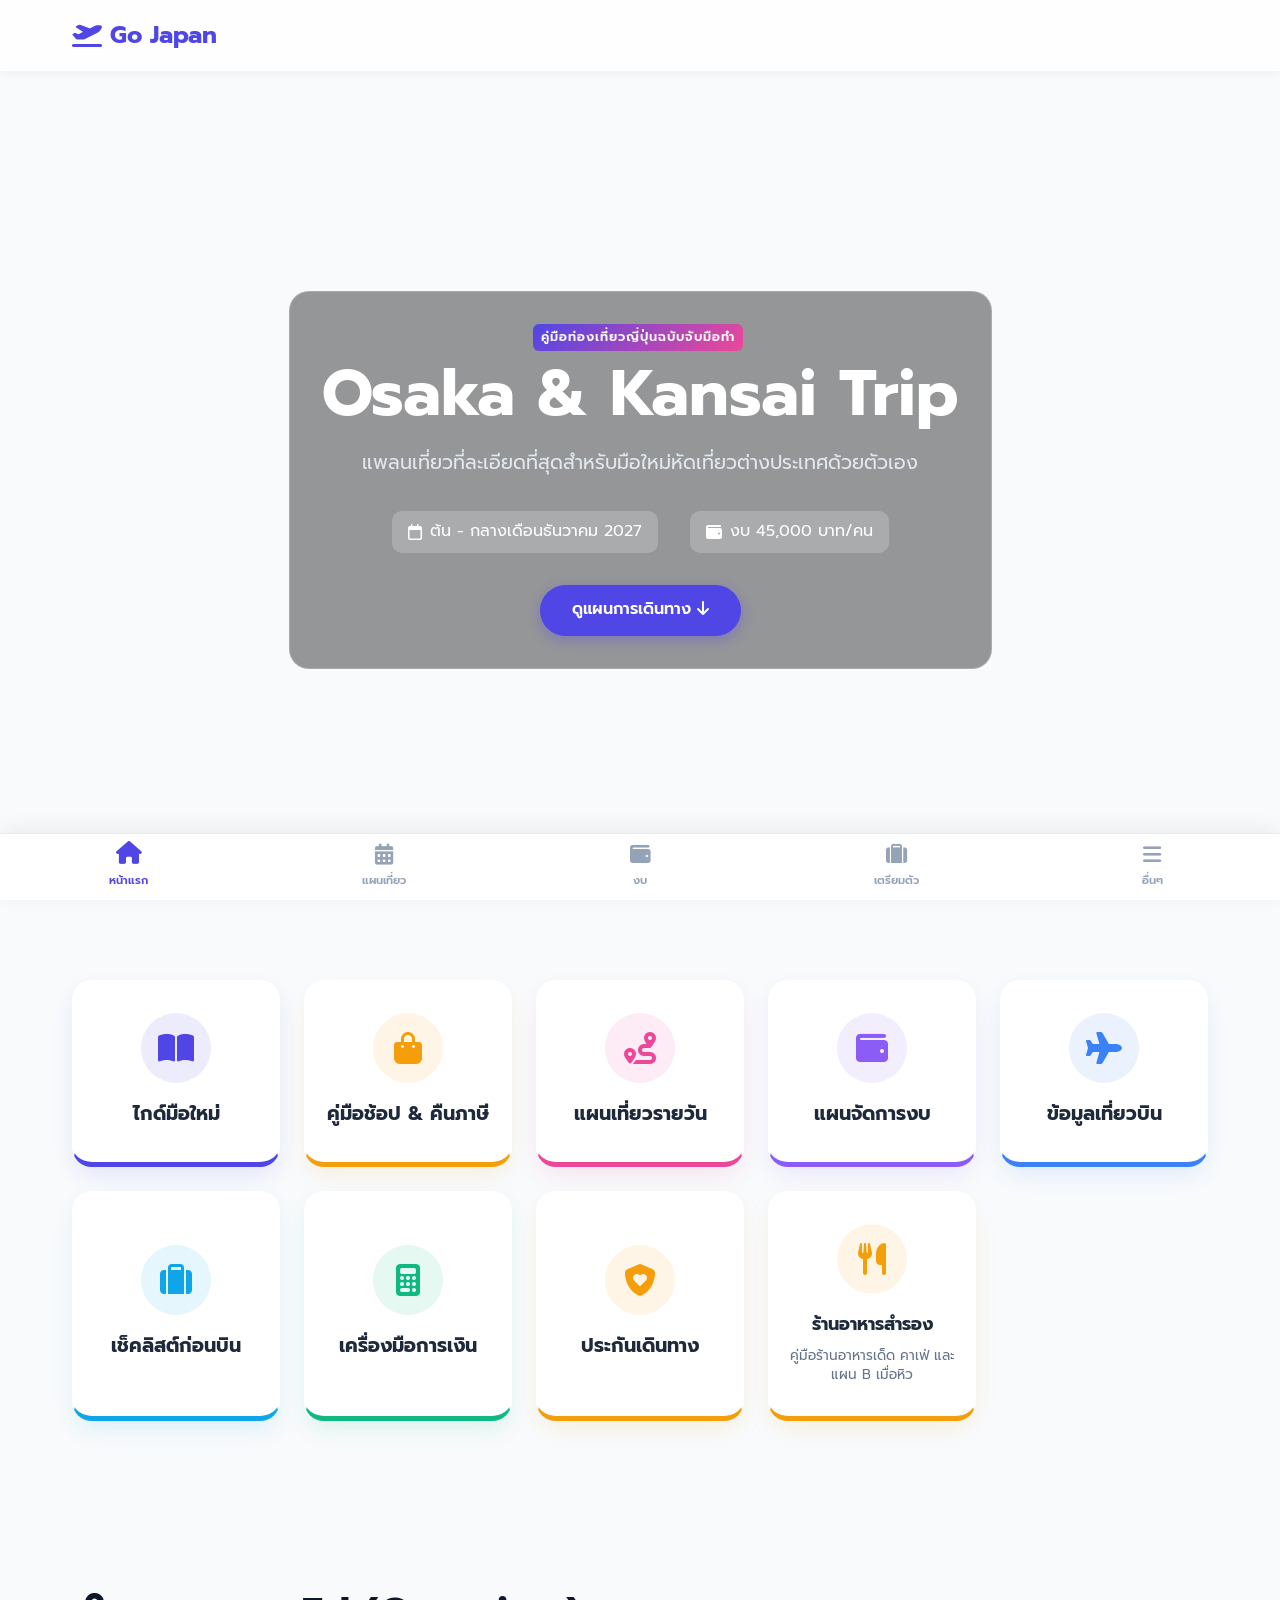
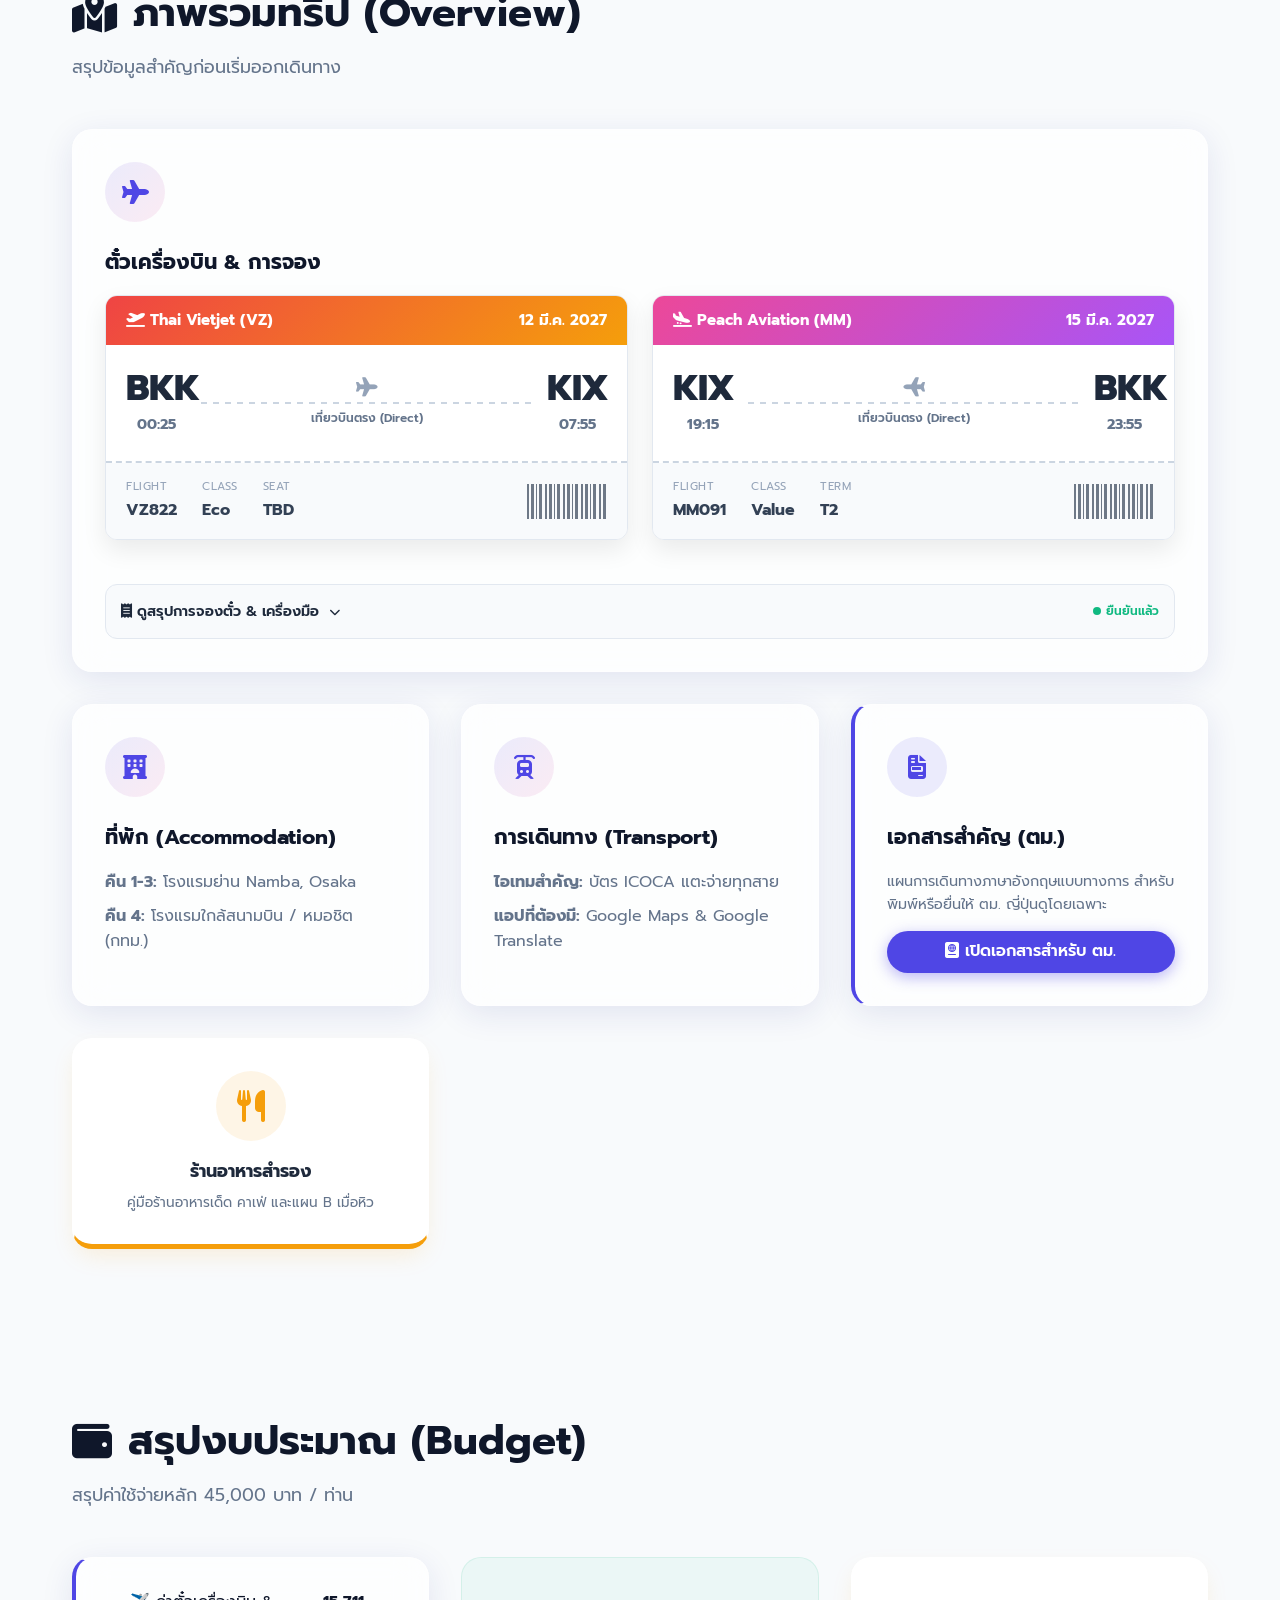
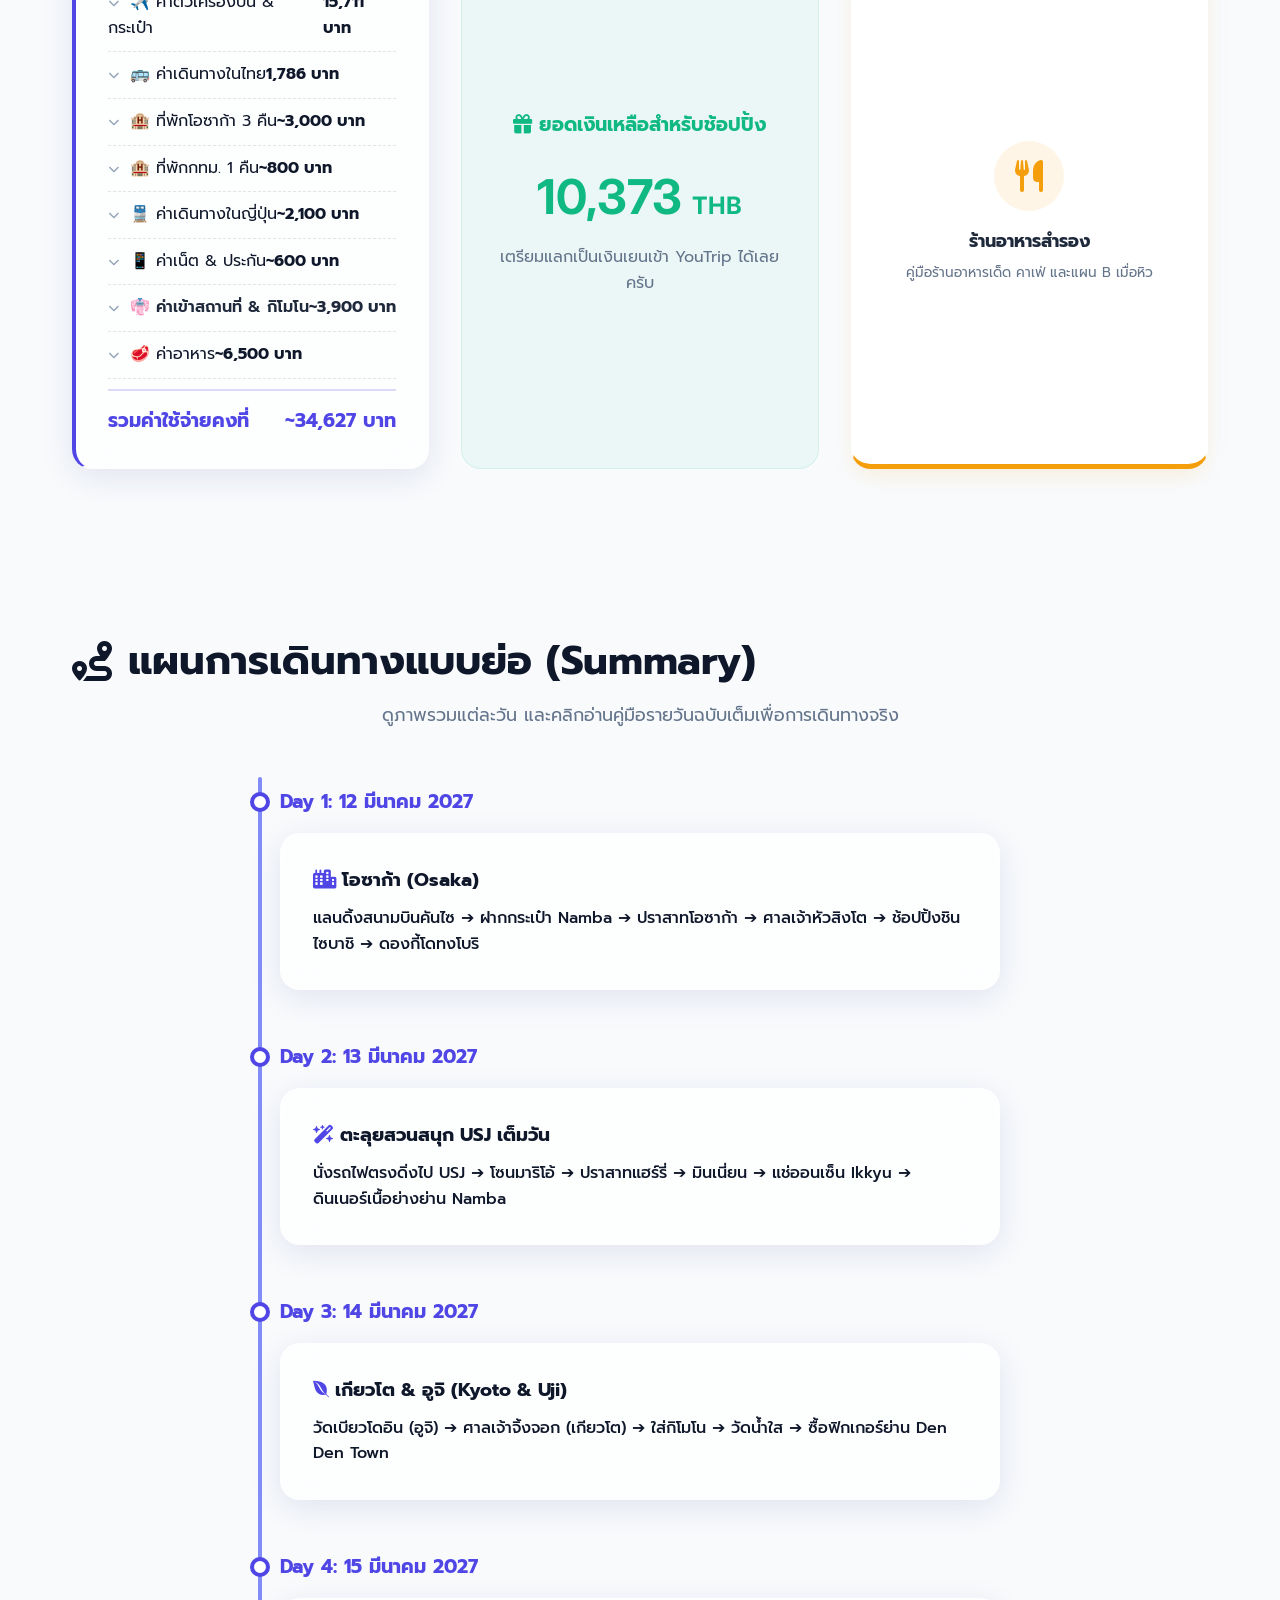
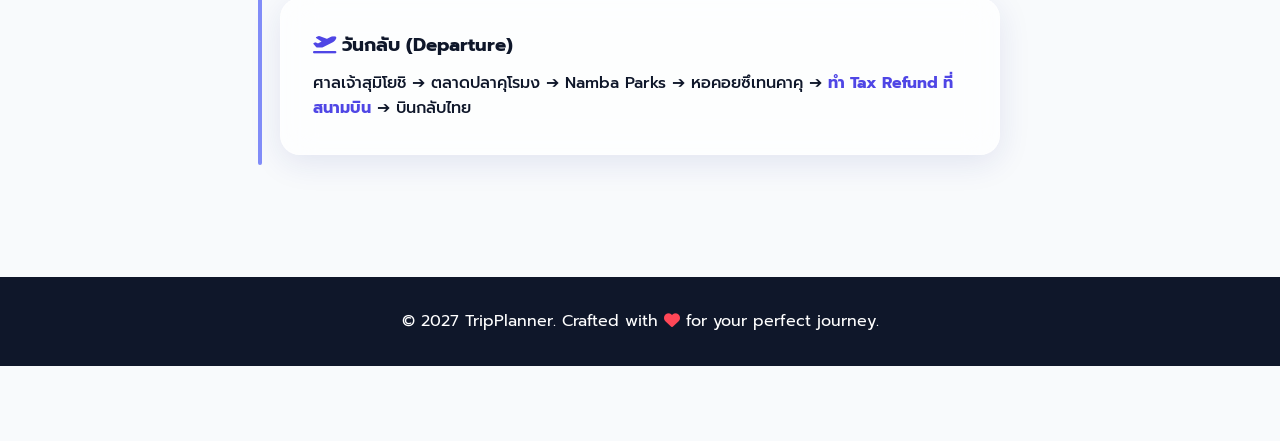
<file: index.html>
<!DOCTYPE html><html lang="th"><head>
    <!-- ป้องกันการแคช (Anti-Caching) -->
    <meta http-equiv="Cache-Control" content="no-cache, no-store, must-revalidate">
    <meta http-equiv="Pragma" content="no-cache">
    <meta http-equiv="Expires" content="0">

    <meta charset="UTF-8">
    <meta name="viewport" content="width=device-width, initial-scale=1.0">
    <title>Osaka Trip 2027 | แพลนเที่ยวโอซาก้าสำหรับมือใหม่</title>
    <link rel="manifest" href="manifest.json">
    <meta name="theme-color" content="#4F46E5">
    <link rel="apple-touch-icon" href="icons/icon-192.png">
    <meta name="apple-mobile-web-app-capable" content="yes">
    <meta name="apple-mobile-web-app-status-bar-style" content="black-translucent">
    <link rel="preconnect" href="https://fonts.googleapis.com">
    <link rel="preconnect" href="https://fonts.gstatic.com" crossorigin="">
    <link href="https://fonts.googleapis.com/css2?family=Inter:wght@300;400;500;600;700&amp;family=Prompt:wght@300;400;500;600;700&amp;display=swap" rel="stylesheet">
    <link rel="stylesheet" href="css/style.css?v=1791030778888">
    <link rel="stylesheet" href="https://cdnjs.cloudflare.com/ajax/libs/font-awesome/6.4.0/css/all.min.css">

<style>
details > summary::-webkit-details-marker {
  display: none;
}
details[open] summary i {
    transform: rotate(180deg);
}
summary i {
    transition: transform 0.2s ease-in-out;
}
</style>
</head>
<body>
    <nav class="navbar">
        <div class="nav-container">
            <a href="index.html" class="logo">
                <i class="fa-solid fa-plane-departure"></i> Go Japan
            </a>
            
        </div>
    </nav>

    <header class="hero">
        <div class="hero-bg"></div>
        <div class="hero-content">
            <span class="badge">คู่มือท่องเที่ยวญี่ปุ่นฉบับจับมือทำ</span>
            <h1 class="hero-title">Osaka &amp; Kansai Trip</h1>
            <p class="hero-subtitle">แพลนเที่ยวที่ละเอียดที่สุดสำหรับมือใหม่หัดเที่ยวต่างประเทศด้วยตัวเอง</p>
            <div class="hero-meta">
                <div class="meta-item">
                    <i class="fa-regular fa-calendar"></i> ต้น - กลางเดือนธันวาคม 2027
                </div>
                <div class="meta-item">
                    <i class="fa-solid fa-wallet"></i> งบ 45,000 บาท/คน
                </div>
            </div>
            <a href="daily_guide.html" class="btn btn-primary">ดูแผนการเดินทาง <i class="fa-solid fa-arrow-down"></i></a>
        </div>
    </header>

    <main>
        <!-- Dashboard Navigation Grid (Added Today) -->
        <section class="section">
            <div class="container">
                <div class="grid" style="grid-template-columns: repeat(auto-fit, minmax(200px, 1fr)); gap: 1.5rem;">
                    <a href="newbie_guide.html" class="glass-card text-center" style="text-decoration: none; display: flex; flex-direction: column; align-items: center; justify-content: center; padding: 2rem 1rem; border-radius: 20px; background: white; border-bottom: 5px solid #4f46e5; box-shadow: 0 10px 25px -5px rgba(79, 70, 229, 0.15); transition: transform 0.2s;">
                        <div style="background: rgba(79, 70, 229, 0.1); width: 70px; height: 70px; border-radius: 50%; display: flex; align-items: center; justify-content: center; margin-bottom: 1rem;">
                            <i class="fa-solid fa-book-open" style="font-size: 2rem; color: #4f46e5;"></i>
                        </div>
                        <h3 style="color: #1e293b; margin: 0; font-size: 1.2rem;">ไกด์มือใหม่</h3>
                    </a>
                    
                    <a href="tax_guide.html" class="glass-card text-center" style="text-decoration: none; display: flex; flex-direction: column; align-items: center; justify-content: center; padding: 2rem 1rem; border-radius: 20px; background: white; border-bottom: 5px solid #f59e0b; box-shadow: 0 10px 25px -5px rgba(245, 158, 11, 0.15); transition: transform 0.2s;">
                        <div style="background: rgba(245, 158, 11, 0.1); width: 70px; height: 70px; border-radius: 50%; display: flex; align-items: center; justify-content: center; margin-bottom: 1rem;">
                            <i class="fa-solid fa-bag-shopping" style="font-size: 2rem; color: #f59e0b;"></i>
                        </div>
                        <h3 style="color: #1e293b; margin: 0; font-size: 1.2rem;">คู่มือช้อป &amp; คืนภาษี</h3>
                    </a>
                    
                    <a href="daily_guide.html" class="glass-card text-center" style="text-decoration: none; display: flex; flex-direction: column; align-items: center; justify-content: center; padding: 2rem 1rem; border-radius: 20px; background: white; border-bottom: 5px solid #ec4899; box-shadow: 0 10px 25px -5px rgba(236, 72, 153, 0.15); transition: transform 0.2s;">
                        <div style="background: rgba(236, 72, 153, 0.1); width: 70px; height: 70px; border-radius: 50%; display: flex; align-items: center; justify-content: center; margin-bottom: 1rem;">
                            <i class="fa-solid fa-route" style="font-size: 2rem; color: #ec4899;"></i>
                        </div>
                        <h3 style="color: #1e293b; margin: 0; font-size: 1.2rem;">แผนเที่ยวรายวัน</h3>
                    </a>
                    <a href="budget_tracker.html" class="glass-card text-center" style="text-decoration: none; display: flex; flex-direction: column; align-items: center; justify-content: center; padding: 2rem 1rem; border-radius: 20px; background: white; border-bottom: 5px solid #8b5cf6; box-shadow: 0 10px 25px -5px rgba(139, 92, 246, 0.15); transition: transform 0.2s;">
                        <div style="background: rgba(139, 92, 246, 0.1); width: 70px; height: 70px; border-radius: 50%; display: flex; align-items: center; justify-content: center; margin-bottom: 1rem;">
                            <i class="fa-solid fa-wallet" style="font-size: 2rem; color: #8b5cf6;"></i>
                        </div>
                        <h3 style="color: #1e293b; margin: 0; font-size: 1.2rem;">แผนจัดการงบ</h3>
                    </a>
                    <a href="flight_tracker.html" class="glass-card text-center" style="text-decoration: none; display: flex; flex-direction: column; align-items: center; justify-content: center; padding: 2rem 1rem; border-radius: 20px; background: white; border-bottom: 5px solid #3b82f6; box-shadow: 0 10px 25px -5px rgba(59, 130, 246, 0.15); transition: transform 0.2s;">
                        <div style="background: rgba(59, 130, 246, 0.1); width: 70px; height: 70px; border-radius: 50%; display: flex; align-items: center; justify-content: center; margin-bottom: 1rem;">
                            <i class="fa-solid fa-plane" style="font-size: 2rem; color: #3b82f6;"></i>
                        </div>
                        <h3 style="color: #1e293b; margin: 0; font-size: 1.2rem;">ข้อมูลเที่ยวบิน</h3>
                    </a>
                    
                    <a href="prep_list.html" class="glass-card text-center" style="text-decoration: none; display: flex; flex-direction: column; align-items: center; justify-content: center; padding: 2rem 1rem; border-radius: 20px; background: white; border-bottom: 5px solid #0ea5e9; box-shadow: 0 10px 25px -5px rgba(14, 165, 233, 0.15); transition: transform 0.2s;">
                        <div style="background: rgba(14, 165, 233, 0.1); width: 70px; height: 70px; border-radius: 50%; display: flex; align-items: center; justify-content: center; margin-bottom: 1rem;">
                            <i class="fa-solid fa-suitcase" style="font-size: 2rem; color: #0ea5e9;"></i>
                        </div>
                        <h3 style="color: #1e293b; margin: 0; font-size: 1.2rem;">เช็คลิสต์ก่อนบิน</h3>
                    </a>
                    
                    <a href="exchange_tracker.html" class="glass-card text-center" style="text-decoration: none; display: flex; flex-direction: column; align-items: center; justify-content: center; padding: 2rem 1rem; border-radius: 20px; background: white; border-bottom: 5px solid #10b981; box-shadow: 0 10px 25px -5px rgba(16, 185, 129, 0.15); transition: transform 0.2s;">
                        <div style="background: rgba(16, 185, 129, 0.1); width: 70px; height: 70px; border-radius: 50%; display: flex; align-items: center; justify-content: center; margin-bottom: 1rem;">
                            <i class="fa-solid fa-calculator" style="font-size: 2rem; color: #10b981;"></i>
                        </div>
                        <h3 style="color: #1e293b; margin: 0; font-size: 1.2rem;">เครื่องมือการเงิน</h3>
                    </a>
                    <a href="insurance_guide.html" class="glass-card text-center" style="text-decoration: none; display: flex; flex-direction: column; align-items: center; justify-content: center; padding: 2rem 1rem; border-radius: 20px; background: white; border-bottom: 5px solid #f59e0b; box-shadow: 0 10px 25px -5px rgba(245, 158, 11, 0.15); transition: transform 0.2s;">
                        <div style="background: rgba(245, 158, 11, 0.1); width: 70px; height: 70px; border-radius: 50%; display: flex; align-items: center; justify-content: center; margin-bottom: 1rem;">
                            <i class="fa-solid fa-shield-heart" style="font-size: 2rem; color: #f59e0b;"></i>
                        </div>
                        <h3 style="color: #1e293b; margin: 0; font-size: 1.2rem;">ประกันเดินทาง</h3>
                    </a>
                
<a href="food_guide.html" class="glass-card text-center" style="text-decoration: none; display: flex; flex-direction: column; align-items: center; justify-content: center; padding: 2rem 1rem; border-radius: 20px; background: white; border-bottom: 5px solid #f59e0b; box-shadow: 0 10px 25px -5px rgba(245, 158, 11, 0.15); transition: transform 0.2s;">
    <div style="background: rgba(245, 158, 11, 0.1); width: 70px; height: 70px; border-radius: 50%; display: flex; align-items: center; justify-content: center; margin-bottom: 1rem;">
        <i class="fa-solid fa-utensils" style="font-size: 2rem; color: #f59e0b;"></i>
    </div>
    <h3 style="color: #1e293b; margin: 0 0 0.5rem 0; font-size: 1.1rem;">ร้านอาหารสำรอง</h3>
    <p style="color: #64748b; margin: 0; font-size: 0.85rem; line-height: 1.4;">คู่มือร้านอาหารเด็ด คาเฟ่ และแผน B เมื่อหิว</p>
</a></div>
            </div>
        </section>

<!-- Section: Overview -->
        <section id="overview" class="section">
            <div class="container">
                <div class="section-header">
                    <h2><i class="fa-solid fa-map-location-dot"></i> ภาพรวมทริป (Overview)</h2>
                    <p>สรุปข้อมูลสำคัญก่อนเริ่มออกเดินทาง</p>
                </div>
                <div class="grid overview-grid">
                    <div class="card glass-card" style="grid-column: 1 / -1;">
                        <div class="card-icon"><i class="fa-solid fa-plane"></i></div>
                        <h3>ตั๋วเครื่องบิน &amp; การจอง</h3>
                        <div style="display: grid; grid-template-columns: repeat(auto-fit, minmax(300px, 1fr)); gap: 1.5rem;">
                            <div>
                        
                        <!-- Flight 1: Outbound -->
                          <div class="boarding-pass">
                              <div class="bp-header vietjet">
                                  <span><i class="fa-solid fa-plane-departure"></i> Thai Vietjet (VZ)</span>
                                  <span>12 มี.ค. 2027</span>
                              </div>
                              <div class="bp-body">
                                  <div class="bp-airport">
                                      <h2>BKK</h2>
                                      <p>00:25</p>
                                  </div>
                                  <div class="bp-route">
                                      <i class="fa-solid fa-plane bp-plane-icon"></i>
                                      <div class="bp-line"></div>
                                      <span class="bp-route-text">เที่ยวบินตรง (Direct)</span>
                                  </div>
                                  <div class="bp-airport">
                                      <h2>KIX</h2>
                                      <p>07:55</p>
                                  </div>
                              </div>
                              <div class="bp-footer">
                                  <div class="bp-details">
                                      <div class="bp-detail-item">
                                          <span>Flight</span>
                                          <strong>VZ822</strong>
                                      </div>
                                      <div class="bp-detail-item">
                                          <span>Class</span>
                                          <strong>Eco</strong>
                                      </div>
                                      <div class="bp-detail-item">
                                          <span>Seat</span>
                                          <strong>TBD</strong>
                                      </div>
                                  </div>
                                  <div class="bp-barcode"></div>
                              </div>
                          </div>
                        </div><div>
                        <!-- Flight 2: Inbound -->
                          <div class="boarding-pass">
                              <div class="bp-header peach">
                                  <span><i class="fa-solid fa-plane-arrival"></i> Peach Aviation (MM)</span>
                                  <span>15 มี.ค. 2027</span>
                              </div>
                              <div class="bp-body">
                                  <div class="bp-airport">
                                      <h2>KIX</h2>
                                      <p>19:15</p>
                                  </div>
                                  <div class="bp-route">
                                      <i class="fa-solid fa-plane bp-plane-icon" style="transform: scaleX(-1);"></i>
                                      <div class="bp-line"></div>
                                      <span class="bp-route-text">เที่ยวบินตรง (Direct)</span>
                                  </div>
                                  <div class="bp-airport">
                                      <h2>BKK</h2>
                                      <p>23:55</p>
                                  </div>
                              </div>
                              <div class="bp-footer">
                                  <div class="bp-details">
                                      <div class="bp-detail-item">
                                          <span>Flight</span>
                                          <strong>MM091</strong>
                                      </div>
                                      <div class="bp-detail-item">
                                          <span>Class</span>
                                          <strong>Value</strong>
                                      </div>
                                      <div class="bp-detail-item">
                                          <span>Term</span>
                                          <strong>T2</strong>
                                      </div>
                                  </div>
                                  <div class="bp-barcode"></div>
                              </div>
                          </div>

                        </div>
                        </div>
                        <!-- Flight Booking Breakdown -->
                        <details class="price-tracker" style="margin-top: 1.5rem; background: #f8fafc; border: 1px solid #e2e8f0; border-radius: 12px; position: relative; overflow: hidden; cursor: pointer;">
                            <summary style="padding: 15px; display: flex; justify-content: space-between; align-items: center; list-style: none; outline: none;">
                                <span style="font-size: 0.9rem; color: #1e293b; font-weight: 600;"><i class="fa-solid fa-receipt"></i> ดูสรุปการจองตั๋ว &amp; เครื่องมือ <i class="fa-solid fa-chevron-down" style="font-size: 0.7rem; margin-left: 5px;"></i></span>
                                <span class="pulse-dot" style="display: flex; align-items: center; gap: 5px; font-size: 0.75rem; color: #10b981; font-weight: 600;">
                                    <span style="width: 8px; height: 8px; background: #10b981; border-radius: 50%; display: inline-block;"></span>
                                    ยืนยันแล้ว
                                </span>
                            </summary>
                            
                            <div style="padding: 0 15px 15px 15px; border-top: 1px dashed #cbd5e1; cursor: default;">
                                <ul style="list-style: none; padding: 0; margin: 15px 0 0 0; font-size: 0.85rem; color: #475569;">
                                <li style="display: flex; justify-content: space-between; margin-bottom: 8px;">
                                    <span>ค่าโดยสารผู้ใหญ่ x2</span>
                                    <span>26,659.88 ฿</span>
                                </li>
                                <li style="display: flex; justify-content: space-between; margin-bottom: 8px; color: #10b981;">
                                    <span>ส่วนลด Gother x2</span>
                                    <span>-1,068.00 ฿</span>
                                </li>
                                <li style="display: flex; justify-content: space-between; margin-bottom: 8px;">
                                    <span>สัมภาระ (15kg และ 20kg อย่างละ 2)</span>
                                    <span>5,310.00 ฿</span>
                                </li>
                                <li style="display: flex; justify-content: space-between; margin-bottom: 8px; border-bottom: 1px dashed #cbd5e1; padding-bottom: 12px;">
                                    <span>เลือกที่นั่ง x2</span>
                                    <span>480.00 ฿</span>
                                </li>
                                <li style="display: flex; justify-content: space-between; margin-top: 12px; font-weight: 700; font-size: 1.1rem; color: var(--dark);">
                                    <span>ราคารวมทั้งหมด</span>
                                    <span>31,421.88 ฿</span>
                                </li>
                                <li style="display: flex; justify-content: space-between; margin-top: 5px; font-weight: 600; font-size: 0.95rem; color: #4f46e5; background: rgba(79, 70, 229, 0.1); padding: 5px 10px; border-radius: 6px; margin-left: -10px; margin-right: -10px;">
                                    <span>ตกคนละ (เฉลี่ย)</span>
                                    <span>15,710.94 ฿</span>
                                </li>
                            </ul>
                            
                            <a href="https://www.google.com/travel/flights/booking?tfs=[base64]&amp;tfu=CmhDalJJU0RVMFZXaEVUMUo0WTI5QlJYUTFXVUZDUnkwdExTMHRMUzB0TFMxemJXUmxPRUZCUVVGQlIzQTRhSHBCU1RSTVExbEJFZ0V3R2dzSXBzb0JFQUFhQTFSSVFqZ1hjSUxrQkE9PRIGCAAQABgA&amp;hl=th&amp;gl=TH" target="_blank" class="btn btn-primary" style="width: 100%; text-align: center; font-size: 0.95rem; display: flex; justify-content: center; align-items: center; gap: 10px; background: #ea4335; border: none; margin-top: 15px;">
                                <i class="fa-brands fa-google"></i> ติดตามไฟลต์นี้บน Google Flights
                            </a>
                            <a href="flight_tracker.html" class="btn btn-primary" style="width: 100%; text-align: center; font-size: 0.95rem; display: flex; justify-content: center; align-items: center; gap: 10px; background: #3b82f6; border: none; margin-top: 10px;">
                                <i class="fa-solid fa-chart-line"></i> สมุดจดและดูกราฟราคาตั๋ว
                            </a>
                            </div>
                        </details>
                    </div>
                    <div class="card glass-card">
                        <div class="card-icon"><i class="fa-solid fa-hotel"></i></div>
                        <h3>ที่พัก (Accommodation)</h3>
                        <p><strong>คืน 1-3:</strong> โรงแรมย่าน Namba, Osaka</p>
                        <p><strong>คืน 4:</strong> โรงแรมใกล้สนามบิน / หมอชิต (กทม.)</p>
                    </div>
                    <div class="card glass-card">
                        <div class="card-icon"><i class="fa-solid fa-train-tram"></i></div>
                        <h3>การเดินทาง (Transport)</h3>
                        <p><strong>ไอเทมสำคัญ:</strong> บัตร ICOCA แตะจ่ายทุกสาย</p>
                        <p><strong>แอปที่ต้องมี:</strong> Google Maps &amp; Google Translate</p>
                    </div>
                    <div class="card glass-card" style="border-left: 4px solid var(--primary);">
                        <div class="card-icon" style="background: rgba(79, 70, 229, 0.1);"><i class="fa-solid fa-file-invoice"></i></div>
                        <h3>เอกสารสำคัญ (ตม.)</h3>
                        <p style="font-size: 0.9rem; margin-bottom: 15px;">แผนการเดินทางภาษาอังกฤษแบบทางการ สำหรับพิมพ์หรือยื่นให้ ตม. ญี่ปุ่นดูโดยเฉพาะ</p>
                        <a href="immigration_en.html" class="btn btn-primary" style="width: 100%; text-align: center; padding: 0.5rem;"><i class="fa-solid fa-passport"></i> เปิดเอกสารสำหรับ ตม.</a>
                    </div>
                
<a href="food_guide.html" class="glass-card text-center" style="text-decoration: none; display: flex; flex-direction: column; align-items: center; justify-content: center; padding: 2rem 1rem; border-radius: 20px; background: white; border-bottom: 5px solid #f59e0b; box-shadow: 0 10px 25px -5px rgba(245, 158, 11, 0.15); transition: transform 0.2s;">
    <div style="background: rgba(245, 158, 11, 0.1); width: 70px; height: 70px; border-radius: 50%; display: flex; align-items: center; justify-content: center; margin-bottom: 1rem;">
        <i class="fa-solid fa-utensils" style="font-size: 2rem; color: #f59e0b;"></i>
    </div>
    <h3 style="color: #1e293b; margin: 0 0 0.5rem 0; font-size: 1.1rem;">ร้านอาหารสำรอง</h3>
    <p style="color: #64748b; margin: 0; font-size: 0.85rem; line-height: 1.4;">คู่มือร้านอาหารเด็ด คาเฟ่ และแผน B เมื่อหิว</p>
</a></div>
            </div>
        </section>

        <!-- Section: Budget (Added Today) -->
        <section id="budget" class="section section-alt" style="background-color: transparent;">
            <div class="container">
                <div class="section-header">
                    <h2><i class="fa-solid fa-wallet"></i> สรุปงบประมาณ (Budget)</h2>
                    <p>สรุปค่าใช้จ่ายหลัก 45,000 บาท / ท่าน</p>
                </div>
                <div class="grid" style="grid-template-columns: repeat(auto-fit, minmax(300px, 1fr)); gap: 2rem;">
                    <div class="glass-card" style="border-left: 4px solid #4f46e5;">
                        <ul class="activity-list" style="list-style: none; padding: 0;">
                            <!-- Item 1 -->
                            <li style="border-bottom: 1px dashed rgba(0,0,0,0.1); padding-bottom: 10px; margin-bottom: 10px;">
                                <details style="cursor: pointer;">
                                    <summary style="display:flex; justify-content:space-between; list-style: none; outline: none; transition: color 0.2s;" onmouseover="this.style.color='var(--primary)'" onmouseout="this.style.color=''">
                                        <span><i class="fa-solid fa-chevron-down" style="font-size: 0.7rem; color: #94a3b8; margin-right: 5px;"></i> ✈️ ค่าตั๋วเครื่องบิน &amp; กระเป๋า</span><strong>15,711 บาท</strong>
                                    </summary>
                                    <ul style="list-style: none; padding-left: 1.5rem; margin-top: 10px; font-size: 0.85rem; color: #64748b;">
                                        <li style="display:flex; justify-content:space-between; margin-bottom: 5px;"><span>ค่าโดยสารไป-กลับ</span><span>13,330 บาท</span></li>
                                        <li style="display:flex; justify-content:space-between; margin-bottom: 5px;"><span>น้ำหนักกระเป๋า (ขาไป 15kg, กลับ 20kg)</span><span>2,655 บาท</span></li>
                                        <li style="display:flex; justify-content:space-between; margin-bottom: 5px;"><span>ค่าเลือกที่นั่ง (ขากลับ)</span><span>240 บาท</span></li>
                                        <li style="display:flex; justify-content:space-between; margin-bottom: 5px;"><span>ส่วนลด Gother</span><span style="color: #10b981;">-514 บาท</span></li>
                                    </ul>
                                </details>
                            </li>

                            <!-- Item 2 -->
                            <li style="border-bottom: 1px dashed rgba(0,0,0,0.1); padding-bottom: 10px; margin-bottom: 10px;">
                                <details style="cursor: pointer;">
                                    <summary style="display:flex; justify-content:space-between; list-style: none; outline: none; transition: color 0.2s;" onmouseover="this.style.color='var(--primary)'" onmouseout="this.style.color=''">
                                        <span><i class="fa-solid fa-chevron-down" style="font-size: 0.7rem; color: #94a3b8; margin-right: 5px;"></i> 🚌 ค่าเดินทางในไทย</span><strong>1,786 บาท</strong>
                                    </summary>
                                    <ul style="list-style: none; padding-left: 1.5rem; margin-top: 10px; font-size: 0.85rem; color: #64748b;">
                                        <li style="display:flex; justify-content:space-between; margin-bottom: 5px;"><span>รถทัวร์ แพร่ - กรุงเทพฯ (ไป-กลับ)</span><span>~1,300 บาท</span></li>
                                        <li style="display:flex; justify-content:space-between; margin-bottom: 5px;"><span>รถไฟฟ้า/แท็กซี่ ไป-กลับสนามบิน</span><span>~486 บาท</span></li>
                                    </ul>
                                </details>
                            </li>

                            <!-- Item 4 -->
                            <li style="border-bottom: 1px dashed rgba(0,0,0,0.1); padding-bottom: 10px; margin-bottom: 10px;">
                                <details style="cursor: pointer;">
                                    <summary style="display:flex; justify-content:space-between; list-style: none; outline: none; transition: color 0.2s;" onmouseover="this.style.color='var(--primary)'" onmouseout="this.style.color=''">
                                        <span><i class="fa-solid fa-chevron-down" style="font-size: 0.7rem; color: #94a3b8; margin-right: 5px;"></i> 🏨 ที่พักโอซาก้า 3 คืน</span><strong>~3,000 บาท</strong>
                                    </summary>
                                    <ul style="list-style: none; padding-left: 1.5rem; margin-top: 10px; font-size: 0.85rem; color: #64748b;">
                                        <li style="display:flex; justify-content:space-between; margin-bottom: 5px;"><span>โรงแรมย่าน Namba/Dotonbori</span><span>คืนละ ~1,000 บ./คน</span></li>
                                        <li style="display:flex; justify-content:space-between; margin-bottom: 5px; color: #f59e0b; font-size: 0.75rem;"><i class="fa-solid fa-circle-info"></i> จองผ่าน Agoda ล่วงหน้า 2-3 เดือนจะได้ราคาดี</li>
                                    </ul>
                                </details>
                            </li>

                            <!-- Item 5 -->
                            <li style="border-bottom: 1px dashed rgba(0,0,0,0.1); padding-bottom: 10px; margin-bottom: 10px;">
                                <details style="cursor: pointer;">
                                    <summary style="display:flex; justify-content:space-between; list-style: none; outline: none; transition: color 0.2s;" onmouseover="this.style.color='var(--primary)'" onmouseout="this.style.color=''">
                                        <span><i class="fa-solid fa-chevron-down" style="font-size: 0.7rem; color: #94a3b8; margin-right: 5px;"></i> 🏨 ที่พักกทม. 1 คืน</span><strong>~800 บาท</strong>
                                    </summary>
                                    <ul style="list-style: none; padding-left: 1.5rem; margin-top: 10px; font-size: 0.85rem; color: #64748b;">
                                        <li style="display:flex; justify-content:space-between; margin-bottom: 5px;"><span>ที่พักใกล้สนามบินสุวรรณภูมิ (ขากลับ)</span><span>~800 บ./คน</span></li>
                                    </ul>
                                </details>
                            </li>

                            <!-- Item 6 -->
                            <li style="border-bottom: 1px dashed rgba(0,0,0,0.1); padding-bottom: 10px; margin-bottom: 10px;">
                                <details style="cursor: pointer;">
                                    <summary style="display:flex; justify-content:space-between; list-style: none; outline: none; transition: color 0.2s;" onmouseover="this.style.color='var(--primary)'" onmouseout="this.style.color=''">
                                        <span><i class="fa-solid fa-chevron-down" style="font-size: 0.7rem; color: #94a3b8; margin-right: 5px;"></i> 🚆 ค่าเดินทางในญี่ปุ่น</span><strong>~2,100 บาท</strong>
                                    </summary>
                                    <ul style="list-style: none; padding-left: 1.5rem; margin-top: 10px; font-size: 0.85rem; color: #64748b;">
                                        <li style="display:flex; justify-content:space-between; margin-bottom: 5px;"><span>ค่ามัดจำ + เติมเงินบัตร ICOCA</span><span>~1,500 บาท</span></li>
                                        <li style="display:flex; justify-content:space-between; margin-bottom: 5px;"><span>ตั๋วรถไฟเข้าเมือง Nankai Airport</span><span>~250 บาท</span></li>
                                    </ul>
                                </details>
                            </li>

                            <!-- Item 7 -->
                            <li style="border-bottom: 1px dashed rgba(0,0,0,0.1); padding-bottom: 10px; margin-bottom: 10px;">
                                <details style="cursor: pointer;">
                                    <summary style="display:flex; justify-content:space-between; list-style: none; outline: none; transition: color 0.2s;" onmouseover="this.style.color='var(--primary)'" onmouseout="this.style.color=''">
                                        <span><i class="fa-solid fa-chevron-down" style="font-size: 0.7rem; color: #94a3b8; margin-right: 5px;"></i> 📱 ค่าเน็ต &amp; ประกัน</span><strong>~600 บาท</strong>
                                    </summary>
                                    <ul style="list-style: none; padding-left: 1.5rem; margin-top: 10px; font-size: 0.85rem; color: #64748b;">
                                        <li style="display:flex; justify-content:space-between; margin-bottom: 5px;"><span>แพ็กเกจ eSIM 5 วัน (เน็ตไม่อั้น)</span><span>~399 บาท</span></li>
                                        <li style="display:flex; justify-content:space-between; margin-bottom: 5px;"><span>ประกันเดินทาง Sompo (กันไฟลต์ดีเลย์)</span><span>~200 บาท</span></li>
                                    </ul>
                                </details>
                            </li>

                            <!-- Item 8 -->
                            <li style="border-bottom: 1px dashed rgba(0,0,0,0.1); padding-bottom: 10px; margin-bottom: 10px;">
                                <details style="cursor: pointer;">
                                    <summary style="display:flex; justify-content:space-between; cursor:pointer; font-weight: 600; color: #1e293b;">
                                        <span><i class="fa-solid fa-chevron-down" style="font-size: 0.7rem; color: #94a3b8; margin-right: 5px;"></i> 👘 ค่าเข้าสถานที่ &amp; กิโมโน</span><strong>~3,900 บาท</strong>
                                    </summary>
                                    <ul style="list-style: none; padding-left: 1.5rem; margin-top: 10px; font-size: 0.85rem; color: #64748b;">
                                        <li style="display:flex; justify-content:space-between; margin-bottom: 5px;"><span>ตั๋วเข้า USJ (ซื้อล่วงหน้าผ่านแอป)</span><span>~2,000 บาท</span></li>
                                        <li style="display:flex; justify-content:space-between; margin-bottom: 5px;"><span>ค่าเช่าชุดกิโมโนพร้อมทำผม (เกียวโต)</span><span>~1,500 บาท</span></li>
                                        <li style="display:flex; justify-content:space-between; margin-bottom: 5px;"><span>ค่าเข้าปราสาทโอซาก้า / วัดน้ำใส</span><span>~400 บาท</span></li>
                                    </ul>
                                </details>
                            </li>

                            <!-- Item 9 -->
                            <li style="border-bottom: 1px dashed rgba(0,0,0,0.1); padding-bottom: 10px; margin-bottom: 10px;">
                                <details style="cursor: pointer;">
                                    <summary style="display:flex; justify-content:space-between; list-style: none; outline: none; transition: color 0.2s;" onmouseover="this.style.color='var(--primary)'" onmouseout="this.style.color=''">
                                        <span><i class="fa-solid fa-chevron-down" style="font-size: 0.7rem; color: #94a3b8; margin-right: 5px;"></i> 🥩 ค่าอาหาร</span><strong>~6,500 บาท</strong>
                                    </summary>
                                    <ul style="list-style: none; padding-left: 1.5rem; margin-top: 10px; font-size: 0.85rem; color: #64748b;">
                                        <li style="display:flex; justify-content:space-between; margin-bottom: 5px;"><span>ค่ากินจิปาถะ &amp; สตรีทฟู้ด (เฉลี่ยวันละ 1,200)</span><span>~4,800 บาท</span></li>
                                        <li style="display:flex; justify-content:space-between; margin-bottom: 5px;"><span>เผื่อมื้อพิเศษ (เช่น ยากินิคุเนื้อวากิว)</span><span>~1,700 บาท</span></li>
                                    </ul>
                                </details>
                            </li>

                            <li style="padding-top: 15px; margin-top: 10px; color: #4f46e5; font-size: 1.2rem; font-weight: 700; display:flex; justify-content:space-between; border-top: 2px solid rgba(79, 70, 229, 0.2);">
                                    <span>รวมค่าใช้จ่ายคงที่</span><strong>~34,627 บาท</strong>
                            </li>
                        </ul>
                    </div>
                    
                    <div style="background: rgba(16, 185, 129, 0.05); padding: 2rem; border-radius: 20px; display: flex; flex-direction: column; justify-content: center; align-items: center; text-align: center; border: 1px solid rgba(16, 185, 129, 0.1);">
                        <h3 style="color: #10b981; margin-bottom: 0.5rem; font-size: 1.2rem;"><i class="fa-solid fa-gift"></i> ยอดเงินเหลือสำหรับช้อปปิ้ง</h3>
                        <p style="font-size: 3rem; font-weight: 700; color: #10b981; margin: 10px 0; font-family: 'Inter', sans-serif;">10,373 <span style="font-size: 1.5rem">THB</span></p>
                        <p style="font-size: 1rem; color: #64748b; margin-bottom: 20px;">เตรียมแลกเป็นเงินเยนเข้า YouTrip ได้เลยครับ</p>
                    </div>
                
<a href="food_guide.html" class="glass-card text-center" style="text-decoration: none; display: flex; flex-direction: column; align-items: center; justify-content: center; padding: 2rem 1rem; border-radius: 20px; background: white; border-bottom: 5px solid #f59e0b; box-shadow: 0 10px 25px -5px rgba(245, 158, 11, 0.15); transition: transform 0.2s;">
    <div style="background: rgba(245, 158, 11, 0.1); width: 70px; height: 70px; border-radius: 50%; display: flex; align-items: center; justify-content: center; margin-bottom: 1rem;">
        <i class="fa-solid fa-utensils" style="font-size: 2rem; color: #f59e0b;"></i>
    </div>
    <h3 style="color: #1e293b; margin: 0 0 0.5rem 0; font-size: 1.1rem;">ร้านอาหารสำรอง</h3>
    <p style="color: #64748b; margin: 0; font-size: 0.85rem; line-height: 1.4;">คู่มือร้านอาหารเด็ด คาเฟ่ และแผน B เมื่อหิว</p>
</a></div>
            </div>
        </section>

        <!-- Section: Itinerary -->
        <section id="itinerary" class="section">
            <div class="container">
                <div class="section-header text-center">
                    <h2><i class="fa-solid fa-route"></i> แผนการเดินทางแบบย่อ (Summary)</h2>
                    <p>ดูภาพรวมแต่ละวัน และคลิกอ่านคู่มือรายวันฉบับเต็มเพื่อการเดินทางจริง</p>
                </div>
                
                                <div class="timeline" style="margin-bottom: 2rem;">
                    <!-- Day 1 -->
                    <div class="timeline-item">
                        <div class="timeline-dot"></div>
                        <div class="timeline-date">Day 1: 12 มีนาคม 2027</div>
                        <a href="daily_guide.html#day1" class="glass-card" style="display: block; text-decoration: none;">
                            <h3 style="color: var(--dark); margin-bottom: 10px;"><i class="fa-solid fa-city" style="color: var(--primary);"></i> โอซาก้า (Osaka)</h3>
                            <p style="color: var(--text-muted); font-weight: 500;">แลนดิ้งสนามบินคันไซ ➔ ฝากกระเป๋า Namba ➔ ปราสาทโอซาก้า ➔ ศาลเจ้าหัวสิงโต ➔ ช้อปปิ้งชินไซบาชิ ➔ ดองกี้โดทงโบริ</p>
                        </a>
                    </div>
                    
                    <!-- Day 2 -->
                    <div class="timeline-item">
                        <div class="timeline-dot"></div>
                        <div class="timeline-date">Day 2: 13 มีนาคม 2027</div>
                        <a href="daily_guide.html#day2" class="glass-card" style="display: block; text-decoration: none;">
                            <h3 style="color: var(--dark); margin-bottom: 10px;"><i class="fa-solid fa-wand-magic-sparkles" style="color: var(--primary);"></i> ตะลุยสวนสนุก USJ เต็มวัน</h3>
                            <p style="color: var(--text-muted); font-weight: 500;">นั่งรถไฟตรงดิ่งไป USJ ➔ โซนมาริโอ้ ➔ ปราสาทแฮร์รี่ ➔ มินเนี่ยน ➔ แช่ออนเซ็น Ikkyu ➔ ดินเนอร์เนื้อย่างย่าน Namba</p>
                        </a>
                    </div>
                    
                    <!-- Day 3 -->
                    <div class="timeline-item">
                        <div class="timeline-dot"></div>
                        <div class="timeline-date">Day 3: 14 มีนาคม 2027</div>
                        <a href="daily_guide.html#day3" class="glass-card" style="display: block; text-decoration: none;">
                            <h3 style="color: var(--dark); margin-bottom: 10px;"><i class="fa-brands fa-envira" style="color: var(--primary);"></i> เกียวโต &amp; อูจิ (Kyoto &amp; Uji)</h3>
                            <p style="color: var(--text-muted); font-weight: 500;">วัดเบียวโดอิน (อูจิ) ➔ ศาลเจ้าจิ้งจอก (เกียวโต) ➔ ใส่กิโมโน ➔ วัดน้ำใส ➔ ซื้อฟิกเกอร์ย่าน Den Den Town</p>
                        </a>
                    </div>
                    
                    <!-- Day 4 -->
                    <div class="timeline-item">
                        <div class="timeline-dot"></div>
                        <div class="timeline-date">Day 4: 15 มีนาคม 2027</div>
                        <a href="daily_guide.html#day4" class="glass-card" style="display: block; text-decoration: none;">
                            <h3 style="color: var(--dark); margin-bottom: 10px;"><i class="fa-solid fa-plane-departure" style="color: var(--primary);"></i> วันกลับ (Departure)</h3>
                            <p style="color: var(--text-muted); font-weight: 500;">ศาลเจ้าสุมิโยชิ ➔ ตลาดปลาคุโรมง ➔ Namba Parks ➔ หอคอยซึเทนคาคุ ➔ <strong style="color: var(--primary);">ทำ Tax Refund ที่สนามบิน</strong> ➔ บินกลับไทย</p>
                        </a>
                    </div>
                </div>
            </div>
        </section>
        
        

    </main>

    <footer>
        <div class="container">
            <p>© 2027 TripPlanner. Crafted with <i class="fa-solid fa-heart" style="color: #ff4757;"></i> for your perfect journey.</p>
        </div>
    </footer>
    <script src="js/script.js"></script>

    
    <!-- Bottom Navigation Bar -->
    <nav class="bottom-nav">
        <a href="index.html" class="nav-item" id="nav-home">
            <i class="fa-solid fa-house"></i>
            <span>หน้าแรก</span>
        </a>
        <a href="daily_guide.html" class="nav-item" id="nav-plan">
            <i class="fa-solid fa-calendar-days"></i>
            <span>แผนเที่ยว</span>
        </a>
        <a href="budget_tracker.html" class="nav-item" id="nav-budget">
            <i class="fa-solid fa-wallet"></i>
            <span>งบ</span>
        </a>
        <a href="prep_list.html" class="nav-item" id="nav-prep">
            <i class="fa-solid fa-suitcase"></i>
            <span>เตรียมตัว</span>
        </a>
        <a href="menu.html" class="nav-item" id="nav-menu">
            <i class="fa-solid fa-bars"></i>
            <span>อื่นๆ</span>
        </a>
    </nav>
    <script>
        // Highlight active nav item
        document.addEventListener('DOMContentLoaded', () => {
            const path = window.location.pathname;
            const page = path.split('/').pop() || 'index.html';
            
            if (page === 'index.html') {
                document.getElementById('nav-home')?.classList.add('active');
            } else if (page === 'daily_guide.html') {
                document.getElementById('nav-plan')?.classList.add('active');
            } else if (page === 'budget_tracker.html' || page === 'exchange_tracker.html') {
                document.getElementById('nav-budget')?.classList.add('active');
            } else if (page === 'prep_list.html') {
                document.getElementById('nav-prep')?.classList.add('active');
            } else if (['menu.html', 'newbie_guide.html', 'tax_guide.html', 'insurance_guide.html', 'immigration_en.html'].includes(page)) {
                document.getElementById('nav-menu')?.classList.add('active');
            }
        });
    </script>
</body></html>
</file>
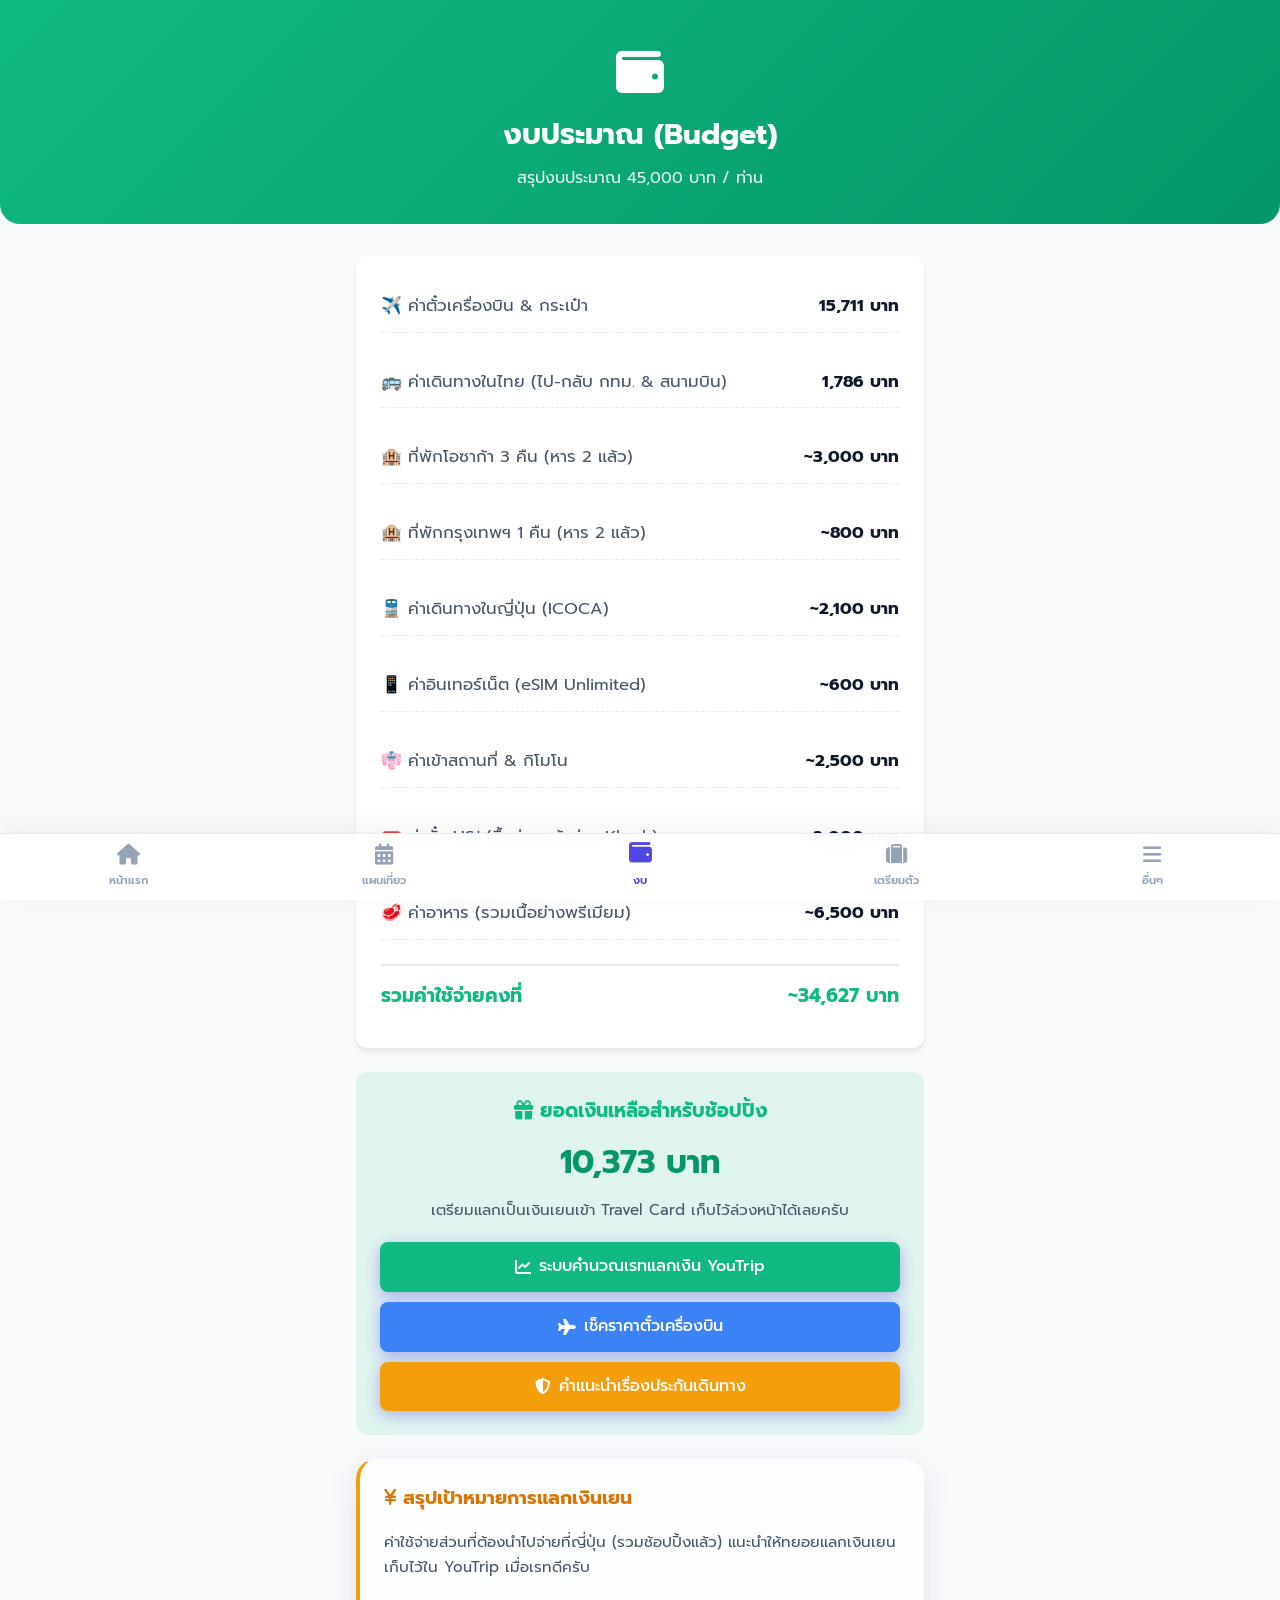
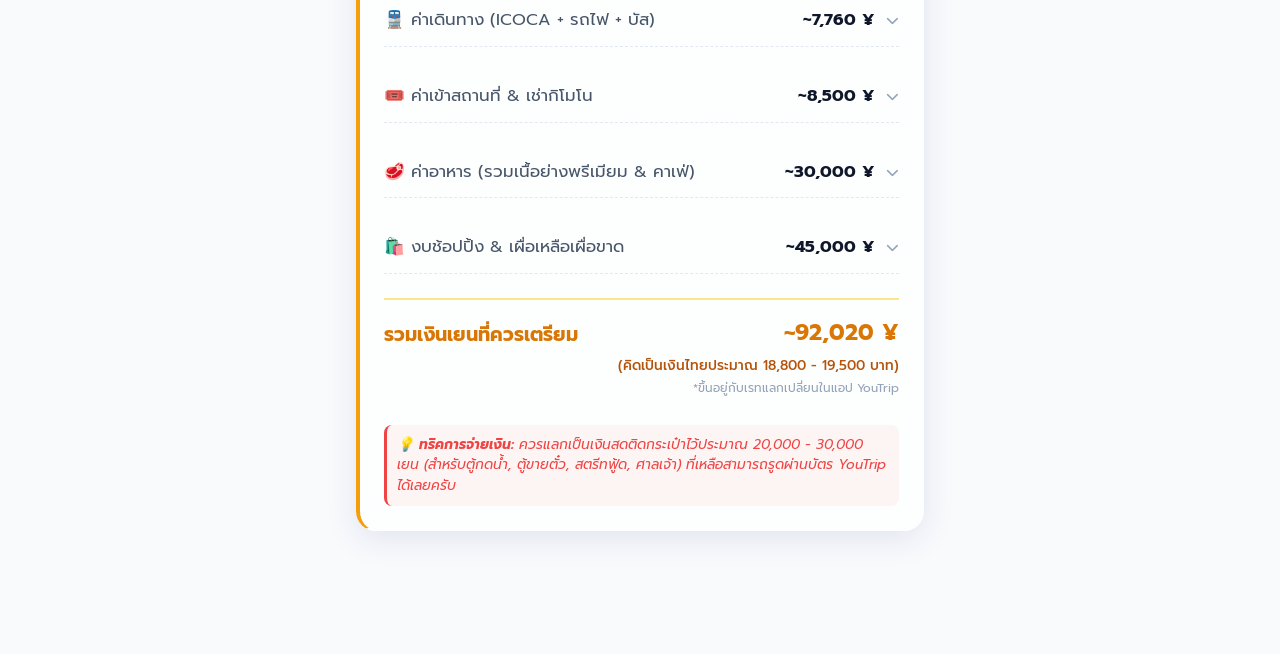
<file: budget_tracker.html>
<!DOCTYPE html>
<html lang="th">
<head>
    <!-- ป้องกันการแคช (Anti-Caching) -->
    <meta http-equiv="Cache-Control" content="no-cache, no-store, must-revalidate">
    <meta http-equiv="Pragma" content="no-cache">
    <meta http-equiv="Expires" content="0">

    <meta charset="UTF-8">
    <meta name="viewport" content="width=device-width, initial-scale=1.0">
    <title>Budget & Finance | งบประมาณและการเงิน</title>
    <link rel="stylesheet" href="css/style.css?v=1791030778888">
    <link href="https://fonts.googleapis.com/css2?family=Inter:wght@300;400;500;600;700&family=Prompt:wght@300;400;500;600;700&display=swap" rel="stylesheet">
    <link rel="stylesheet" href="https://cdnjs.cloudflare.com/ajax/libs/font-awesome/6.4.0/css/all.min.css">
    <style>
        .page-header {
            background: linear-gradient(135deg, #10b981 0%, #059669 100%);
            color: white;
            padding: 3rem 1rem 2rem;
            text-align: center;
            border-radius: 0 0 20px 20px;
            margin-bottom: 2rem;
            position: relative;
        }
        .back-btn {
            position: absolute;
            top: 1rem;
            left: 1rem;
            color: white;
            text-decoration: none;
            display: flex;
            align-items: center;
            gap: 0.5rem;
            font-weight: 500;
            background: rgba(255,255,255,0.2);
            padding: 0.5rem 1rem;
            border-radius: 20px;
            transition: background 0.3s;
        }
        .back-btn:hover {
            background: rgba(255,255,255,0.3);
        }
        .activity-list li {
            display: flex;
            justify-content: space-between;
            border-bottom: 1px dashed #e2e8f0;
            padding: 12px 0;
            font-size: 1.05rem;
            color: #475569;
        }
        .activity-list li:last-child {
            border-bottom: none;
        }
        .activity-list li strong {
            color: #0f172a;
        }
    </style>
</head>
<body style="background-color: #f8fafc; font-family: 'Prompt', sans-serif;">
    <div class="page-header">
        
        <i class="fa-solid fa-wallet" style="font-size: 3rem; margin-bottom: 1rem;"></i>
        <h1 style="font-size: 1.8rem; font-family: 'Prompt', sans-serif;">งบประมาณ (Budget)</h1>
        <p style="opacity: 0.9; margin-top: 0.5rem;">สรุปงบประมาณ 45,000 บาท / ท่าน</p>
    </div>

    <div class="container" style="max-width: 600px; padding: 0 1rem; margin-bottom: 3rem;">
        
        <div class="glass-card" style=" background: white; padding: 1.5rem; border-radius: 12px; box-shadow: 0 4px 6px -1px rgba(0,0,0,0.1);">
            <ul class="activity-list">
                <li>
                    <span>✈️ ค่าตั๋วเครื่องบิน & กระเป๋า</span>
                    <strong>15,711 บาท</strong>
                </li>
                <li>
                    <span>🚌 ค่าเดินทางในไทย (ไป-กลับ กทม. & สนามบิน)</span>
                    <strong>1,786 บาท</strong>
                </li>
                
                <li>
                    <span>🏨 ที่พักโอซาก้า 3 คืน (หาร 2 แล้ว)</span>
                    <strong>~3,000 บาท</strong>
                </li>
                <li>
                    <span>🏨 ที่พักกรุงเทพฯ 1 คืน (หาร 2 แล้ว)</span>
                    <strong>~800 บาท</strong>
                </li>
                <li>
                    <span>🚆 ค่าเดินทางในญี่ปุ่น (ICOCA)</span>
                    <strong>~2,100 บาท</strong>
                </li>
                <li>
                    <span>📱 ค่าอินเทอร์เน็ต (eSIM Unlimited)</span>
                    <strong>~600 บาท</strong>
                </li>
                <li>
                    <span>👘 ค่าเข้าสถานที่ & กิโมโน</span>
                    <strong>~2,500 บาท</strong>
                </li>
                <li>
                    <span>🎟️ ค่าตั๋ว USJ (ซื้อล่วงหน้าผ่าน Klook)</span>
                    <strong>~2,000 บาท</strong>
                </li>
                <li>
                    <span>🥩 ค่าอาหาร (รวมเนื้อย่างพรีเมียม)</span>
                    <strong>~6,500 บาท</strong>
                </li>
                <li style="padding-top: 15px; margin-top: 10px; color: #10b981; font-size: 1.2rem; font-weight: 700; border-top: 2px solid #e2e8f0; border-bottom: none;">
                    <span style="color: #10b981;">รวมค่าใช้จ่ายคงที่</span>
                    <strong style="color: #10b981;">~34,627 บาท</strong>
                </li>
            </ul>
        </div>

        <div style="background: rgba(16, 185, 129, 0.1); padding: 1.5rem; border-radius: 12px; margin-top: 1.5rem; text-align: center;">
            <h3 style="color: #10b981; margin-bottom: 0.5rem; font-size: 1.2rem;"><i class="fa-solid fa-gift"></i> ยอดเงินเหลือสำหรับช้อปปิ้ง</h3>
            <p style="font-size: 2rem; font-weight: 700; color: #059669; margin: 10px 0;">10,373 บาท</p>
            <p style="font-size: 0.95rem; color: #475569; margin-bottom: 20px;">เตรียมแลกเป็นเงินเยนเข้า Travel Card เก็บไว้ล่วงหน้าได้เลยครับ</p>
            
            <div style="display: flex; flex-direction: column; gap: 10px;">
                <a href="exchange_tracker.html" class="btn btn-primary" style="background: #10b981; border: none; padding: 12px; font-size: 1rem; border-radius: 8px; font-weight: 500; display: flex; justify-content: center; align-items: center; gap: 8px;">
                    <i class="fa-solid fa-chart-line"></i> ระบบคำนวณเรทแลกเงิน YouTrip
                </a>
                <a href="flight_tracker.html" class="btn btn-primary" style="background: #3b82f6; border: none; padding: 12px; font-size: 1rem; border-radius: 8px; font-weight: 500; display: flex; justify-content: center; align-items: center; gap: 8px;">
                    <i class="fa-solid fa-plane"></i> เช็คราคาตั๋วเครื่องบิน
                </a>
                <a href="insurance_guide.html" class="btn btn-primary" style="background: #f59e0b; border: none; padding: 12px; font-size: 1rem; border-radius: 8px; font-weight: 500; display: flex; justify-content: center; align-items: center; gap: 8px;">
                    <i class="fa-solid fa-shield-halved"></i> คำแนะนำเรื่องประกันเดินทาง
                </a>
            </div>
        </div>

        <div class="glass-card" style="margin-top: 1.5rem; padding: 1.5rem; border-left: 4px solid #f59e0b;">
            <h3 style="color: #d97706; margin-bottom: 1rem;"><i class="fa-solid fa-yen-sign"></i> สรุปเป้าหมายการแลกเงินเยน</h3>
            <p style="color: #475569; font-size: 0.95rem; margin-bottom: 1rem; line-height: 1.6;">ค่าใช้จ่ายส่วนที่ต้องนำไปจ่ายที่ญี่ปุ่น (รวมช้อปปิ้งแล้ว) แนะนำให้ทยอยแลกเงินเยนเก็บไว้ใน YouTrip เมื่อเรทดีครับ</p>
            
            <ul class="activity-list">
                <li>
                    <details style="width: 100%;">
                        <summary style="display: flex; justify-content: space-between; align-items: center; width: 100%; cursor: pointer; list-style: none;">
                            <span>🚆 ค่าเดินทาง (ICOCA + รถไฟ + บัส)</span>
                            <strong>~7,760 ¥ <i class="fa-solid fa-chevron-down" style="font-size: 0.8rem; margin-left: 5px; color: #94a3b8;"></i></strong>
                        </summary>
                        <div style="padding: 10px 0 5px 25px; font-size: 0.9rem; color: #64748b; border-left: 2px solid #e2e8f0; margin-left: 10px; margin-top: 10px;">
                            <div style="display: flex; justify-content: space-between; margin-bottom: 5px;"><span>• ค่ามัดจำบัตร ICOCA (ได้คืนตอนคืนบัตร)</span><span>500 ¥</span></div>
                            <div style="display: flex; justify-content: space-between; margin-bottom: 5px;"><span>• Nankai ไป-กลับสนามบิน</span><span>1,860 ¥</span></div>
                            <div style="display: flex; justify-content: space-between; margin-bottom: 5px;"><span>• ไป-กลับ Universal City (USJ)</span><span>780 ¥</span></div>
                            <div style="display: flex; justify-content: space-between; margin-bottom: 5px;"><span>• ไป-กลับอูจิ & เกียวโต</span><span>~1,300 ¥</span></div>
                            <div style="display: flex; justify-content: space-between;"><span>• รถไฟใต้ดินโอซาก้าตลอดทริป</span><span>~3,320 ¥</span></div>
                        </div>
                    </details>
                </li>
                <li>
                    <details style="width: 100%;">
                        <summary style="display: flex; justify-content: space-between; align-items: center; width: 100%; cursor: pointer; list-style: none;">
                            <span>🎟️ ค่าเข้าสถานที่ & เช่ากิโมโน</span>
                            <strong>~8,500 ¥ <i class="fa-solid fa-chevron-down" style="font-size: 0.8rem; margin-left: 5px; color: #94a3b8;"></i></strong>
                        </summary>
                        <div style="padding: 10px 0 5px 25px; font-size: 0.9rem; color: #64748b; border-left: 2px solid #e2e8f0; margin-left: 10px; margin-top: 10px;">
                            <div style="display: flex; justify-content: space-between; margin-bottom: 5px;"><span>• ปราสาทโอซาก้า</span><span>600 ¥</span></div>
                            <div style="display: flex; justify-content: space-between; margin-bottom: 5px;"><span>• จุดชมวิว Umeda Sky</span><span>1,500 ¥</span></div>
                            <div style="display: flex; justify-content: space-between; margin-bottom: 5px;"><span>• วัดเบียวโดอิน (อูจิ)</span><span>600 ¥</span></div>
                            <div style="display: flex; justify-content: space-between; margin-bottom: 5px;"><span>• วัดน้ำใส (เกียวโต)</span><span>400 ¥</span></div>
                            <div style="display: flex; justify-content: space-between; margin-bottom: 5px;"><span>• หอคอย Tsutenkaku</span><span>900 ¥</span></div>
                            <div style="display: flex; justify-content: space-between;"><span>• เช่าชุดกิโมโน (ราคาประมาณ)</span><span>~4,500 ¥</span></div>
                        </div>
                    </details>
                </li>
                <li>
                    <details style="width: 100%;">
                        <summary style="display: flex; justify-content: space-between; align-items: center; width: 100%; cursor: pointer; list-style: none;">
                            <span>🥩 ค่าอาหาร (รวมเนื้อย่างพรีเมียม & คาเฟ่)</span>
                            <strong>~30,000 ¥ <i class="fa-solid fa-chevron-down" style="font-size: 0.8rem; margin-left: 5px; color: #94a3b8;"></i></strong>
                        </summary>
                        <div style="padding: 10px 0 5px 25px; font-size: 0.9rem; color: #64748b; border-left: 2px solid #e2e8f0; margin-left: 10px; margin-top: 10px;">
                            <div style="display: flex; justify-content: space-between; margin-bottom: 5px;"><span>• มื้อจัดเต็ม: เนื้อย่าง Yakiniku</span><span>~6,000 ¥</span></div>
                            <div style="display: flex; justify-content: space-between; margin-bottom: 5px;"><span>• มื้อย่อย/คาเฟ่/ขนม (ตกวันละ 5-6 พันเยน)</span><span>~24,000 ¥</span></div>
                        </div>
                    </details>
                </li>
                <li>
                    <details style="width: 100%;">
                        <summary style="display: flex; justify-content: space-between; align-items: center; width: 100%; cursor: pointer; list-style: none;">
                            <span>🛍️ งบช้อปปิ้ง & เผื่อเหลือเผื่อขาด</span>
                            <strong>~45,000 ¥ <i class="fa-solid fa-chevron-down" style="font-size: 0.8rem; margin-left: 5px; color: #94a3b8;"></i></strong>
                        </summary>
                        <div style="padding: 10px 0 5px 25px; font-size: 0.9rem; color: #64748b; border-left: 2px solid #e2e8f0; margin-left: 10px; margin-top: 10px;">
                            <div style="display: flex; justify-content: space-between; margin-bottom: 5px;"><span>• ของฝาก / เครื่องสำอาง / ฟิกเกอร์</span><span>~45,000 ¥</span></div>
                            <div style="font-size: 0.85rem; color: #ef4444; margin-top: 10px;">*ยอดนี้เทียบเท่าประมาณ 1 หมื่นกว่าบาท สามารถปรับลด/เพิ่มได้ตามต้องการ</div>
                        </div>
                    </details>
                </li>
                <li style="padding-top: 15px; margin-top: 10px; color: #d97706; border-top: 2px solid #fde68a; border-bottom: none; display: flex; justify-content: space-between; align-items: flex-start; flex-wrap: wrap;">
                    <span style="color: #d97706; font-size: 1.2rem; font-weight: 700; padding-top: 5px;">รวมเงินเยนที่ควรเตรียม</span>
                    <div style="text-align: right;">
                        <strong style="color: #d97706; font-size: 1.4rem;">~92,020 ¥</strong>
                        <div style="font-size: 0.85rem; color: #b45309; font-weight: 500; margin-top: 4px;">(คิดเป็นเงินไทยประมาณ 18,800 - 19,500 บาท)</div>
                        <div style="font-size: 0.75rem; color: #94a3b8; font-weight: 400; margin-top: 2px;">*ขึ้นอยู่กับเรทแลกเปลี่ยนในแอป YouTrip</div>
                    </div>
                </li>
            </ul>
            <div style="background: rgba(239, 68, 68, 0.05); padding: 10px; border-radius: 8px; margin-top: 15px; border-left: 3px solid #ef4444;">
                <p style="color: #ef4444; font-size: 0.85rem; margin-bottom: 0; line-height: 1.5;"><em><strong>💡 ทริคการจ่ายเงิน:</strong> ควรแลกเป็นเงินสดติดกระเป๋าไว้ประมาณ 20,000 - 30,000 เยน (สำหรับตู้กดน้ำ, ตู้ขายตั๋ว, สตรีทฟู้ด, ศาลเจ้า) ที่เหลือสามารถรูดผ่านบัตร YouTrip ได้เลยครับ</em></p>
            </div>
        </div>


    </div>

    
    <!-- Bottom Navigation Bar -->
    <nav class="bottom-nav">
        <a href="index.html" class="nav-item" id="nav-home">
            <i class="fa-solid fa-house"></i>
            <span>หน้าแรก</span>
        </a>
        <a href="daily_guide.html" class="nav-item" id="nav-plan">
            <i class="fa-solid fa-calendar-days"></i>
            <span>แผนเที่ยว</span>
        </a>
        <a href="budget_tracker.html" class="nav-item" id="nav-budget">
            <i class="fa-solid fa-wallet"></i>
            <span>งบ</span>
        </a>
        <a href="prep_list.html" class="nav-item" id="nav-prep">
            <i class="fa-solid fa-suitcase"></i>
            <span>เตรียมตัว</span>
        </a>
        <a href="menu.html" class="nav-item" id="nav-menu">
            <i class="fa-solid fa-bars"></i>
            <span>อื่นๆ</span>
        </a>
    </nav>
    <script>
        // Highlight active nav item
        document.addEventListener('DOMContentLoaded', () => {
            const path = window.location.pathname;
            const page = path.split('/').pop() || 'index.html';
            
            if (page === 'index.html') {
                document.getElementById('nav-home')?.classList.add('active');
            } else if (page === 'daily_guide.html') {
                document.getElementById('nav-plan')?.classList.add('active');
            } else if (page === 'budget_tracker.html' || page === 'exchange_tracker.html') {
                document.getElementById('nav-budget')?.classList.add('active');
            } else if (page === 'prep_list.html') {
                document.getElementById('nav-prep')?.classList.add('active');
            } else if (['menu.html', 'newbie_guide.html', 'tax_guide.html', 'insurance_guide.html', 'immigration_en.html'].includes(page)) {
                document.getElementById('nav-menu')?.classList.add('active');
            }
        });
    </script>
</body>
</file>
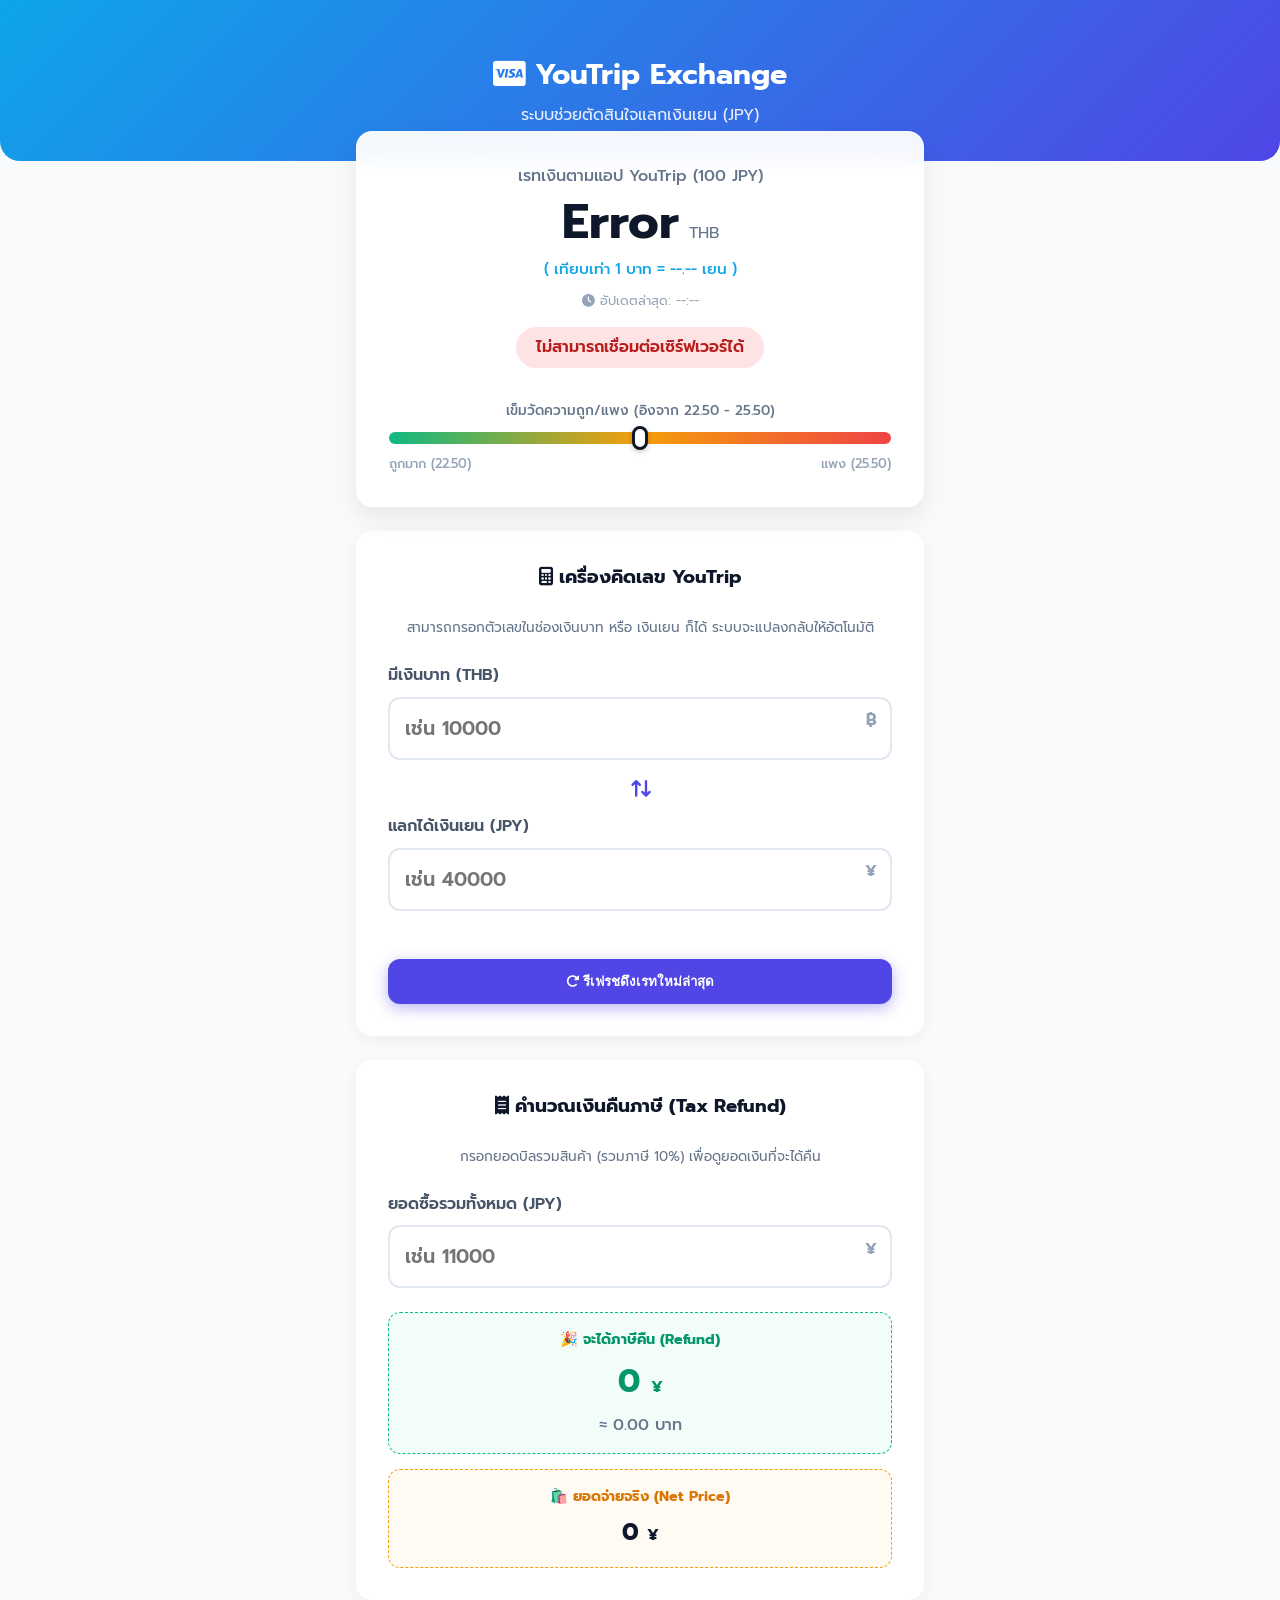
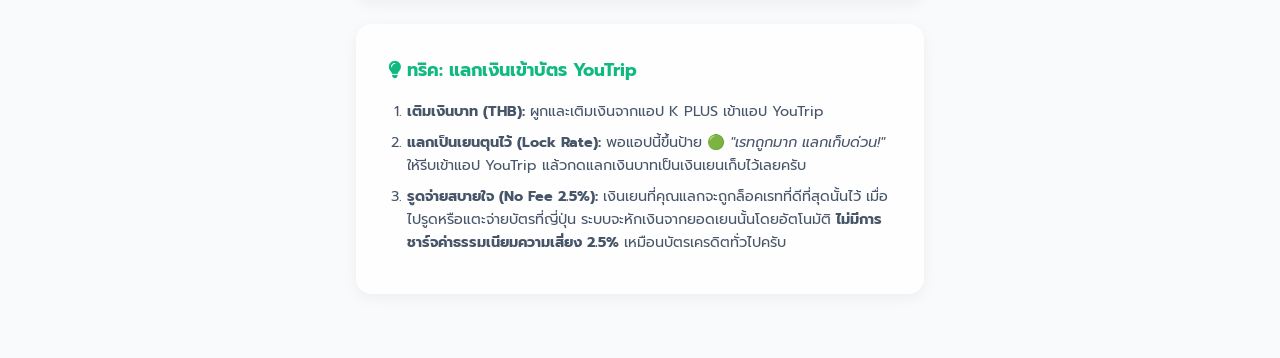
<file: exchange_tracker.html>
<!DOCTYPE html>
<html lang="th">
<head>
    <!-- ป้องกันการแคช (Anti-Caching) -->
    <meta http-equiv="Cache-Control" content="no-cache, no-store, must-revalidate">
    <meta http-equiv="Pragma" content="no-cache">
    <meta http-equiv="Expires" content="0">

    <meta charset="UTF-8">
    <meta name="viewport" content="width=device-width, initial-scale=1.0">
    <title>YouTrip JPY Exchange Tracker</title>
    <!-- PWA Meta Tags -->
    <link rel="manifest" href="manifest_exchange.json">
    <meta name="apple-mobile-web-app-capable" content="yes">
    <meta name="apple-mobile-web-app-status-bar-style" content="black-translucent">
    <meta name="apple-mobile-web-app-title" content="YT Exchange">
    <link rel="apple-touch-icon" href="icons/exchange-192.png">
    <!-- FontAwesome -->
    <link rel="stylesheet" href="https://cdnjs.cloudflare.com/ajax/libs/font-awesome/6.4.0/css/all.min.css">
    <!-- Google Fonts -->
    <link href="https://fonts.googleapis.com/css2?family=Prompt:wght@300;400;500;600;700&display=swap" rel="stylesheet">
    <!-- Custom CSS -->
    <link rel="stylesheet" href="css/style.css?v=1791030778888">
    <style>
        body {
            background-color: #f8fafc;
            color: var(--dark);
            padding-bottom: 2rem;
        }
        .header {
            background: linear-gradient(135deg, #0ea5e9, #4f46e5);
            color: white;
            padding: 2rem 1rem;
            text-align: center;
            border-bottom-left-radius: 20px;
            border-bottom-right-radius: 20px;
            position: relative;
        }
        .back-btn {
            position: absolute;
            top: 20px;
            left: 20px;
            color: white;
            text-decoration: none;
            font-size: 1.2rem;
            display: flex;
            align-items: center;
            gap: 8px;
            background: rgba(255,255,255,0.2);
            padding: 8px 15px;
            border-radius: 50px;
            backdrop-filter: blur(5px);
        }
        .container {
            padding: 0 1rem;
            max-width: 600px;
            margin: -30px auto 0;
            position: relative;
            z-index: 10;
        }
        .rate-card {
            background: rgba(255, 255, 255, 0.95);
            backdrop-filter: blur(10px);
            border-radius: 16px;
            padding: 2rem;
            box-shadow: 0 10px 25px rgba(0, 0, 0, 0.08);
            text-align: center;
            margin-bottom: 1.5rem;
            border: 1px solid rgba(255,255,255,0.5);
        }
        .rate-title {
            font-size: 1rem;
            color: #64748b;
            font-weight: 500;
            margin-bottom: 5px;
        }
        .rate-value {
            font-size: 3rem;
            font-weight: 700;
            color: var(--dark);
            line-height: 1.2;
            margin-bottom: 5px;
            display: flex;
            justify-content: center;
            align-items: baseline;
            gap: 10px;
        }
        .rate-unit {
            font-size: 1rem;
            color: #64748b;
            font-weight: 400;
        }
        .status-badge {
            display: inline-block;
            padding: 8px 20px;
            border-radius: 50px;
            font-weight: 600;
            font-size: 1rem;
            margin-top: 15px;
            animation: pulse 2s infinite;
        }
        .status-excellent { background: rgba(16, 185, 129, 0.15); color: #059669; }
        .status-good { background: rgba(245, 158, 11, 0.15); color: #d97706; }
        .status-wait { background: rgba(239, 68, 68, 0.15); color: #b91c1c; }
        
        .gauge-container {
            margin-top: 2rem;
            text-align: left;
        }
        .gauge-track {
            height: 12px;
            background: linear-gradient(to right, #10b981, #f59e0b, #ef4444);
            border-radius: 10px;
            position: relative;
            margin: 10px 0;
        }
        .gauge-marker {
            width: 16px;
            height: 24px;
            background: white;
            border: 3px solid var(--dark);
            border-radius: 8px;
            position: absolute;
            top: -6px;
            transform: translateX(-50%);
            box-shadow: 0 2px 5px rgba(0,0,0,0.2);
            transition: left 0.5s ease-out;
        }
        .gauge-labels {
            display: flex;
            justify-content: space-between;
            font-size: 0.8rem;
            color: #94a3b8;
            font-weight: 500;
        }
        
        .calc-card {
            background: #fff;
            border-radius: 16px;
            padding: 2rem;
            box-shadow: 0 4px 15px rgba(0, 0, 0, 0.05);
        }
        .calc-input-group {
            margin-bottom: 1.5rem;
            position: relative;
        }
        .calc-input-group label {
            display: block;
            margin-bottom: 8px;
            font-weight: 600;
            color: #475569;
        }
        .calc-input-group input {
            width: 100%;
            padding: 15px 50px 15px 15px;
            border: 2px solid #e2e8f0;
            border-radius: 12px;
            font-size: 1.2rem;
            font-weight: 600;
            outline: none;
            transition: border-color 0.3s;
            font-family: inherit;
        }
        .calc-input-group input:focus {
            border-color: #4f46e5;
        }
        .currency-symbol {
            position: absolute;
            right: 15px;
            top: 45px;
            font-weight: 700;
            color: #94a3b8;
        }
        .result-box {
            background: rgba(79, 70, 229, 0.05);
            border: 1px dashed #4f46e5;
            padding: 15px;
            border-radius: 12px;
            text-align: center;
        }
        .result-box h4 {
            color: #4f46e5;
            margin-bottom: 5px;
            font-size: 0.9rem;
        }
        .result-value {
            font-size: 2rem;
            font-weight: 700;
            color: var(--dark);
        }
        
        @keyframes pulse {
            0% { transform: scale(1); }
            50% { transform: scale(1.05); }
            100% { transform: scale(1); }
        }
        .loading-overlay {
            position: absolute;
            top: 0; left: 0; right: 0; bottom: 0;
            background: rgba(255,255,255,0.9);
            display: flex;
            justify-content: center;
            align-items: center;
            border-radius: 16px;
            z-index: 100;
            font-weight: 600;
            color: #4f46e5;
        }
    </style>
</head>
<body>

    <header class="header">
        <h1 style="margin-top: 20px; font-size: 1.8rem;"><i class="fa-brands fa-cc-visa"></i> YouTrip Exchange</h1>
        <p style="opacity: 0.9; margin-top: 5px;">ระบบช่วยตัดสินใจแลกเงินเยน (JPY)</p>
    </header>

    <div class="container">
        <!-- Rate Display Card -->
        <div class="rate-card" style="position: relative;">
            <div id="loading" class="loading-overlay">
                <i class="fa-solid fa-spinner fa-spin" style="margin-right: 10px;"></i> กำลังดึงเรทล่าสุด...
            </div>
            
            <div class="rate-title">เรทเงินตามแอป YouTrip (100 JPY)</div>
            <div class="rate-value">
                <span id="current-rate">--.--</span>
                <span class="rate-unit">THB</span>
            </div>
            <div style="font-size: 0.95rem; color: #0ea5e9; font-weight: 500; margin-bottom: 10px;">
                ( เทียบเท่า 1 บาท = <span id="thb-to-jpy-rate">--.--</span> เยน )
            </div>
            <div style="font-size: 0.8rem; color: #94a3b8;"><i class="fa-solid fa-clock"></i> อัปเดตล่าสุด: <span id="update-time">--:--</span></div>

            
            <div id="status-badge" class="status-badge status-good">
                <i class="fa-solid fa-circle-notch fa-spin"></i> วิเคราะห์...
            </div>
            
            <div class="gauge-container">
                <div class="rate-title" style="text-align: center; font-size: 0.85rem; margin-bottom: 5px;">เข็มวัดความถูก/แพง (อิงจาก 22.50 - 25.50)</div>
                <div class="gauge-track">
                    <div id="gauge-marker" class="gauge-marker" style="left: 50%;"></div>
                </div>
                <div class="gauge-labels">
                    <span>ถูกมาก (22.50)</span>
                    <span>แพง (25.50)</span>
                </div>
            </div>
        </div>

        <!-- Calculator Card -->
        <div class="calc-card">
            <h3 style="margin-bottom: 1.5rem; text-align: center; color: var(--dark);"><i class="fa-solid fa-calculator"></i> เครื่องคิดเลข YouTrip</h3>
            <p style="font-size: 0.85rem; color: #64748b; text-align: center; margin-bottom: 1.5rem;">สามารถกรอกตัวเลขในช่องเงินบาท หรือ เงินเยน ก็ได้ ระบบจะแปลงกลับให้อัตโนมัติ</p>
            
            <div class="calc-input-group">
                <label for="thb-input">มีเงินบาท (THB)</label>
                <input type="number" id="thb-input" placeholder="เช่น 10000" inputmode="numeric">
                <span class="currency-symbol">฿</span>
            </div>
            
            <div style="text-align: center; color: #4f46e5; font-size: 1.2rem; margin: -10px 0 10px 0;">
                <i class="fa-solid fa-arrow-right-arrow-left fa-rotate-90"></i>
            </div>
            
            <div class="calc-input-group">
                <label for="jpy-input">แลกได้เงินเยน (JPY)</label>
                <input type="number" id="jpy-input" placeholder="เช่น 40000" inputmode="numeric">
                <span class="currency-symbol">¥</span>
            </div>
            
            <button onclick="window.location.reload();" class="btn btn-primary" style="width: 100%; margin-top: 1.5rem; border-radius: 12px; padding: 12px;"><i class="fa-solid fa-rotate-right"></i> รีเฟรชดึงเรทใหม่ล่าสุด</button>
        </div>

        <!-- Tax Refund Calculator Card -->
        <div class="calc-card" style="margin-top: 1.5rem;">
            <h3 style="margin-bottom: 1.5rem; text-align: center; color: var(--dark);"><i class="fa-solid fa-receipt"></i> คำนวณเงินคืนภาษี (Tax Refund)</h3>
            <p style="font-size: 0.85rem; color: #64748b; text-align: center; margin-bottom: 1.5rem;">กรอกยอดบิลรวมสินค้า (รวมภาษี 10%) เพื่อดูยอดเงินที่จะได้คืน</p>
            
            <div class="calc-input-group">
                <label for="tax-input">ยอดซื้อรวมทั้งหมด (JPY)</label>
                <input type="number" id="tax-input" placeholder="เช่น 11000" inputmode="numeric">
                <span class="currency-symbol">¥</span>
            </div>
            
            <div id="tax-warning" style="display: none; background: #fee2e2; color: #b91c1c; padding: 10px; border-radius: 8px; font-size: 0.85rem; margin-bottom: 15px; text-align: center;">
                <i class="fa-solid fa-triangle-exclamation"></i> ยอดไม่ถึง 5,500 เยน (รวมภาษี) ทำ Tax-Free ไม่ได้ครับ
            </div>
            
            <div class="result-box" style="margin-bottom: 15px; background: rgba(16, 185, 129, 0.05); border-color: #10b981;">
                <h4 style="color: #059669;">🎉 จะได้ภาษีคืน (Refund)</h4>
                <div style="font-size: 2rem; font-weight: 700; color: #059669;">
                    <span id="tax-refund-jpy">0</span> <span style="font-size: 1rem;">¥</span>
                </div>
                <div style="font-size: 1rem; color: #64748b; font-weight: 500; margin-top: 5px;">
                    ≈ <span id="tax-refund-thb">0.00</span> บาท
                </div>
            </div>
            
            <div class="result-box" style="background: rgba(245, 158, 11, 0.05); border-color: #f59e0b;">
                <h4 style="color: #d97706;">🛍️ ยอดจ่ายจริง (Net Price)</h4>
                <div style="font-size: 1.5rem; font-weight: 700; color: var(--dark);">
                    <span id="tax-net-jpy">0</span> <span style="font-size: 1rem;">¥</span>
                </div>
            </div>
        </div>

        <!-- How it works Card -->
        <div class="calc-card" style="margin-top: 1.5rem; margin-bottom: 2rem; background: rgba(255, 255, 255, 0.9);">
            <h3 style="margin-bottom: 1rem; color: #10b981; font-size: 1.1rem;"><i class="fa-solid fa-lightbulb"></i> ทริค: แลกเงินเข้าบัตร YouTrip</h3>
            <ol style="margin-left: 1.2rem; font-size: 0.9rem; color: #475569; line-height: 1.6;">
                <li style="margin-bottom: 8px;"><strong>เติมเงินบาท (THB):</strong> ผูกและเติมเงินจากแอป K PLUS เข้าแอป YouTrip</li>
                <li style="margin-bottom: 8px;"><strong>แลกเป็นเยนตุนไว้ (Lock Rate):</strong> พอแอปนี้ขึ้นป้าย 🟢 <em>"เรทถูกมาก แลกเก็บด่วน!"</em> ให้รีบเข้าแอป YouTrip แล้วกดแลกเงินบาทเป็นเงินเยนเก็บไว้เลยครับ</li>
                <li style="margin-bottom: 8px;"><strong>รูดจ่ายสบายใจ (No Fee 2.5%):</strong> เงินเยนที่คุณแลกจะถูกล็อคเรทที่ดีที่สุดนั้นไว้ เมื่อไปรูดหรือแตะจ่ายบัตรที่ญี่ปุ่น ระบบจะหักเงินจากยอดเยนนั้นโดยอัตโนมัติ <strong>ไม่มีการชาร์จค่าธรรมเนียมความเสี่ยง 2.5%</strong> เหมือนบัตรเครดิตทั่วไปครับ</li>
            </ol>
        </div>
    </div>

    <script>
        // Config Thresholds
        const EXCELLENT_THRESHOLD = 23.50; // Below this is excellent
        const GOOD_THRESHOLD = 24.00;      // Below this is good
        
        // Gauge bounds (for visual display)
        const GAUGE_MIN = 22.50;
        const GAUGE_MAX = 25.50;
        
        let baseRatePer100 = 0;
        let currentRatePer100 = 0;

        async function fetchExchangeRate() {
            try {
                const response = await fetch('https://open.er-api.com/v6/latest/JPY');
                const data = await response.json();
                
                // API gives 1 JPY to THB, we want 100 JPY to THB
                const rate1JPY = data.rates.THB;
                baseRatePer100 = rate1JPY * 100;
                
                applyOffsetAndUpdate();
                
                // Hide loading
                document.getElementById('loading').style.display = 'none';
                
            } catch (error) {
                console.error("Error fetching rates:", error);
                document.getElementById('current-rate').innerText = "Error";
                document.getElementById('status-badge').innerText = "ไม่สามารถเชื่อมต่อเซิร์ฟเวอร์ได้";
                document.getElementById('status-badge').className = "status-badge status-wait";
                document.getElementById('loading').style.display = 'none';
            }
        }

        function updateUI() {
            // Update Rate Text
            document.getElementById('current-rate').innerText = currentRatePer100.toFixed(2);
            
            // Calculate and Update 1 THB = X JPY
            const jpyPerThb = 100 / currentRatePer100;
            document.getElementById('thb-to-jpy-rate').innerText = jpyPerThb.toFixed(2);
            
            // Update Time
            const now = new Date();
            document.getElementById('update-time').innerText = now.toLocaleTimeString('th-TH');
            
            // Update Status Badge
            const badge = document.getElementById('status-badge');
            if (currentRatePer100 <= EXCELLENT_THRESHOLD) {
                badge.innerHTML = '<i class="fa-solid fa-check-circle"></i> เรทถูกมาก! แลกเก็บด่วน';
                badge.className = 'status-badge status-excellent';
            } else if (currentRatePer100 <= GOOD_THRESHOLD) {
                badge.innerHTML = '<i class="fa-solid fa-thumbs-up"></i> เรทดี ทยอยแลกได้ครับ';
                badge.className = 'status-badge status-good';
            } else {
                badge.innerHTML = '<i class="fa-solid fa-hand"></i> เรทค่อนข้างสูง รอก่อนดีกว่า';
                badge.className = 'status-badge status-wait';
            }
            
            // Update Gauge Position (Clamp between MIN and MAX)
            let gaugePercent = ((currentRatePer100 - GAUGE_MIN) / (GAUGE_MAX - GAUGE_MIN)) * 100;
            gaugePercent = Math.max(0, Math.min(100, gaugePercent)); // Clamp 0-100%
            document.getElementById('gauge-marker').style.left = gaugePercent + '%';
            
            // Trigger calculation if input already has value (sync JPY to THB)
            if (document.getElementById('jpy-input').value) {
                const jpy = parseFloat(document.getElementById('jpy-input').value);
                const thb = (jpy / 100) * currentRatePer100;
                document.getElementById('thb-input').value = thb.toFixed(2);
            } else if (document.getElementById('thb-input').value) {
                const thb = parseFloat(document.getElementById('thb-input').value);
                const jpy = (thb / currentRatePer100) * 100;
                document.getElementById('jpy-input').value = Math.floor(jpy);
            }
            
            if (typeof calculateTax === 'function') calculateTax();
        }

        // Two-way calculation logic
        const jpyInput = document.getElementById('jpy-input');
        const thbInput = document.getElementById('thb-input');
        
        jpyInput.addEventListener('input', () => {
            if (!jpyInput.value || currentRatePer100 === 0) {
                thbInput.value = "";
                return;
            }
            const jpy = parseFloat(jpyInput.value);
            const thb = (jpy / 100) * currentRatePer100;
            thbInput.value = thb.toFixed(2);
        });
        
        thbInput.addEventListener('input', () => {
            if (!thbInput.value || currentRatePer100 === 0) {
                jpyInput.value = "";
                return;
            }
            const thb = parseFloat(thbInput.value);
            const jpy = (thb / currentRatePer100) * 100;
            jpyInput.value = Math.floor(jpy); // Floor to nearest Yen
        });

        // Tax Refund Logic
        const taxInput = document.getElementById('tax-input');
        const warningBox = document.getElementById('tax-warning');
        
        function calculateTax() {
            if (!taxInput.value || parseFloat(taxInput.value) <= 0) {
                document.getElementById('tax-refund-jpy').innerText = "0";
                document.getElementById('tax-refund-thb').innerText = "0.00";
                document.getElementById('tax-net-jpy').innerText = "0";
                warningBox.style.display = 'none';
                return;
            }
            
            const totalJpy = parseFloat(taxInput.value);
            
            // Check minimum
            if (totalJpy > 0 && totalJpy < 5500) {
                warningBox.style.display = 'block';
                document.getElementById('tax-refund-jpy').innerText = "0";
                document.getElementById('tax-refund-thb').innerText = "0.00";
                document.getElementById('tax-net-jpy').innerText = totalJpy.toLocaleString();
                return;
            } else {
                warningBox.style.display = 'none';
            }
            
            // Calculate refund (10% of base price)
            const basePrice = totalJpy / 1.1;
            const refundJpy = Math.round(basePrice * 0.1);
            const netJpy = Math.round(totalJpy - refundJpy);
            
            // Convert to THB
            const refundThb = (refundJpy / 100) * currentRatePer100;
            
            document.getElementById('tax-refund-jpy').innerText = refundJpy.toLocaleString();
            document.getElementById('tax-refund-thb').innerText = refundThb.toFixed(2);
            document.getElementById('tax-net-jpy').innerText = netJpy.toLocaleString();
        }
        
        taxInput.addEventListener('input', calculateTax);

        function applyOffsetAndUpdate() {
            if (baseRatePer100 === 0) return;
            currentRatePer100 = baseRatePer100;
            
            updateUI();
            
            // Force re-trigger calculator if they have values
            const jpyInput = document.getElementById('jpy-input');
            const thbInput = document.getElementById('thb-input');
            if (jpyInput && jpyInput.value) {
                jpyInput.dispatchEvent(new Event('input'));
            } else if (thbInput && thbInput.value) {
                thbInput.dispatchEvent(new Event('input'));
            }
        }

        // Fetch on load
        window.addEventListener('load', () => {
            // Clear inputs on page load so numbers don't get stuck
            document.getElementById('thb-input').value = '';
            document.getElementById('jpy-input').value = '';
            const taxInputEl = document.getElementById('tax-input');
            if(taxInputEl) taxInputEl.value = '';
            
            fetchExchangeRate();
        });
        if ('serviceWorker' in navigator) {
            window.addEventListener('load', () => {
                navigator.serviceWorker.register('./sw_exchange.js')
                    .then(registration => {
                        console.log('Exchange SW registered:', registration.scope);
                    })
                    .catch(error => {
                        console.log('Exchange SW registration failed:', error);
                    });
            });
        }
    </script>

    

</body>
</file>
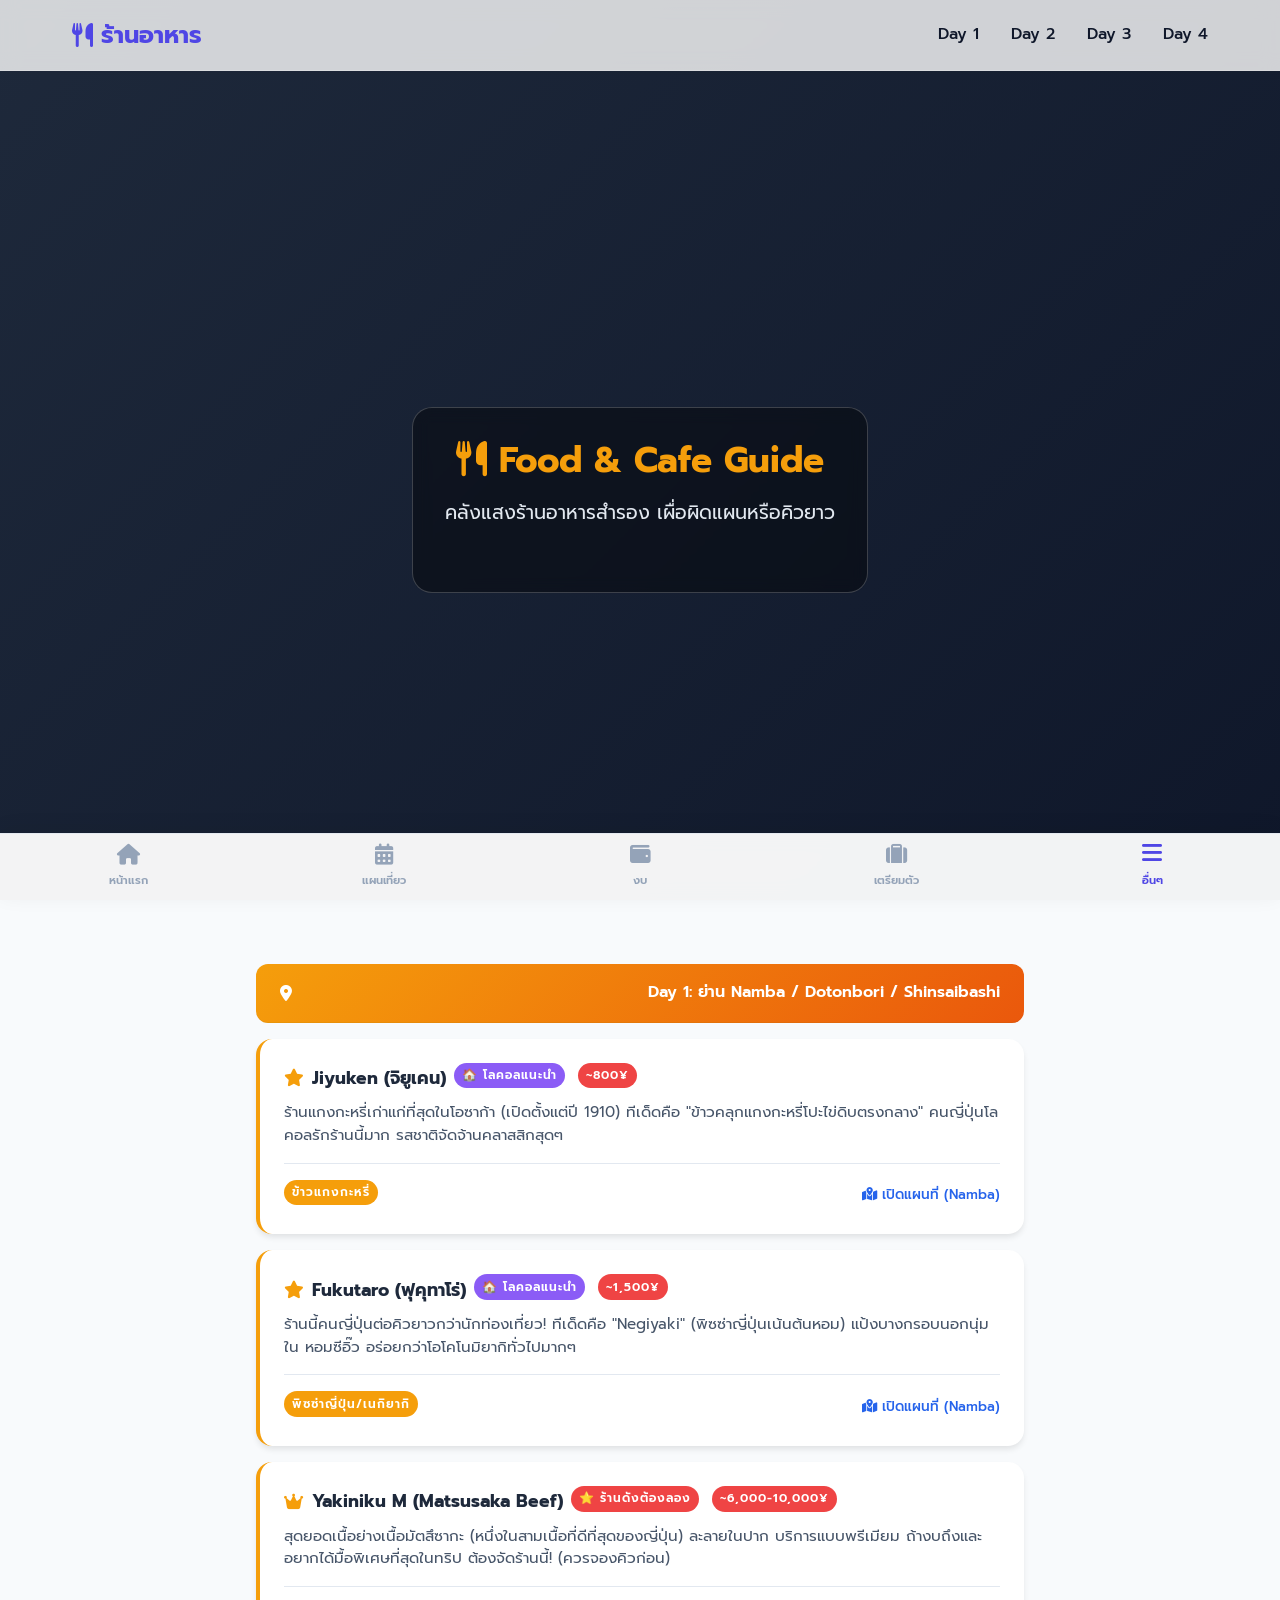
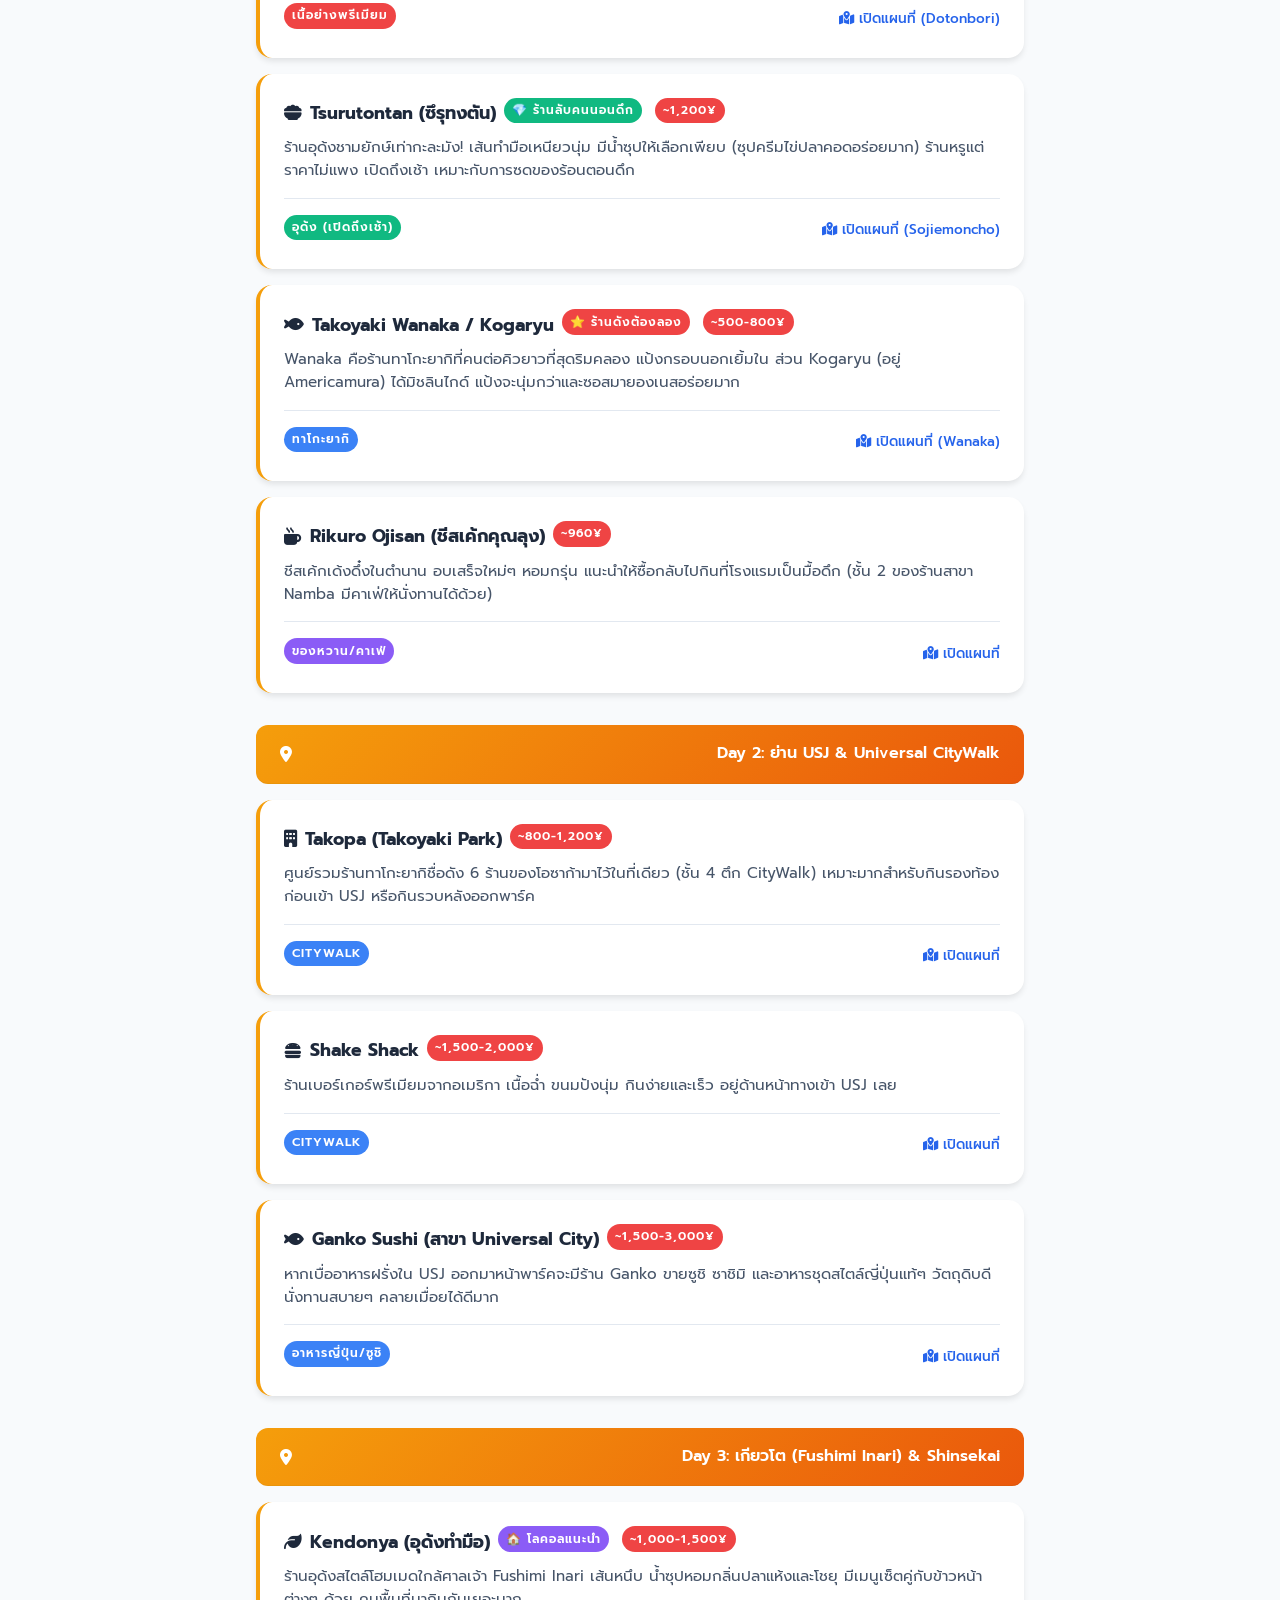
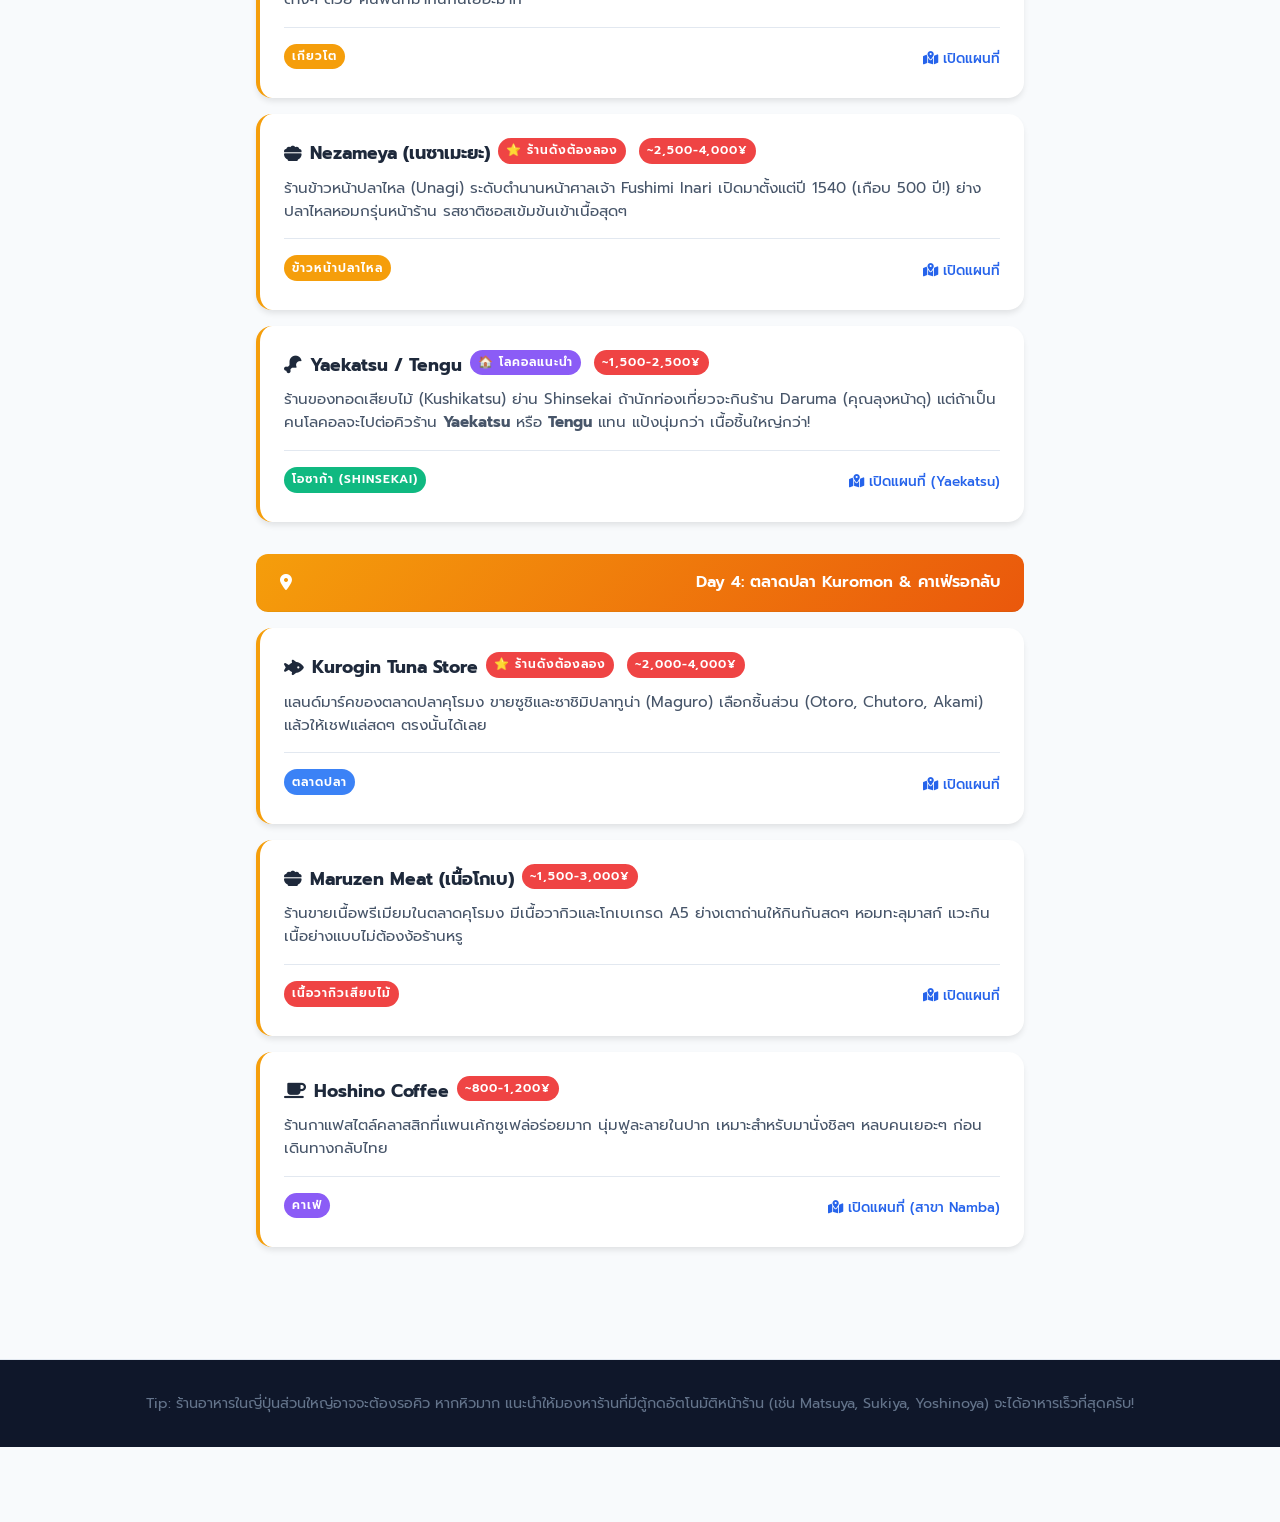
<file: food_guide.html>
<!DOCTYPE html><html lang="th"><head>
    <meta http-equiv="Cache-Control" content="no-cache, no-store, must-revalidate">
    <meta http-equiv="Pragma" content="no-cache">
    <meta http-equiv="Expires" content="0">

    <meta charset="UTF-8">
    <meta name="viewport" content="width=device-width, initial-scale=1.0">
    <title>Food &amp; Cafe Guide | คู่มือร้านอาหารสำรอง</title>
    <link rel="manifest" href="manifest.json">
    <meta name="theme-color" content="#f59e0b">
    <link rel="apple-touch-icon" href="icons/icon-192.png">
    <meta name="apple-mobile-web-app-capable" content="yes">
    <meta name="apple-mobile-web-app-status-bar-style" content="black-translucent">
    <link rel="preconnect" href="https://fonts.googleapis.com">
    <link rel="preconnect" href="https://fonts.gstatic.com" crossorigin="">
    <link href="https://fonts.googleapis.com/css2?family=Inter:wght@300;400;500;600;700&amp;family=Prompt:wght@300;400;500;600;700&amp;display=swap" rel="stylesheet">
    <link rel="stylesheet" href="css/style.css?v=1791030778888">
    <link rel="stylesheet" href="https://cdnjs.cloudflare.com/ajax/libs/font-awesome/6.4.0/css/all.min.css">
    <style>
        .food-card {
            background: white;
            border-radius: 16px;
            padding: 1.5rem;
            margin-bottom: 1rem;
            box-shadow: 0 4px 6px -1px rgba(0,0,0,0.1);
            border-left: 4px solid #f59e0b;
        }
        .food-card h4 {
            color: #1e293b;
            margin-bottom: 0.5rem;
            font-size: 1.1rem;
            display: flex;
            align-items: center;
            gap: 8px;
        }
        .food-card .badge {
            font-size: 0.75rem;
            padding: 0.2rem 0.5rem;
            border-radius: 99px;
            color: white;
        }
        .bg-red { background: #ef4444; }
        .bg-orange { background: #f59e0b; }
        .bg-green { background: #10b981; }
        .bg-blue { background: #3b82f6; }
        .bg-purple { background: #8b5cf6; }
        
        .food-desc {
            color: #475569;
            font-size: 0.95rem;
            line-height: 1.5;
            margin-bottom: 1rem;
        }
        .food-meta {
            display: flex;
            justify-content: space-between;
            align-items: center;
            border-top: 1px solid #e2e8f0;
            padding-top: 1rem;
            font-size: 0.85rem;
        }
        .food-meta a {
            color: #2563eb;
            text-decoration: none;
            font-weight: 500;
        }
        .day-header {
            background: linear-gradient(135deg, #f59e0b, #ea580c);
            color: white;
            padding: 1rem 1.5rem;
            border-radius: 12px;
            margin: 2rem 0 1rem 0;
            font-weight: 600;
            display: flex;
            align-items: center;
            gap: 10px;
        }
    </style>
</head>
<body style="background-color: #f8fafc;">
    <nav class="navbar">
<div class="nav-container">
    <span class="logo"><i class="fa-solid fa-utensils"></i> ร้านอาหาร</span>
    <ul class="nav-links">
        <li><a href="#day1">Day 1</a></li>
        <li><a href="#day2">Day 2</a></li>
        <li><a href="#day3">Day 3</a></li>
        <li><a href="#day4">Day 4</a></li>
    </ul>
</div>
</nav>

    <header class="hero" style="min-height: 25vh; padding-top: 100px; background: linear-gradient(135deg, #1e293b 0%, #0f172a 100%);">
        <div class="hero-content">
            <h1 class="hero-title" style="font-size: 2.2rem; color: #f59e0b;"><i class="fa-solid fa-utensils"></i> Food &amp; Cafe Guide</h1>
            <p class="hero-subtitle">คลังแสงร้านอาหารสำรอง เผื่อผิดแผนหรือคิวยาว</p>
        </div>
    </header>

    <main class="container" style="padding: 2rem 1rem 4rem 1rem; max-width: 800px; margin: 0 auto;">
    <!-- Day 1 -->
    <div class="day-header" id="day1"><i class="fa-solid fa-location-dot"></i> Day 1: ย่าน Namba / Dotonbori / Shinsaibashi</div>
    
    <div class="food-card">
        <h4><i class="fa-solid fa-star" style="color: #f59e0b;"></i> Jiyuken (จิยูเคน) <span class="badge" style="background: #8b5cf6;">🏠 โลคอลแนะนำ</span> <span class="badge bg-red">~800¥</span></h4>
        <div class="food-desc">ร้านแกงกะหรี่เก่าแก่ที่สุดในโอซาก้า (เปิดตั้งแต่ปี 1910) ทีเด็ดคือ "ข้าวคลุกแกงกะหรี่โปะไข่ดิบตรงกลาง" คนญี่ปุ่นโลคอลรักร้านนี้มาก รสชาติจัดจ้านคลาสสิกสุดๆ</div>
        <div class="food-meta">
            <span class="badge bg-orange">ข้าวแกงกะหรี่</span>
            <a href="https://maps.app.goo.gl/o1HhBvY3ZqGWePzE6" target="_blank"><i class="fa-solid fa-map-location-dot"></i> เปิดแผนที่ (Namba)</a>
        </div>
    </div>

    <div class="food-card">
        <h4><i class="fa-solid fa-star" style="color: #f59e0b;"></i> Fukutaro (ฟุคุทาโร่) <span class="badge" style="background: #8b5cf6;">🏠 โลคอลแนะนำ</span> <span class="badge bg-red">~1,500¥</span></h4>
        <div class="food-desc">ร้านนี้คนญี่ปุ่นต่อคิวยาวกว่านักท่องเที่ยว! ทีเด็ดคือ "Negiyaki" (พิซซ่าญี่ปุ่นเน้นต้นหอม) แป้งบางกรอบนอกนุ่มใน หอมซีอิ๊ว อร่อยกว่าโอโคโนมิยากิทั่วไปมากๆ</div>
        <div class="food-meta">
            <span class="badge bg-orange">พิซซ่าญี่ปุ่น/เนกิยากิ</span>
            <a href="https://maps.app.goo.gl/B9KzG5D2yA9C7T9R9" target="_blank"><i class="fa-solid fa-map-location-dot"></i> เปิดแผนที่ (Namba)</a>
        </div>
    </div>

    <div class="food-card">
        <h4><i class="fa-solid fa-crown" style="color: #f59e0b;"></i> Yakiniku M (Matsusaka Beef) <span class="badge" style="background: #ef4444;">⭐ ร้านดังต้องลอง</span> <span class="badge bg-red">~6,000-10,000¥</span></h4>
        <div class="food-desc">สุดยอดเนื้อย่างเนื้อมัตสึซากะ (หนึ่งในสามเนื้อที่ดีที่สุดของญี่ปุ่น) ละลายในปาก บริการแบบพรีเมียม ถ้างบถึงและอยากได้มื้อพิเศษที่สุดในทริป ต้องจัดร้านนี้! (ควรจองคิวก่อน)</div>
        <div class="food-meta">
            <span class="badge bg-red">เนื้อย่างพรีเมียม</span>
            <a href="https://maps.app.goo.gl/K1D2F3H4J5L6Z7X89" target="_blank"><i class="fa-solid fa-map-location-dot"></i> เปิดแผนที่ (Dotonbori)</a>
        </div>
    </div>

    <div class="food-card">
        <h4><i class="fa-solid fa-bowl-food"></i> Tsurutontan (ซึรุทงตัน) <span class="badge" style="background: #10b981;">💎 ร้านลับคนนอนดึก</span> <span class="badge bg-red">~1,200¥</span></h4>
        <div class="food-desc">ร้านอุด้งชามยักษ์เท่ากะละมัง! เส้นทำมือเหนียวนุ่ม มีน้ำซุปให้เลือกเพียบ (ซุปครีมไข่ปลาคอดอร่อยมาก) ร้านหรูแต่ราคาไม่แพง เปิดถึงเช้า เหมาะกับการซดของร้อนตอนดึก</div>
        <div class="food-meta">
            <span class="badge bg-green">อุด้ง (เปิดถึงเช้า)</span>
            <a href="https://maps.app.goo.gl/Sojiemoncho123" target="_blank"><i class="fa-solid fa-map-location-dot"></i> เปิดแผนที่ (Sojiemoncho)</a>
        </div>
    </div>

    <div class="food-card">
        <h4><i class="fa-solid fa-fish"></i> Takoyaki Wanaka / Kogaryu <span class="badge" style="background: #ef4444;">⭐ ร้านดังต้องลอง</span> <span class="badge bg-red">~500-800¥</span></h4>
        <div class="food-desc">Wanaka คือร้านทาโกะยากิที่คนต่อคิวยาวที่สุดริมคลอง แป้งกรอบนอกเยิ้มใน ส่วน Kogaryu (อยู่ Americamura) ได้มิชลินไกด์ แป้งจะนุ่มกว่าและซอสมายองเนสอร่อยมาก</div>
        <div class="food-meta">
            <span class="badge bg-blue">ทาโกะยากิ</span>
            <a href="https://maps.app.goo.gl/w1tW6fW1Q7rF5H288" target="_blank"><i class="fa-solid fa-map-location-dot"></i> เปิดแผนที่ (Wanaka)</a>
        </div>
    </div>

    <div class="food-card">
        <h4><i class="fa-solid fa-mug-hot"></i> Rikuro Ojisan (ชีสเค้กคุณลุง) <span class="badge bg-red">~960¥</span></h4>
        <div class="food-desc">ชีสเค้กเด้งดึ๋งในตำนาน อบเสร็จใหม่ๆ หอมกรุ่น แนะนำให้ซื้อกลับไปกินที่โรงแรมเป็นมื้อดึก (ชั้น 2 ของร้านสาขา Namba มีคาเฟ่ให้นั่งทานได้ด้วย)</div>
        <div class="food-meta">
            <span class="badge bg-purple">ของหวาน/คาเฟ่</span>
            <a href="https://maps.app.goo.gl/H4H4H4H4H4H4H4H46" target="_blank"><i class="fa-solid fa-map-location-dot"></i> เปิดแผนที่</a>
        </div>
    </div>

    <!-- Day 2 -->
    <div class="day-header" id="day2"><i class="fa-solid fa-location-dot"></i> Day 2: ย่าน USJ &amp; Universal CityWalk</div>
    
    <div class="food-card">
        <h4><i class="fa-solid fa-building"></i> Takopa (Takoyaki Park) <span class="badge bg-red">~800-1,200¥</span></h4>
        <div class="food-desc">ศูนย์รวมร้านทาโกะยากิชื่อดัง 6 ร้านของโอซาก้ามาไว้ในที่เดียว (ชั้น 4 ตึก CityWalk) เหมาะมากสำหรับกินรองท้องก่อนเข้า USJ หรือกินรวบหลังออกพาร์ค</div>
        <div class="food-meta">
            <span class="badge bg-blue">CityWalk</span>
            <a href="https://maps.app.goo.gl/G4G4G4G4G4G4G4G46" target="_blank"><i class="fa-solid fa-map-location-dot"></i> เปิดแผนที่</a>
        </div>
    </div>
    
    <div class="food-card">
        <h4><i class="fa-solid fa-burger"></i> Shake Shack <span class="badge bg-red">~1,500-2,000¥</span></h4>
        <div class="food-desc">ร้านเบอร์เกอร์พรีเมียมจากอเมริกา เนื้อฉ่ำ ขนมปังนุ่ม กินง่ายและเร็ว อยู่ด้านหน้าทางเข้า USJ เลย</div>
        <div class="food-meta">
            <span class="badge bg-blue">CityWalk</span>
            <a href="https://maps.app.goo.gl/B4B4B4B4B4B4B4B46" target="_blank"><i class="fa-solid fa-map-location-dot"></i> เปิดแผนที่</a>
        </div>
    </div>

    <div class="food-card">
        <h4><i class="fa-solid fa-fish"></i> Ganko Sushi (สาขา Universal City) <span class="badge bg-red">~1,500-3,000¥</span></h4>
        <div class="food-desc">หากเบื่ออาหารฝรั่งใน USJ ออกมาหน้าพาร์คจะมีร้าน Ganko ขายซูชิ ซาชิมิ และอาหารชุดสไตล์ญี่ปุ่นแท้ๆ วัตถุดิบดี นั่งทานสบายๆ คลายเมื่อยได้ดีมาก</div>
        <div class="food-meta">
            <span class="badge bg-blue">อาหารญี่ปุ่น/ซูชิ</span>
            <a href="https://maps.app.goo.gl/GankoUSJ123" target="_blank"><i class="fa-solid fa-map-location-dot"></i> เปิดแผนที่</a>
        </div>
    </div>

    <!-- Day 3 -->
    <div class="day-header" id="day3"><i class="fa-solid fa-location-dot"></i> Day 3: เกียวโต (Fushimi Inari) &amp; Shinsekai</div>
    
    <div class="food-card">
        <h4><i class="fa-solid fa-leaf"></i> Kendonya (อุด้งทำมือ) <span class="badge" style="background: #8b5cf6;">🏠 โลคอลแนะนำ</span> <span class="badge bg-red">~1,000-1,500¥</span></h4>
        <div class="food-desc">ร้านอุด้งสไตล์โฮมเมดใกล้ศาลเจ้า Fushimi Inari เส้นหนึบ น้ำซุปหอมกลิ่นปลาแห้งและโชยุ มีเมนูเซ็ตคู่กับข้าวหน้าต่างๆ ด้วย คนพื้นที่มากินกันเยอะมาก</div>
        <div class="food-meta">
            <span class="badge bg-orange">เกียวโต</span>
            <a href="https://maps.app.goo.gl/K4K4K4K4K4K4K4K46" target="_blank"><i class="fa-solid fa-map-location-dot"></i> เปิดแผนที่</a>
        </div>
    </div>

    <div class="food-card">
        <h4><i class="fa-solid fa-bowl-food"></i> Nezameya (เนซาเมะยะ) <span class="badge" style="background: #ef4444;">⭐ ร้านดังต้องลอง</span> <span class="badge bg-red">~2,500-4,000¥</span></h4>
        <div class="food-desc">ร้านข้าวหน้าปลาไหล (Unagi) ระดับตำนานหน้าศาลเจ้า Fushimi Inari เปิดมาตั้งแต่ปี 1540 (เกือบ 500 ปี!) ย่างปลาไหลหอมกรุ่นหน้าร้าน รสชาติซอสเข้มข้นเข้าเนื้อสุดๆ</div>
        <div class="food-meta">
            <span class="badge bg-orange">ข้าวหน้าปลาไหล</span>
            <a href="https://maps.app.goo.gl/Nezameya123" target="_blank"><i class="fa-solid fa-map-location-dot"></i> เปิดแผนที่</a>
        </div>
    </div>
    
    <div class="food-card">
        <h4><i class="fa-solid fa-drumstick-bite"></i> Yaekatsu / Tengu <span class="badge" style="background: #8b5cf6;">🏠 โลคอลแนะนำ</span> <span class="badge bg-red">~1,500-2,500¥</span></h4>
        <div class="food-desc">ร้านของทอดเสียบไม้ (Kushikatsu) ย่าน Shinsekai ถ้านักท่องเที่ยวจะกินร้าน Daruma (คุณลุงหน้าดุ) แต่ถ้าเป็นคนโลคอลจะไปต่อคิวร้าน <b>Yaekatsu</b> หรือ <b>Tengu</b> แทน แป้งนุ่มกว่า เนื้อชิ้นใหญ่กว่า!</div>
        <div class="food-meta">
            <span class="badge bg-green">โอซาก้า (Shinsekai)</span>
            <a href="https://maps.app.goo.gl/Yaekatsu123" target="_blank"><i class="fa-solid fa-map-location-dot"></i> เปิดแผนที่ (Yaekatsu)</a>
        </div>
    </div>

    <!-- Day 4 -->
    <div class="day-header" id="day4"><i class="fa-solid fa-location-dot"></i> Day 4: ตลาดปลา Kuromon &amp; คาเฟ่รอกลับ</div>
    
    <div class="food-card">
        <h4><i class="fa-solid fa-fish-fins"></i> Kurogin Tuna Store <span class="badge" style="background: #ef4444;">⭐ ร้านดังต้องลอง</span> <span class="badge bg-red">~2,000-4,000¥</span></h4>
        <div class="food-desc">แลนด์มาร์คของตลาดปลาคุโรมง ขายซูชิและซาชิมิปลาทูน่า (Maguro) เลือกชิ้นส่วน (Otoro, Chutoro, Akami) แล้วให้เชฟแล่สดๆ ตรงนั้นได้เลย</div>
        <div class="food-meta">
            <span class="badge bg-blue">ตลาดปลา</span>
            <a href="https://maps.app.goo.gl/T4T4T4T4T4T4T4T46" target="_blank"><i class="fa-solid fa-map-location-dot"></i> เปิดแผนที่</a>
        </div>
    </div>

    <div class="food-card">
        <h4><i class="fa-solid fa-bowl-food"></i> Maruzen Meat (เนื้อโกเบ) <span class="badge bg-red">~1,500-3,000¥</span></h4>
        <div class="food-desc">ร้านขายเนื้อพรีเมียมในตลาดคุโรมง มีเนื้อวากิวและโกเบเกรด A5 ย่างเตาถ่านให้กินกันสดๆ หอมทะลุมาสก์ แวะกินเนื้อย่างแบบไม่ต้องง้อร้านหรู</div>
        <div class="food-meta">
            <span class="badge bg-red">เนื้อวากิวเสียบไม้</span>
            <a href="https://maps.app.goo.gl/Maruzen123" target="_blank"><i class="fa-solid fa-map-location-dot"></i> เปิดแผนที่</a>
        </div>
    </div>
    
    <div class="food-card">
        <h4><i class="fa-solid fa-mug-saucer"></i> Hoshino Coffee <span class="badge bg-red">~800-1,200¥</span></h4>
        <div class="food-desc">ร้านกาแฟสไตล์คลาสสิกที่แพนเค้กซูเฟล่อร่อยมาก นุ่มฟูละลายในปาก เหมาะสำหรับมานั่งชิลๆ หลบคนเยอะๆ ก่อนเดินทางกลับไทย</div>
        <div class="food-meta">
            <span class="badge bg-purple">คาเฟ่</span>
            <a href="https://maps.app.goo.gl/C4C4C4C4C4C4C4C46" target="_blank"><i class="fa-solid fa-map-location-dot"></i> เปิดแผนที่ (สาขา Namba)</a>
        </div>
    </div>
</main>

    <footer style="text-align: center; padding: 2rem 1rem; color: #64748b; font-size: 0.9rem; border-top: 1px solid #e2e8f0; margin-top: 2rem;">
        <p>Tip: ร้านอาหารในญี่ปุ่นส่วนใหญ่อาจจะต้องรอคิว หากหิวมาก แนะนำให้มองหาร้านที่มีตู้กดอัตโนมัติหน้าร้าน (เช่น Matsuya, Sukiya, Yoshinoya) จะได้อาหารเร็วที่สุดครับ!</p>
    </footer>



    <!-- Bottom Navigation Bar -->
    <nav class="bottom-nav">
        <a href="index.html" class="nav-item" id="nav-home">
            <i class="fa-solid fa-house"></i>
            <span>หน้าแรก</span>
        </a>
        <a href="daily_guide.html" class="nav-item" id="nav-plan">
            <i class="fa-solid fa-calendar-days"></i>
            <span>แผนเที่ยว</span>
        </a>
        <a href="budget_tracker.html" class="nav-item" id="nav-budget">
            <i class="fa-solid fa-wallet"></i>
            <span>งบ</span>
        </a>
        <a href="prep_list.html" class="nav-item" id="nav-prep">
            <i class="fa-solid fa-suitcase"></i>
            <span>เตรียมตัว</span>
        </a>
        <a href="menu.html" class="nav-item" id="nav-menu">
            <i class="fa-solid fa-bars"></i>
            <span>อื่นๆ</span>
        </a>
    </nav>
    <script>
        // Highlight active nav item
        document.addEventListener('DOMContentLoaded', () => {
            const path = window.location.pathname;
            const page = path.split('/').pop() || 'index.html';
            
            if (page === 'index.html') {
                document.getElementById('nav-home')?.classList.add('active');
            } else if (page === 'daily_guide.html') {
                document.getElementById('nav-plan')?.classList.add('active');
            } else if (page === 'budget_tracker.html' || page === 'exchange_tracker.html') {
                document.getElementById('nav-budget')?.classList.add('active');
            } else if (page === 'prep_list.html') {
                document.getElementById('nav-prep')?.classList.add('active');
            } else if (['menu.html', 'newbie_guide.html', 'tax_guide.html', 'insurance_guide.html', 'immigration_en.html', 'food_guide.html'].includes(page)) {
                document.getElementById('nav-menu')?.classList.add('active');
            }
        });
    </script>
</body></html>
</file>
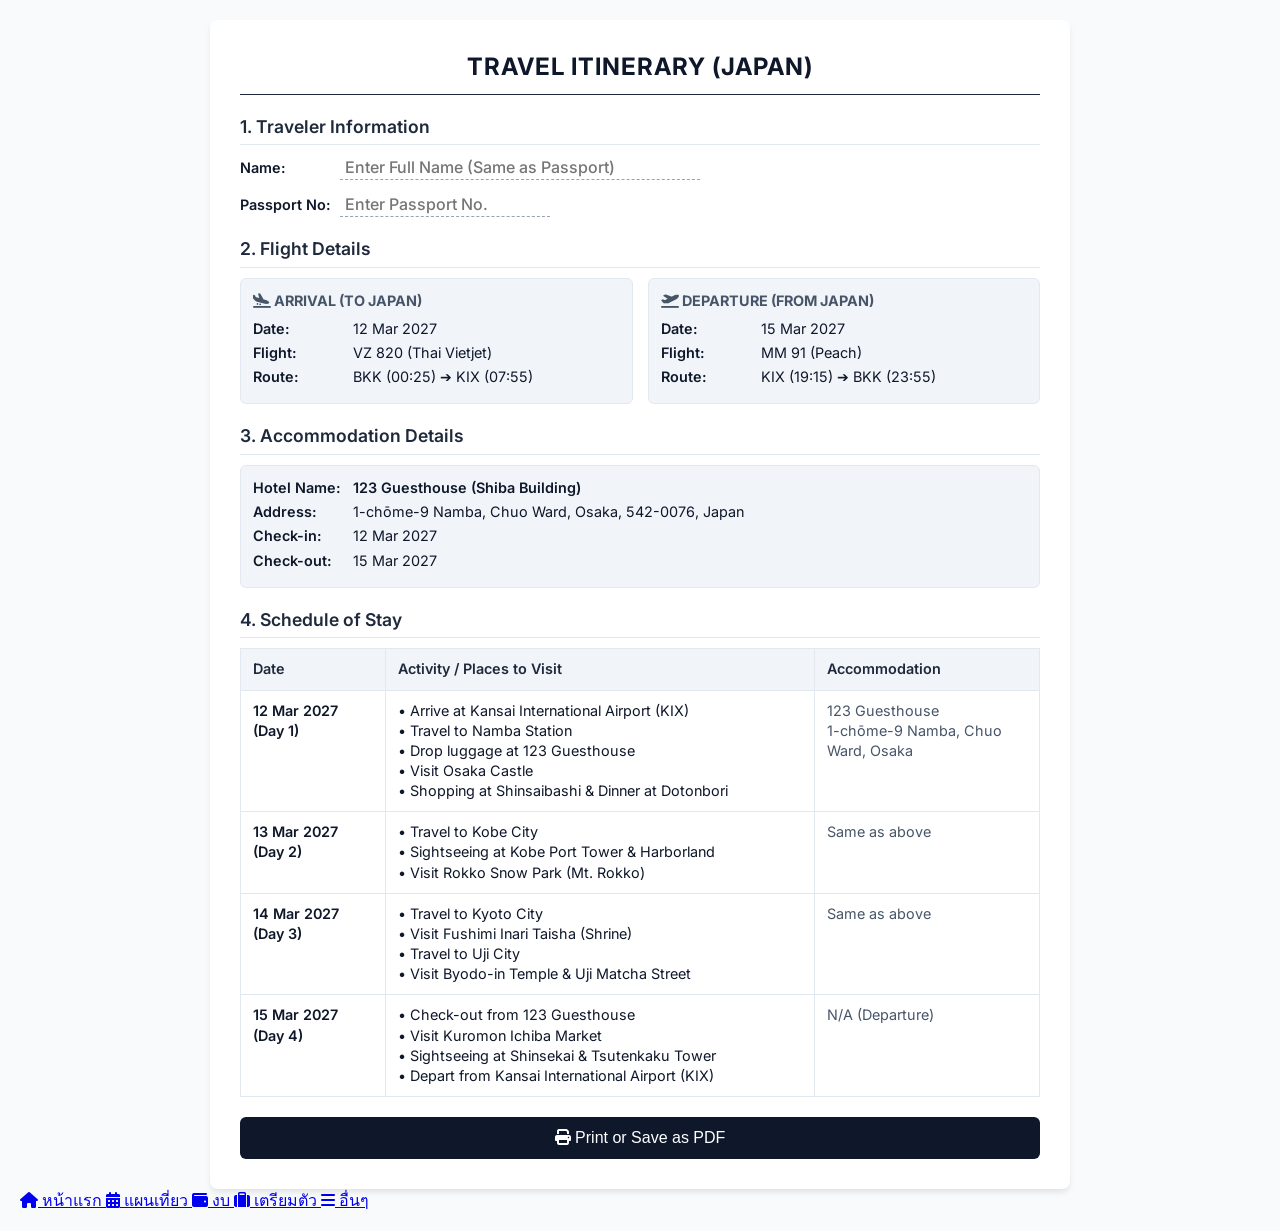
<file: immigration_en.html>
<!DOCTYPE html>
<html lang="en">
<head>
    <!-- ป้องกันการแคช (Anti-Caching) -->
    <meta http-equiv="Cache-Control" content="no-cache, no-store, must-revalidate">
    <meta http-equiv="Pragma" content="no-cache">
    <meta http-equiv="Expires" content="0">

    <meta charset="UTF-8">
    <meta name="viewport" content="width=device-width, initial-scale=1.0">
    <title>Travel Itinerary - Japan Immigration</title>
    <link rel="preconnect" href="https://fonts.googleapis.com">
    <link rel="preconnect" href="https://fonts.gstatic.com" crossorigin>
    <link href="https://fonts.googleapis.com/css2?family=Inter:wght@400;500;600;700&display=swap" rel="stylesheet">
    <link rel="stylesheet" href="https://cdnjs.cloudflare.com/ajax/libs/font-awesome/6.4.0/css/all.min.css">
    <style>
        :root {
            --primary: #1e293b;
            --border: #e2e8f0;
        }
        body {
            font-family: 'Inter', sans-serif;
            color: #0f172a;
            line-height: 1.4;
            background-color: #f8fafc;
            margin: 0;
            padding: 20px;
        }
        .a4-container {
            max-width: 800px;
            margin: 0 auto;
            background: #ffffff;
            padding: 30px;
            box-shadow: 0 4px 6px -1px rgba(0, 0, 0, 0.1);
            border-radius: 8px;
        }
        h1 {
            font-size: 1.5rem;
            text-align: center;
            text-transform: uppercase;
            letter-spacing: 1px;
            margin-top: 0;
            margin-bottom: 20px;
            border-bottom: 1px solid var(--primary);
            padding-bottom: 10px;
        }
        .section-title {
            font-size: 1.1rem;
            color: var(--primary);
            border-bottom: 1px solid var(--border);
            padding-bottom: 5px;
            margin-top: 20px;
            margin-bottom: 10px;
            font-weight: 600;
        }
        .info-grid {
            display: grid;
            grid-template-columns: 1fr 1fr;
            gap: 15px;
            margin-bottom: 15px;
        }
        .info-box {
            background: #f1f5f9;
            padding: 12px;
            border-radius: 6px;
            border: 1px solid var(--border);
        }
        .info-box h3 {
            margin: 0 0 8px 0;
            font-size: 0.9rem;
            text-transform: uppercase;
            color: #475569;
        }
        .info-row {
            display: flex;
            margin-bottom: 4px;
            font-size: 0.9rem;
            align-items: center;
        }
        .info-label {
            font-weight: 600;
            width: 100px;
            flex-shrink: 0;
        }
        .print-input {
            border: none;
            border-bottom: 1px dashed #94a3b8;
            background: transparent;
            font-size: 1rem;
            font-family: inherit;
            color: var(--primary);
            width: 350px;
            outline: none;
            padding: 2px 5px;
            font-weight: 500;
        }
        .print-input:focus {
            border-bottom: 1px solid var(--primary);
        }
        .print-input.short {
            width: 200px;
        }
        .itinerary-table {
            width: 100%;
            border-collapse: collapse;
            margin-top: 5px;
        }
        .itinerary-table th, .itinerary-table td {
            border: 1px solid var(--border);
            padding: 10px 12px;
            text-align: left;
            font-size: 0.9rem;
            vertical-align: top;
        }
        .itinerary-table th {
            background-color: #f1f5f9;
            font-weight: 600;
            color: var(--primary);
        }
        .date-col {
            width: 120px;
            font-weight: 600;
        }
        .accommodation-col {
            width: 200px;
            font-size: 0.85rem;
            color: #475569;
        }
        .back-btn {
            display: inline-block;
            margin-bottom: 15px;
            text-decoration: none;
            color: #4f46e5;
            font-weight: 500;
        }
        .print-btn {
            display: block;
            width: 100%;
            padding: 12px;
            background: #0f172a;
            color: white;
            text-align: center;
            border: none;
            border-radius: 6px;
            font-size: 1rem;
            cursor: pointer;
            margin-top: 20px;
            text-decoration: none;
            transition: background 0.3s;
        }
        .print-btn:hover {
            background: #1e293b;
        }
        @media print {
            @page { margin: 10mm; }
            body { background: white; padding: 0; color: #000; }
            .a4-container { box-shadow: none; padding: 0; max-width: 100%; }
            .back-btn, .print-btn { display: none !important; }
            .info-box { background: white; border: 1px solid #ccc; }
            .itinerary-table th { background-color: #f8f9fa; color: #000; }
            .print-input { border-bottom: 1px solid #000; color: #000; }
            .print-input::placeholder { color: transparent; }
        }
        @media (max-width: 600px) {
            .info-grid { grid-template-columns: 1fr; }
            .a4-container { padding: 15px; }
            .print-input { width: 100%; }
            .itinerary-table th, .itinerary-table td { display: block; width: 100%; box-sizing: border-box; }
            .itinerary-table tr { margin-bottom: 10px; display: block; border: 1px solid var(--border); }
            .itinerary-table th { display: none; }
            .date-col { background: #f1f5f9; }
        }
    </style>
</head>
<body>
    <div style="max-width: 800px; margin: 0 auto;">
        
    </div>

    <div class="a4-container">
        <h1>Travel Itinerary (Japan)</h1>

        <div class="section-title">1. Traveler Information</div>
        <div class="info-row" style="margin-bottom: 12px;">
            <div class="info-label">Name:</div>
            <div><input type="text" class="print-input" placeholder="Enter Full Name (Same as Passport)"></div>
        </div>
        <div class="info-row">
            <div class="info-label">Passport No:</div>
            <div><input type="text" class="print-input short" placeholder="Enter Passport No."></div>
        </div>

        <div class="section-title">2. Flight Details</div>
        <div class="info-grid">
            <div class="info-box">
                <h3><i class="fa-solid fa-plane-arrival"></i> Arrival (To Japan)</h3>
                <div class="info-row"><div class="info-label">Date:</div><div>12 Mar 2027</div></div>
                <div class="info-row"><div class="info-label">Flight:</div><div>VZ 820 (Thai Vietjet)</div></div>
                <div class="info-row"><div class="info-label">Route:</div><div>BKK (00:25) ➔ KIX (07:55)</div></div>
            </div>
            <div class="info-box">
                <h3><i class="fa-solid fa-plane-departure"></i> Departure (From Japan)</h3>
                <div class="info-row"><div class="info-label">Date:</div><div>15 Mar 2027</div></div>
                <div class="info-row"><div class="info-label">Flight:</div><div>MM 91 (Peach)</div></div>
                <div class="info-row"><div class="info-label">Route:</div><div>KIX (19:15) ➔ BKK (23:55)</div></div>
            </div>
        </div>

        <div class="section-title">3. Accommodation Details</div>
        <div class="info-box" style="margin-bottom: 15px;">
            <div class="info-row"><div class="info-label">Hotel Name:</div><div style="font-weight: 600;">123 Guesthouse (Shiba Building)</div></div>
            <div class="info-row"><div class="info-label">Address:</div><div>1-chōme-9 Namba, Chuo Ward, Osaka, 542-0076, Japan</div></div>
            <div class="info-row"><div class="info-label">Check-in:</div><div>12 Mar 2027</div></div>
            <div class="info-row"><div class="info-label">Check-out:</div><div>15 Mar 2027</div></div>
        </div>

        <div class="section-title">4. Schedule of Stay</div>
        <table class="itinerary-table">
            <thead>
                <tr>
                    <th class="date-col">Date</th>
                    <th>Activity / Places to Visit</th>
                    <th class="accommodation-col">Accommodation</th>
                </tr>
            </thead>
            <tbody>
                <tr>
                    <td class="date-col">12 Mar 2027<br>(Day 1)</td>
                    <td>
                        • Arrive at Kansai International Airport (KIX)<br>
                        • Travel to Namba Station<br>
                        • Drop luggage at 123 Guesthouse<br>
                        • Visit Osaka Castle<br>
                        • Shopping at Shinsaibashi & Dinner at Dotonbori
                    </td>
                    <td class="accommodation-col">
                        123 Guesthouse<br>
                        1-chōme-9 Namba, Chuo Ward, Osaka
                    </td>
                </tr>
                <tr>
                    <td class="date-col">13 Mar 2027<br>(Day 2)</td>
                    <td>
                        • Travel to Kobe City<br>
                        • Sightseeing at Kobe Port Tower & Harborland<br>
                        • Visit Rokko Snow Park (Mt. Rokko)
                    </td>
                    <td class="accommodation-col">Same as above</td>
                </tr>
                <tr>
                    <td class="date-col">14 Mar 2027<br>(Day 3)</td>
                    <td>
                        • Travel to Kyoto City<br>
                        • Visit Fushimi Inari Taisha (Shrine)<br>
                        • Travel to Uji City<br>
                        • Visit Byodo-in Temple & Uji Matcha Street
                    </td>
                    <td class="accommodation-col">Same as above</td>
                </tr>
                <tr>
                    <td class="date-col">15 Mar 2027<br>(Day 4)</td>
                    <td>
                        • Check-out from 123 Guesthouse<br>
                        • Visit Kuromon Ichiba Market<br>
                        • Sightseeing at Shinsekai & Tsutenkaku Tower<br>
                        • Depart from Kansai International Airport (KIX)
                    </td>
                    <td class="accommodation-col">N/A (Departure)</td>
                </tr>
            </tbody>
        </table>

        <button onclick="window.print()" class="print-btn"><i class="fa-solid fa-print"></i> Print or Save as PDF</button>
    </div>

    
    <!-- Bottom Navigation Bar -->
    <nav class="bottom-nav">
        <a href="index.html" class="nav-item" id="nav-home">
            <i class="fa-solid fa-house"></i>
            <span>หน้าแรก</span>
        </a>
        <a href="daily_guide.html" class="nav-item" id="nav-plan">
            <i class="fa-solid fa-calendar-days"></i>
            <span>แผนเที่ยว</span>
        </a>
        <a href="budget_tracker.html" class="nav-item" id="nav-budget">
            <i class="fa-solid fa-wallet"></i>
            <span>งบ</span>
        </a>
        <a href="prep_list.html" class="nav-item" id="nav-prep">
            <i class="fa-solid fa-suitcase"></i>
            <span>เตรียมตัว</span>
        </a>
        <a href="menu.html" class="nav-item" id="nav-menu">
            <i class="fa-solid fa-bars"></i>
            <span>อื่นๆ</span>
        </a>
    </nav>
    <script>
        // Highlight active nav item
        document.addEventListener('DOMContentLoaded', () => {
            const path = window.location.pathname;
            const page = path.split('/').pop() || 'index.html';
            
            if (page === 'index.html') {
                document.getElementById('nav-home')?.classList.add('active');
            } else if (page === 'daily_guide.html') {
                document.getElementById('nav-plan')?.classList.add('active');
            } else if (page === 'budget_tracker.html' || page === 'exchange_tracker.html') {
                document.getElementById('nav-budget')?.classList.add('active');
            } else if (page === 'prep_list.html') {
                document.getElementById('nav-prep')?.classList.add('active');
            } else if (['menu.html', 'newbie_guide.html', 'tax_guide.html', 'insurance_guide.html', 'immigration_en.html'].includes(page)) {
                document.getElementById('nav-menu')?.classList.add('active');
            }
        });
    </script>
</body>
</file>
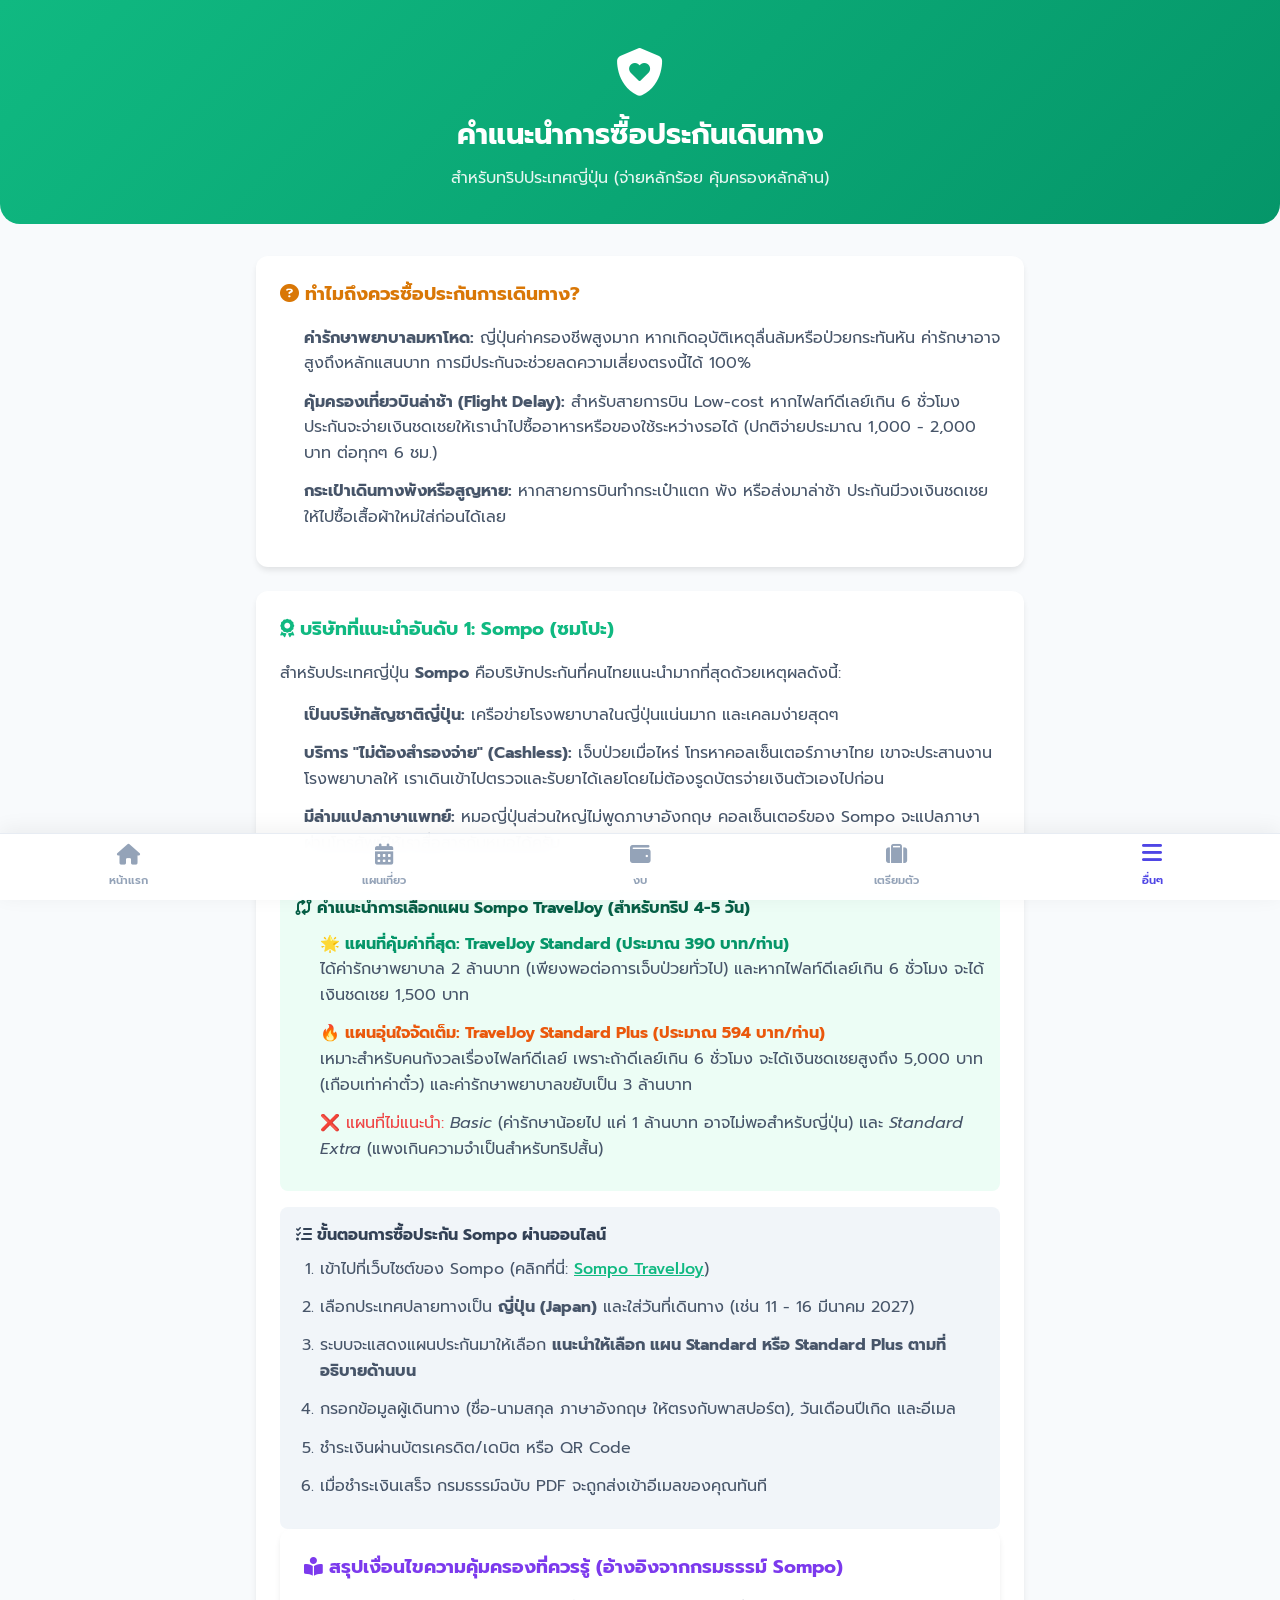
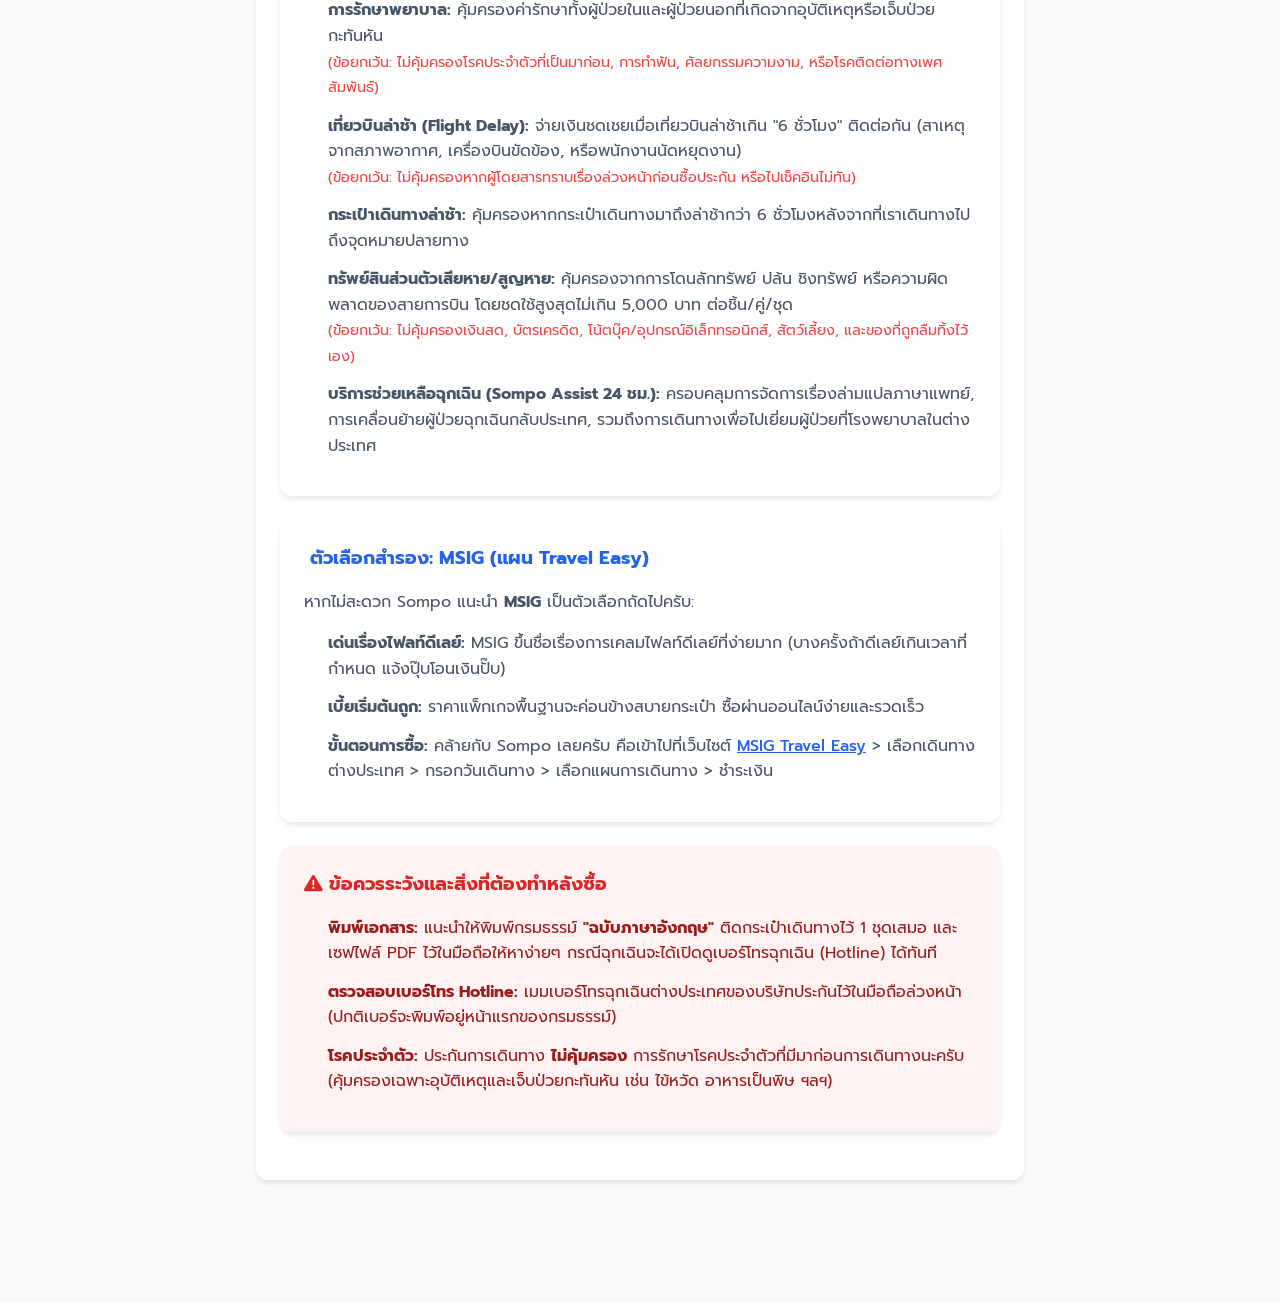
<file: insurance_guide.html>
<!DOCTYPE html>
<html lang="th">
<head>
    <!-- ป้องกันการแคช (Anti-Caching) -->
    <meta http-equiv="Cache-Control" content="no-cache, no-store, must-revalidate">
    <meta http-equiv="Pragma" content="no-cache">
    <meta http-equiv="Expires" content="0">

    <meta charset="UTF-8">
    <meta name="viewport" content="width=device-width, initial-scale=1.0">
    <title>Travel Insurance Guide | แนะนำประกันการเดินทางญี่ปุ่น</title>
    <link rel="stylesheet" href="css/style.css?v=1791030778888">
    <link href="https://fonts.googleapis.com/css2?family=Inter:wght@300;400;500;600;700&family=Prompt:wght@300;400;500;600;700&display=swap" rel="stylesheet">
    <link rel="stylesheet" href="https://cdnjs.cloudflare.com/ajax/libs/font-awesome/6.4.0/css/all.min.css">
    <style>
        .page-header {
            background: linear-gradient(135deg, #10b981 0%, #059669 100%);
            color: white;
            padding: 3rem 1rem 2rem;
            text-align: center;
            border-radius: 0 0 20px 20px;
            margin-bottom: 2rem;
            position: relative;
        }
        .back-btn {
            position: absolute;
            top: 1rem;
            left: 1rem;
            color: white;
            text-decoration: none;
            display: flex;
            align-items: center;
            gap: 0.5rem;
            font-weight: 500;
            background: rgba(255,255,255,0.2);
            padding: 0.5rem 1rem;
            border-radius: 20px;
            transition: background 0.3s;
        }
        .back-btn:hover {
            background: rgba(255,255,255,0.3);
        }
        .info-card {
            background: white;
            border-radius: 12px;
            padding: 1.5rem;
            box-shadow: 0 4px 6px -1px rgba(0, 0, 0, 0.1);
            margin-bottom: 1.5rem;
            
        }
        .step-list {
            margin-left: 1.5rem;
            color: #475569;
            line-height: 1.6;
        }
        .step-list li {
            margin-bottom: 0.8rem;
        }
    </style>
</head>
<body style="background-color: #f8fafc; font-family: 'Prompt', sans-serif;">
    <div class="page-header">
        
        <i class="fa-solid fa-shield-heart" style="font-size: 3rem; margin-bottom: 1rem;"></i>
        <h1 style="font-size: 1.8rem; font-family: 'Prompt', sans-serif;">คำแนะนำการซื้อประกันเดินทาง</h1>
        <p style="opacity: 0.9; margin-top: 0.5rem;">สำหรับทริปประเทศญี่ปุ่น (จ่ายหลักร้อย คุ้มครองหลักล้าน)</p>
    </div>

    <div class="container" style="max-width: 800px; padding: 0 1rem; margin-bottom: 3rem;">
        
        <div class="info-card" style="border-left-color: #f59e0b;">
            <h3 style="color: #d97706; margin-bottom: 1rem;"><i class="fa-solid fa-circle-question"></i> ทำไมถึงควรซื้อประกันการเดินทาง?</h3>
            <ul class="step-list">
                <li><strong>ค่ารักษาพยาบาลมหาโหด:</strong> ญี่ปุ่นค่าครองชีพสูงมาก หากเกิดอุบัติเหตุลื่นล้มหรือป่วยกระทันหัน ค่ารักษาอาจสูงถึงหลักแสนบาท การมีประกันจะช่วยลดความเสี่ยงตรงนี้ได้ 100%</li>
                <li><strong>คุ้มครองเที่ยวบินล่าช้า (Flight Delay):</strong> สำหรับสายการบิน Low-cost หากไฟลท์ดีเลย์เกิน 6 ชั่วโมง ประกันจะจ่ายเงินชดเชยให้เรานำไปซื้ออาหารหรือของใช้ระหว่างรอได้ (ปกติจ่ายประมาณ 1,000 - 2,000 บาท ต่อทุกๆ 6 ชม.)</li>
                <li><strong>กระเป๋าเดินทางพังหรือสูญหาย:</strong> หากสายการบินทำกระเป๋าแตก พัง หรือส่งมาล่าช้า ประกันมีวงเงินชดเชยให้ไปซื้อเสื้อผ้าใหม่ใส่ก่อนได้เลย</li>
            </ul>
        </div>

        <div class="info-card">
            <h3 style="color: #10b981; margin-bottom: 1rem;"><i class="fa-solid fa-award"></i> บริษัทที่แนะนำอันดับ 1: Sompo (ซมโปะ)</h3>
            <p style="color: #475569; margin-bottom: 1rem;">สำหรับประเทศญี่ปุ่น <strong>Sompo</strong> คือบริษัทประกันที่คนไทยแนะนำมากที่สุดด้วยเหตุผลดังนี้:</p>
            <ul class="step-list">
                <li><strong>เป็นบริษัทสัญชาติญี่ปุ่น:</strong> เครือข่ายโรงพยาบาลในญี่ปุ่นแน่นมาก และเคลมง่ายสุดๆ</li>
                <li><strong>บริการ "ไม่ต้องสำรองจ่าย" (Cashless):</strong> เจ็บป่วยเมื่อไหร่ โทรหาคอลเซ็นเตอร์ภาษาไทย เขาจะประสานงานโรงพยาบาลให้ เราเดินเข้าไปตรวจและรับยาได้เลยโดยไม่ต้องรูดบัตรจ่ายเงินตัวเองไปก่อน</li>
                <li><strong>มีล่ามแปลภาษาแพทย์:</strong> หมอญี่ปุ่นส่วนใหญ่ไม่พูดภาษาอังกฤษ คอลเซ็นเตอร์ของ Sompo จะแปลภาษาผ่านโทรศัพท์ให้เราสื่อสารกับหมอได้ครับ</li>
            </ul>
            
            <div style="background: #ecfdf5; padding: 1rem; border-radius: 8px; margin-top: 1.5rem; ">
                <h4 style="margin-bottom: 0.5rem; color: #065f46;"><i class="fa-solid fa-code-compare"></i> คำแนะนำการเลือกแผน Sompo TravelJoy (สำหรับทริป 4-5 วัน)</h4>
                <ul class="step-list" style="margin-bottom: 0; margin-top: 10px;">
                    <li><strong style="color: #059669;">🌟 แผนที่คุ้มค่าที่สุด: TravelJoy Standard (ประมาณ 390 บาท/ท่าน)</strong><br>ได้ค่ารักษาพยาบาล 2 ล้านบาท (เพียงพอต่อการเจ็บป่วยทั่วไป) และหากไฟลท์ดีเลย์เกิน 6 ชั่วโมง จะได้เงินชดเชย 1,500 บาท</li>
                    <li><strong style="color: #ea580c;">🔥 แผนอุ่นใจจัดเต็ม: TravelJoy Standard Plus (ประมาณ 594 บาท/ท่าน)</strong><br>เหมาะสำหรับคนกังวลเรื่องไฟลท์ดีเลย์ เพราะถ้าดีเลย์เกิน 6 ชั่วโมง จะได้เงินชดเชยสูงถึง 5,000 บาท (เกือบเท่าค่าตั๋ว) และค่ารักษาพยาบาลขยับเป็น 3 ล้านบาท</li>
                    <li><span style="color: #ef4444;">❌ แผนที่ไม่แนะนำ:</span> <em>Basic</em> (ค่ารักษาน้อยไป แค่ 1 ล้านบาท อาจไม่พอสำหรับญี่ปุ่น) และ <em>Standard Extra</em> (แพงเกินความจำเป็นสำหรับทริปสั้น)</li>
                </ul>
            </div>
            
            <div style="background: #f1f5f9; padding: 1rem; border-radius: 8px; margin-top: 1rem;">
                <h4 style="margin-bottom: 0.5rem; color: #334155;"><i class="fa-solid fa-list-check"></i> ขั้นตอนการซื้อประกัน Sompo ผ่านออนไลน์</h4>
                <ol class="step-list" style="margin-bottom: 0;">
                    <li>เข้าไปที่เว็บไซต์ของ Sompo (คลิกที่นี่: <a href="https://traveljoy.sompo.co.th/" target="_blank" style="color: #10b981; text-decoration: underline; font-weight: 500;">Sompo TravelJoy</a>)</li>
                    <li>เลือกประเทศปลายทางเป็น <strong>ญี่ปุ่น (Japan)</strong> และใส่วันที่เดินทาง (เช่น 11 - 16 มีนาคม 2027)</li>
                    <li>ระบบจะแสดงแผนประกันมาให้เลือก <strong>แนะนำให้เลือก แผน Standard หรือ Standard Plus ตามที่อธิบายด้านบน</strong></li>
                    <li>กรอกข้อมูลผู้เดินทาง (ชื่อ-นามสกุล ภาษาอังกฤษ ให้ตรงกับพาสปอร์ต), วันเดือนปีเกิด และอีเมล</li>
                    <li>ชำระเงินผ่านบัตรเครดิต/เดบิต หรือ QR Code</li>
                    <li>เมื่อชำระเงินเสร็จ กรมธรรม์ฉบับ PDF จะถูกส่งเข้าอีเมลของคุณทันที</li>
                </ol>
            </div>
        <div class="info-card" style="border-left-color: #8b5cf6;">
            <h3 style="color: #7c3aed; margin-bottom: 1rem;"><i class="fa-solid fa-book-open-reader"></i> สรุปเงื่อนไขความคุ้มครองที่ควรรู้ (อ้างอิงจากกรมธรรม์ Sompo)</h3>
            <ul class="step-list">
                <li><strong>การรักษาพยาบาล:</strong> คุ้มครองค่ารักษาทั้งผู้ป่วยในและผู้ป่วยนอกที่เกิดจากอุบัติเหตุหรือเจ็บป่วยกะทันหัน <br><span style="color: #ef4444; font-size: 0.9em;">(ข้อยกเว้น: ไม่คุ้มครองโรคประจำตัวที่เป็นมาก่อน, การทำฟัน, ศัลยกรรมความงาม, หรือโรคติดต่อทางเพศสัมพันธ์)</span></li>
                <li><strong>เที่ยวบินล่าช้า (Flight Delay):</strong> จ่ายเงินชดเชยเมื่อเที่ยวบินล่าช้าเกิน "6 ชั่วโมง" ติดต่อกัน (สาเหตุจากสภาพอากาศ, เครื่องบินขัดข้อง, หรือพนักงานนัดหยุดงาน) <br><span style="color: #ef4444; font-size: 0.9em;">(ข้อยกเว้น: ไม่คุ้มครองหากผู้โดยสารทราบเรื่องล่วงหน้าก่อนซื้อประกัน หรือไปเช็คอินไม่ทัน)</span></li>
                <li><strong>กระเป๋าเดินทางล่าช้า:</strong> คุ้มครองหากกระเป๋าเดินทางมาถึงล่าช้ากว่า 6 ชั่วโมงหลังจากที่เราเดินทางไปถึงจุดหมายปลายทาง</li>
                <li><strong>ทรัพย์สินส่วนตัวเสียหาย/สูญหาย:</strong> คุ้มครองจากการโดนลักทรัพย์ ปล้น ชิงทรัพย์ หรือความผิดพลาดของสายการบิน โดยชดใช้สูงสุดไม่เกิน 5,000 บาท ต่อชิ้น/คู่/ชุด <br><span style="color: #ef4444; font-size: 0.9em;">(ข้อยกเว้น: ไม่คุ้มครองเงินสด, บัตรเครดิต, โน้ตบุ๊ค/อุปกรณ์อิเล็กทรอนิกส์, สัตว์เลี้ยง, และของที่ถูกลืมทิ้งไว้เอง)</span></li>
                <li><strong>บริการช่วยเหลือฉุกเฉิน (Sompo Assist 24 ชม.):</strong> ครอบคลุมการจัดการเรื่องล่ามแปลภาษาแพทย์, การเคลื่อนย้ายผู้ป่วยฉุกเฉินกลับประเทศ, รวมถึงการเดินทางเพื่อไปเยี่ยมผู้ป่วยที่โรงพยาบาลในต่างประเทศ</li>
            </ul>
        </div>

        <div class="info-card" style="border-left-color: #3b82f6;">
            <h3 style="color: #2563eb; margin-bottom: 1rem;"><i class="fa-solid fa-plane-shield"></i> ตัวเลือกสำรอง: MSIG (แผน Travel Easy)</h3>
            <p style="color: #475569; margin-bottom: 1rem;">หากไม่สะดวก Sompo แนะนำ <strong>MSIG</strong> เป็นตัวเลือกถัดไปครับ:</p>
            <ul class="step-list">
                <li><strong>เด่นเรื่องไฟลท์ดีเลย์:</strong> MSIG ขึ้นชื่อเรื่องการเคลมไฟลท์ดีเลย์ที่ง่ายมาก (บางครั้งถ้าดีเลย์เกินเวลาที่กำหนด แจ้งปุ๊บโอนเงินปั๊บ)</li>
                <li><strong>เบี้ยเริ่มต้นถูก:</strong> ราคาแพ็กเกจพื้นฐานจะค่อนข้างสบายกระเป๋า ซื้อผ่านออนไลน์ง่ายและรวดเร็ว</li>
                <li><strong>ขั้นตอนการซื้อ:</strong> คล้ายกับ Sompo เลยครับ คือเข้าไปที่เว็บไซต์ <a href="https://www.msig-thai.com/th/travel-insurance" target="_blank" style="color: #2563eb; text-decoration: underline; font-weight: 500;">MSIG Travel Easy</a> > เลือกเดินทางต่างประเทศ > กรอกวันเดินทาง > เลือกแผนการเดินทาง > ชำระเงิน</li>
            </ul>
        </div>

        <div class="info-card" style="border-left-color: #ef4444; background: #fef2f2;">
            <h3 style="color: #dc2626; margin-bottom: 1rem;"><i class="fa-solid fa-triangle-exclamation"></i> ข้อควรระวังและสิ่งที่ต้องทำหลังซื้อ</h3>
            <ul class="step-list" style="color: #991b1b;">
                <li><strong>พิมพ์เอกสาร:</strong> แนะนำให้พิมพ์กรมธรรม์ <strong>"ฉบับภาษาอังกฤษ"</strong> ติดกระเป๋าเดินทางไว้ 1 ชุดเสมอ และเซฟไฟล์ PDF ไว้ในมือถือให้หาง่ายๆ กรณีฉุกเฉินจะได้เปิดดูเบอร์โทรฉุกเฉิน (Hotline) ได้ทันที</li>
                <li><strong>ตรวจสอบเบอร์โทร Hotline:</strong> เมมเบอร์โทรฉุกเฉินต่างประเทศของบริษัทประกันไว้ในมือถือล่วงหน้า (ปกติเบอร์จะพิมพ์อยู่หน้าแรกของกรมธรรม์)</li>
                <li><strong>โรคประจำตัว:</strong> ประกันการเดินทาง <strong>ไม่คุ้มครอง</strong> การรักษาโรคประจำตัวที่มีมาก่อนการเดินทางนะครับ (คุ้มครองเฉพาะอุบัติเหตุและเจ็บป่วยกะทันหัน เช่น ไข้หวัด อาหารเป็นพิษ ฯลฯ)</li>
            </ul>
        </div>

    </div>

    
    <!-- Bottom Navigation Bar -->
    <nav class="bottom-nav">
        <a href="index.html" class="nav-item" id="nav-home">
            <i class="fa-solid fa-house"></i>
            <span>หน้าแรก</span>
        </a>
        <a href="daily_guide.html" class="nav-item" id="nav-plan">
            <i class="fa-solid fa-calendar-days"></i>
            <span>แผนเที่ยว</span>
        </a>
        <a href="budget_tracker.html" class="nav-item" id="nav-budget">
            <i class="fa-solid fa-wallet"></i>
            <span>งบ</span>
        </a>
        <a href="prep_list.html" class="nav-item" id="nav-prep">
            <i class="fa-solid fa-suitcase"></i>
            <span>เตรียมตัว</span>
        </a>
        <a href="menu.html" class="nav-item" id="nav-menu">
            <i class="fa-solid fa-bars"></i>
            <span>อื่นๆ</span>
        </a>
    </nav>
    <script>
        // Highlight active nav item
        document.addEventListener('DOMContentLoaded', () => {
            const path = window.location.pathname;
            const page = path.split('/').pop() || 'index.html';
            
            if (page === 'index.html') {
                document.getElementById('nav-home')?.classList.add('active');
            } else if (page === 'daily_guide.html') {
                document.getElementById('nav-plan')?.classList.add('active');
            } else if (page === 'budget_tracker.html' || page === 'exchange_tracker.html') {
                document.getElementById('nav-budget')?.classList.add('active');
            } else if (page === 'prep_list.html') {
                document.getElementById('nav-prep')?.classList.add('active');
            } else if (['menu.html', 'newbie_guide.html', 'tax_guide.html', 'insurance_guide.html', 'immigration_en.html'].includes(page)) {
                document.getElementById('nav-menu')?.classList.add('active');
            }
        });
    </script>
</body>
</file>
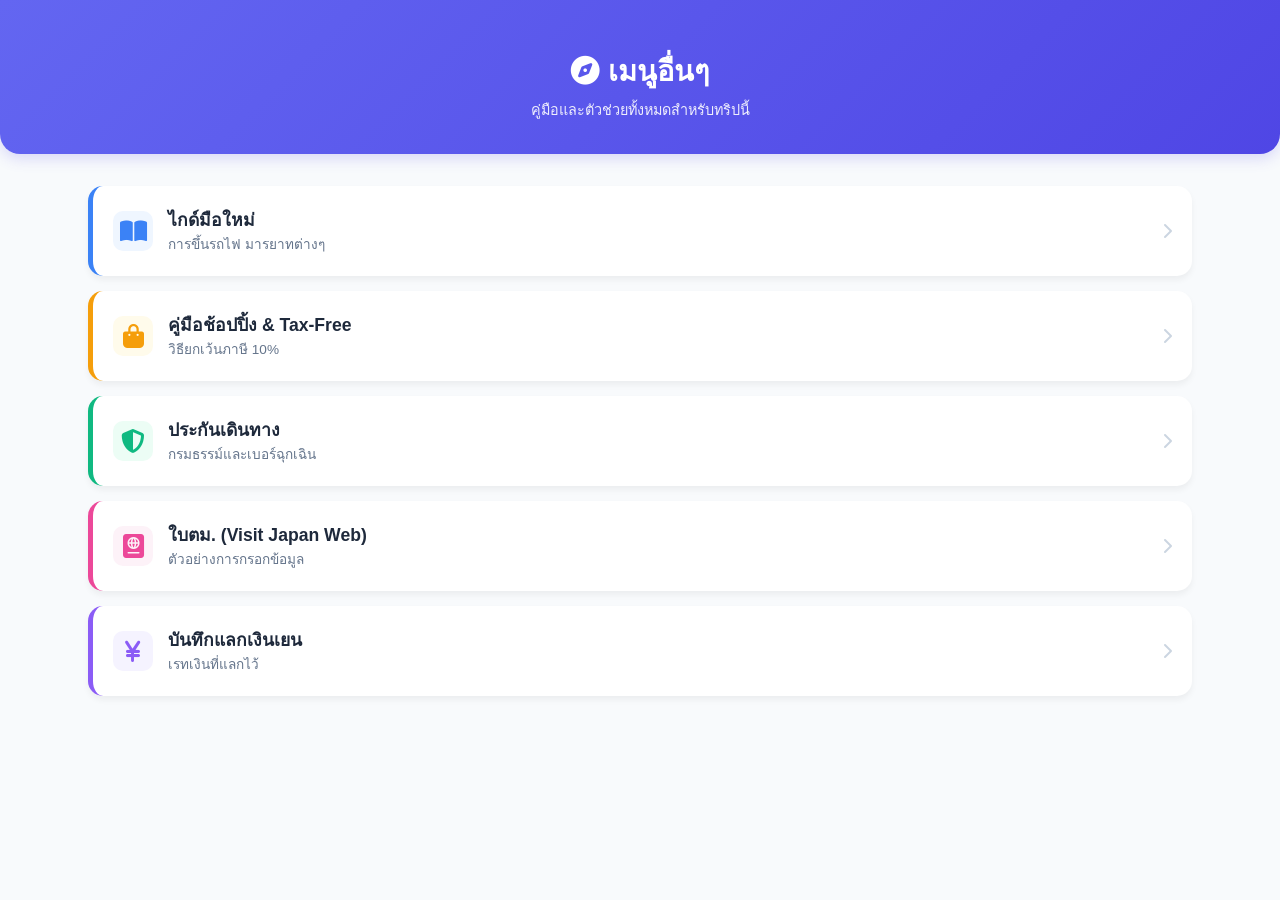
<file: menu.html>
<!DOCTYPE html><html lang="th"><head>
    <!-- ป้องกันการแคช (Anti-Caching) -->
    <meta http-equiv="Cache-Control" content="no-cache, no-store, must-revalidate">
    <meta http-equiv="Pragma" content="no-cache">
    <meta http-equiv="Expires" content="0">

    <meta charset="UTF-8">
    <meta name="viewport" content="width=device-width, initial-scale=1.0">
    <title>Menu - คู่มือและอื่นๆ</title>
    <link href="https://fonts.googleapis.com/css2?family=Kanit:wght@300;400;500;600;700&amp;display=swap" rel="stylesheet">
    <link rel="stylesheet" href="https://cdnjs.cloudflare.com/ajax/libs/font-awesome/6.4.0/css/all.min.css">
    <link rel="stylesheet" href="css/style.css?v=1791030778888">
    <style>
        .page-header {
            background: linear-gradient(135deg, #6366f1 0%, #4f46e5 100%);
            color: white;
            padding: 3rem 1rem 2rem;
            text-align: center;
            border-radius: 0 0 20px 20px;
            margin-bottom: 2rem;
            box-shadow: 0 4px 15px rgba(79, 70, 229, 0.2);
        }
        .menu-grid {
            display: grid;
            grid-template-columns: 1fr;
            gap: 15px;
            padding: 0 1rem;
            margin-bottom: 3rem;
        }
        .menu-card {
            background: white;
            border-radius: 15px;
            padding: 20px;
            display: flex;
            align-items: center;
            gap: 15px;
            text-decoration: none;
            color: #1e293b;
            box-shadow: 0 4px 6px rgba(0,0,0,0.05);
            border-left: 5px solid #4f46e5;
            transition: all 0.2s;
        }
        .menu-card:hover {
            transform: translateY(-2px);
            box-shadow: 0 6px 12px rgba(0,0,0,0.1);
        }
        .menu-icon {
            font-size: 1.5rem;
            width: 40px;
            height: 40px;
            display: flex;
            align-items: center;
            justify-content: center;
            background: #f1f5f9;
            border-radius: 10px;
            color: #4f46e5;
        }
    </style>
</head>
<body>
    <div class="page-header">
        <h1 style="font-size: 1.8rem; margin: 0 0 5px 0;"><i class="fa-solid fa-compass"></i> เมนูอื่นๆ</h1>
        <p style="margin: 0; opacity: 0.9; font-size: 0.9rem;">คู่มือและตัวช่วยทั้งหมดสำหรับทริปนี้</p>
    </div>

    <main class="container">
        <div class="menu-grid">
            <a href="newbie_guide.html" class="menu-card" style="border-color: #3b82f6;">
                <div class="menu-icon" style="color: #3b82f6; background: #eff6ff;"><i class="fa-solid fa-book-open"></i></div>
                <div>
                    <h3 style="margin: 0; font-size: 1.1rem;">ไกด์มือใหม่</h3>
                    <p style="margin: 0; font-size: 0.85rem; color: #64748b;">การขึ้นรถไฟ มารยาทต่างๆ</p>
                </div>
                <i class="fa-solid fa-chevron-right" style="margin-left: auto; color: #cbd5e1;"></i>
            </a>
            
            <a href="tax_guide.html" class="menu-card" style="border-color: #f59e0b;">
                <div class="menu-icon" style="color: #f59e0b; background: #fffbeb;"><i class="fa-solid fa-bag-shopping"></i></div>
                <div>
                    <h3 style="margin: 0; font-size: 1.1rem;">คู่มือช้อปปิ้ง &amp; Tax-Free</h3>
                    <p style="margin: 0; font-size: 0.85rem; color: #64748b;">วิธียกเว้นภาษี 10%</p>
                </div>
                <i class="fa-solid fa-chevron-right" style="margin-left: auto; color: #cbd5e1;"></i>
            </a>

            <a href="insurance_guide.html" class="menu-card" style="border-color: #10b981;">
                <div class="menu-icon" style="color: #10b981; background: #ecfdf5;"><i class="fa-solid fa-shield-halved"></i></div>
                <div>
                    <h3 style="margin: 0; font-size: 1.1rem;">ประกันเดินทาง</h3>
                    <p style="margin: 0; font-size: 0.85rem; color: #64748b;">กรมธรรม์และเบอร์ฉุกเฉิน</p>
                </div>
                <i class="fa-solid fa-chevron-right" style="margin-left: auto; color: #cbd5e1;"></i>
            </a>

            <a href="immigration_en.html" class="menu-card" style="border-color: #ec4899;">
                <div class="menu-icon" style="color: #ec4899; background: #fdf2f8;"><i class="fa-solid fa-passport"></i></div>
                <div>
                    <h3 style="margin: 0; font-size: 1.1rem;">ใบตม. (Visit Japan Web)</h3>
                    <p style="margin: 0; font-size: 0.85rem; color: #64748b;">ตัวอย่างการกรอกข้อมูล</p>
                </div>
                <i class="fa-solid fa-chevron-right" style="margin-left: auto; color: #cbd5e1;"></i>
            </a>
            
            <a href="exchange_tracker.html" class="menu-card" style="border-color: #8b5cf6;">
                <div class="menu-icon" style="color: #8b5cf6; background: #f5f3ff;"><i class="fa-solid fa-yen-sign"></i></div>
                <div>
                    <h3 style="margin: 0; font-size: 1.1rem;">บันทึกแลกเงินเยน</h3>
                    <p style="margin: 0; font-size: 0.85rem; color: #64748b;">เรทเงินที่แลกไว้</p>
                </div>
                <i class="fa-solid fa-chevron-right" style="margin-left: auto; color: #cbd5e1;"></i>
            </a>
        </div>
    </main>

</body></html>
</file>
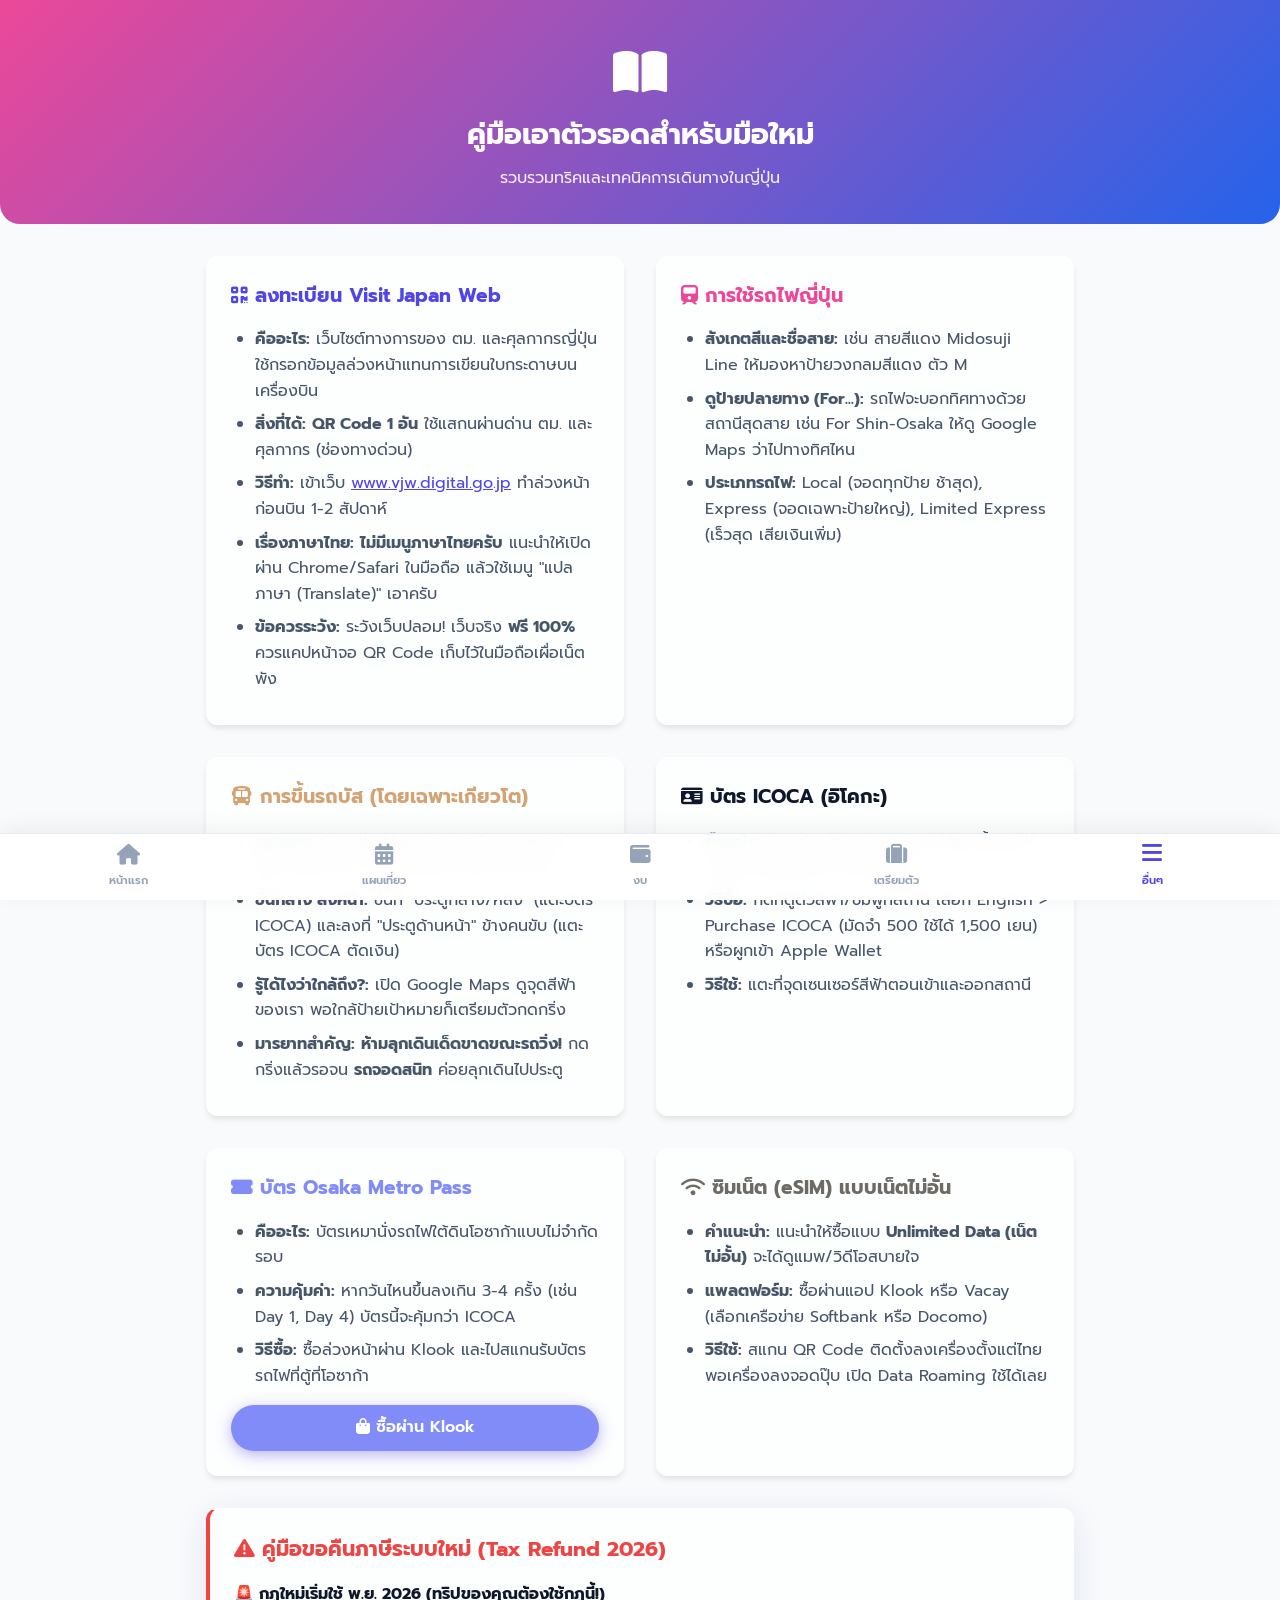
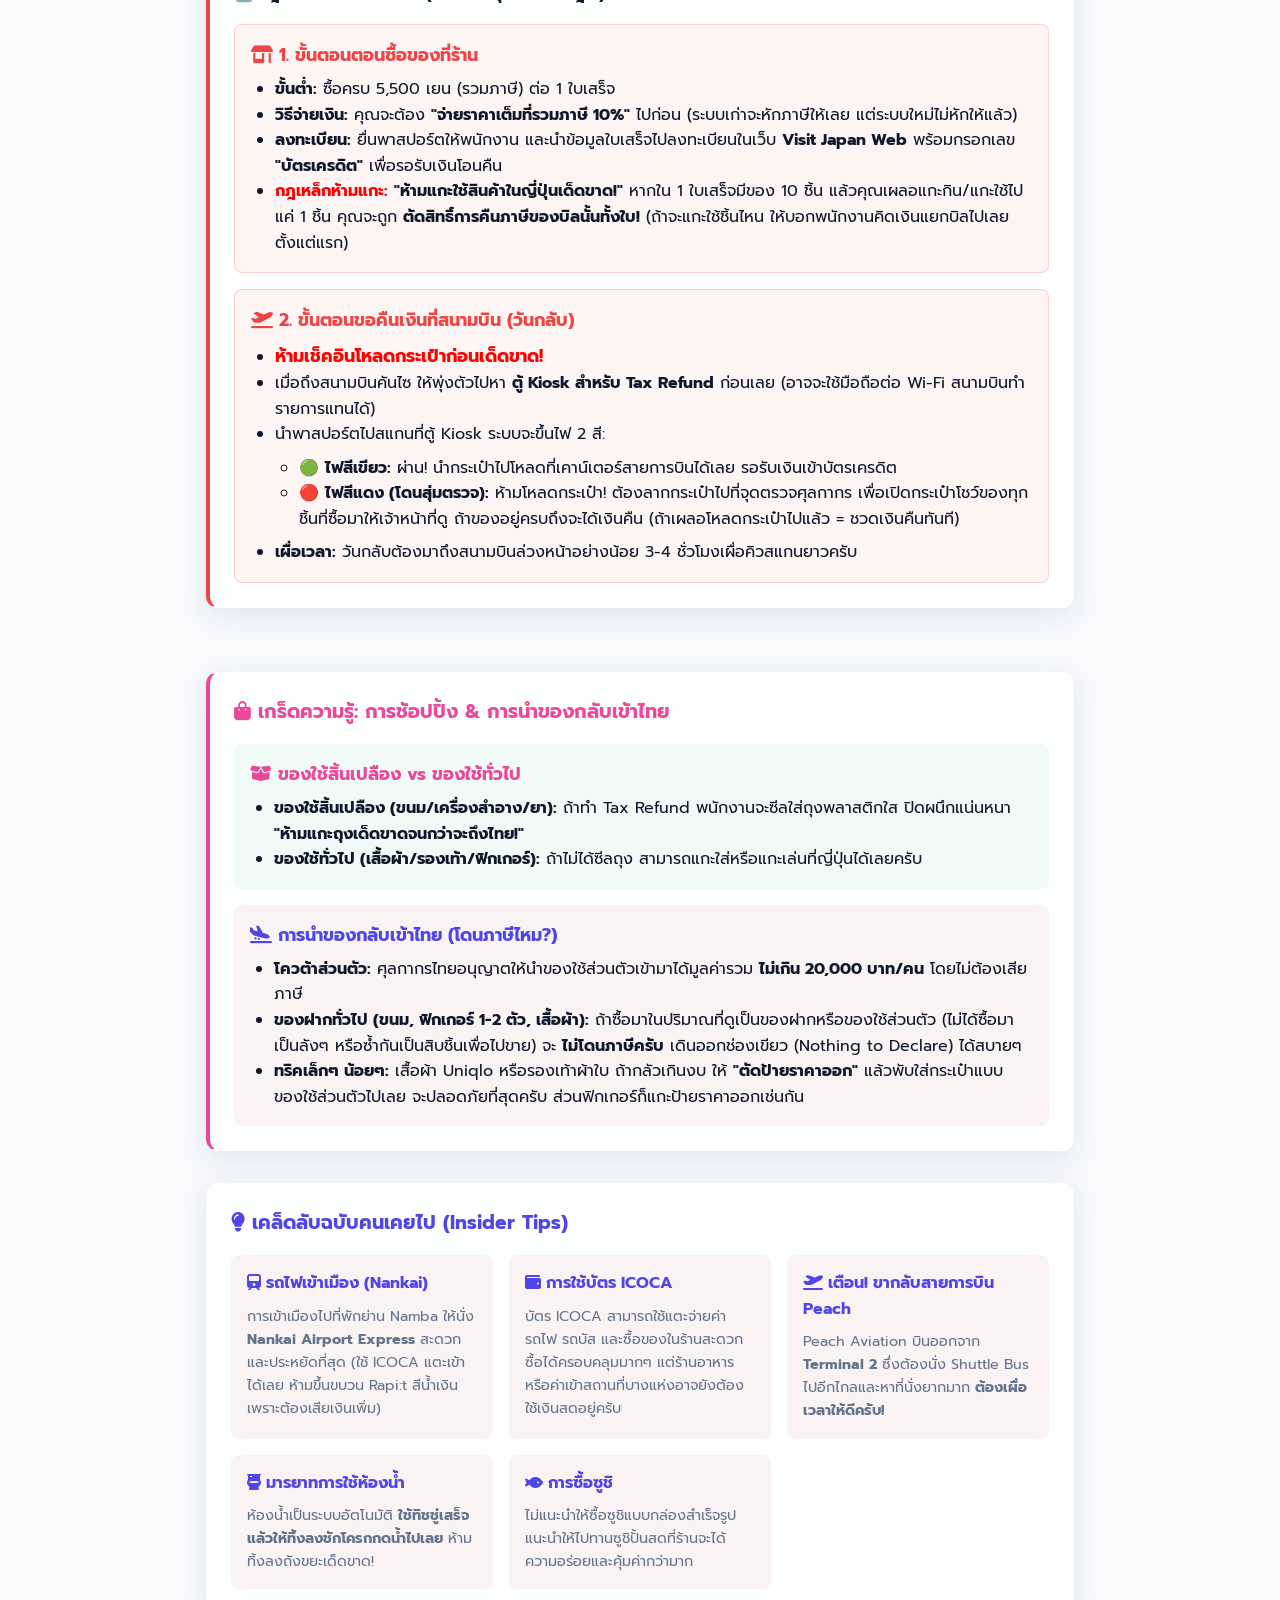
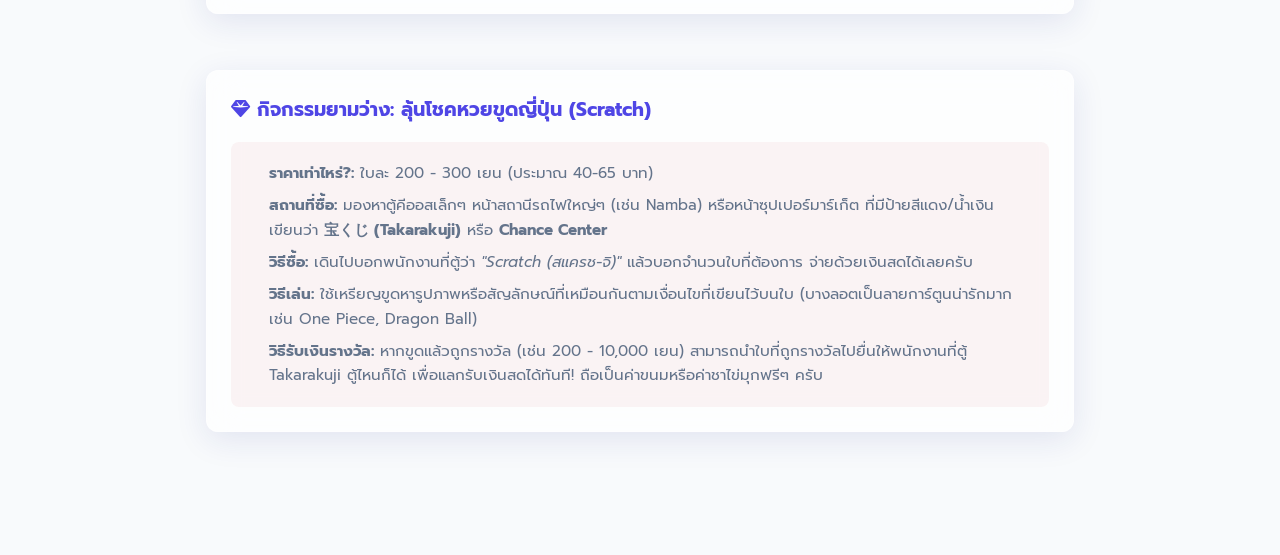
<file: newbie_guide.html>
<!DOCTYPE html>
<html lang="th">
<head>
    <!-- ป้องกันการแคช (Anti-Caching) -->
    <meta http-equiv="Cache-Control" content="no-cache, no-store, must-revalidate">
    <meta http-equiv="Pragma" content="no-cache">
    <meta http-equiv="Expires" content="0">

    <meta charset="UTF-8">
    <meta name="viewport" content="width=device-width, initial-scale=1.0">
    <title>Newbie Guide | คู่มือมือใหม่</title>
    <link rel="stylesheet" href="css/style.css?v=1791030778888">
    <link href="https://fonts.googleapis.com/css2?family=Inter:wght@300;400;500;600;700&family=Prompt:wght@300;400;500;600;700&display=swap" rel="stylesheet">
    <link rel="stylesheet" href="https://cdnjs.cloudflare.com/ajax/libs/font-awesome/6.4.0/css/all.min.css">
    <style>
        .page-header {
            background: linear-gradient(135deg, var(--secondary) 0%, #2563eb 100%);
            color: white;
            padding: 3rem 1rem 2rem;
            text-align: center;
            border-radius: 0 0 20px 20px;
            margin-bottom: 2rem;
            position: relative;
        }
        .back-btn {
            position: absolute;
            top: 1rem;
            left: 1rem;
            color: white;
            text-decoration: none;
            display: flex;
            align-items: center;
            gap: 0.5rem;
            font-weight: 500;
            background: rgba(255,255,255,0.2);
            padding: 0.5rem 1rem;
            border-radius: 20px;
            transition: background 0.3s;
        }
        .back-btn:hover {
            background: rgba(255,255,255,0.3);
        }
    </style>
</head>
<body style="background-color: #f8fafc; font-family: 'Prompt', sans-serif;">
    <div class="page-header">
        
        <i class="fa-solid fa-book-open" style="font-size: 3rem; margin-bottom: 1rem;"></i>
        <h1 style="font-size: 1.8rem; font-family: 'Prompt', sans-serif;">คู่มือเอาตัวรอดสำหรับมือใหม่</h1>
        <p style="opacity: 0.9; margin-top: 0.5rem;">รวบรวมทริคและเทคนิคการเดินทางในญี่ปุ่น</p>
    </div>

    <div class="container" style="max-width: 900px; padding: 0 1rem; margin-bottom: 3rem;">
        <div class="grid" style="grid-template-columns: repeat(auto-fit, minmax(300px, 1fr)); gap: 2rem;">
            
            <!-- Visit Japan Web -->
            <div class="glass-card" style=" background: var(--glass-bg); padding: 1.5rem; border-radius: 12px; box-shadow: 0 4px 6px -1px rgba(0,0,0,0.1);">
                <h3 style="color: var(--primary); margin-bottom: 1rem; font-size: 1.2rem;"><i class="fa-solid fa-qrcode"></i> ลงทะเบียน Visit Japan Web</h3>
                <ul style="list-style: disc; margin-left: 1.5rem; color: #475569; line-height: 1.6;">
                    <li style="margin-bottom: 0.5rem;"><strong>คืออะไร:</strong> เว็บไซต์ทางการของ ตม. และศุลกากรญี่ปุ่น ใช้กรอกข้อมูลล่วงหน้าแทนการเขียนใบกระดาษบนเครื่องบิน</li>
                    <li style="margin-bottom: 0.5rem;"><strong>สิ่งที่ได้:</strong> <strong>QR Code 1 อัน</strong> ใช้แสกนผ่านด่าน ตม. และศุลกากร (ช่องทางด่วน)</li>
                    <li style="margin-bottom: 0.5rem;"><strong>วิธีทำ:</strong> เข้าเว็บ <a href="https://www.vjw.digital.go.jp/" target="_blank" style="color: var(--primary); text-decoration: underline;">www.vjw.digital.go.jp</a> ทำล่วงหน้าก่อนบิน 1-2 สัปดาห์</li>
                    <li style="margin-bottom: 0.5rem;"><strong>เรื่องภาษาไทย:</strong> <strong>ไม่มีเมนูภาษาไทยครับ</strong> แนะนำให้เปิดผ่าน Chrome/Safari ในมือถือ แล้วใช้เมนู "แปลภาษา (Translate)" เอาครับ</li>
                    <li style="margin-bottom: 0.5rem;"><strong>ข้อควรระวัง:</strong> ระวังเว็บปลอม! เว็บจริง <strong>ฟรี 100%</strong> ควรแคปหน้าจอ QR Code เก็บไว้ในมือถือเผื่อเน็ตพัง</li>
                </ul>
            </div>

            <!-- Trains -->
            <div class="glass-card" style="background: var(--glass-bg); padding: 1.5rem; border-radius: 12px; box-shadow: 0 4px 6px -1px rgba(0,0,0,0.1);">
                <h3 style="color: var(--secondary); margin-bottom: 1rem; font-size: 1.2rem;"><i class="fa-solid fa-train"></i> การใช้รถไฟญี่ปุ่น</h3>
                <ul style="list-style: disc; margin-left: 1.5rem; color: #475569; line-height: 1.6;">
                    <li style="margin-bottom: 0.5rem;"><strong>สังเกตสีและชื่อสาย:</strong> เช่น สายสีแดง Midosuji Line ให้มองหาป้ายวงกลมสีแดง ตัว M</li>
                    <li style="margin-bottom: 0.5rem;"><strong>ดูป้ายปลายทาง (For...):</strong> รถไฟจะบอกทิศทางด้วยสถานีสุดสาย เช่น For Shin-Osaka ให้ดู Google Maps ว่าไปทางทิศไหน</li>
                    <li style="margin-bottom: 0.5rem;"><strong>ประเภทรถไฟ:</strong> Local (จอดทุกป้าย ช้าสุด), Express (จอดเฉพาะป้ายใหญ่), Limited Express (เร็วสุด เสียเงินเพิ่ม)</li>
                </ul>
            </div>

            <!-- Bus -->
            <div class="glass-card" style="background: var(--glass-bg); padding: 1.5rem; border-radius: 12px; box-shadow: 0 4px 6px -1px rgba(0,0,0,0.1);">
                <h3 style="color: #D4A373; margin-bottom: 1rem; font-size: 1.2rem;"><i class="fa-solid fa-bus"></i> การขึ้นรถบัส (โดยเฉพาะเกียวโต)</h3>
                <ul style="list-style: disc; margin-left: 1.5rem; color: #475569; line-height: 1.6;">
                    <li style="margin-bottom: 0.5rem;"><strong>ดูสายรถ:</strong> Google Maps จะบอก "หมายเลขรถ" (เช่น 205) และ "ตัวอักษรป้าย" (เช่น ป้าย A1)</li>
                    <li style="margin-bottom: 0.5rem;"><strong>ขึ้นกลาง ลงหน้า:</strong> ขึ้นที่ "ประตูกลาง/หลัง" (แตะบัตร ICOCA) และลงที่ "ประตูด้านหน้า" ข้างคนขับ (แตะบัตร ICOCA ตัดเงิน)</li>
                    <li style="margin-bottom: 0.5rem;"><strong>รู้ได้ไงว่าใกล้ถึง?:</strong> เปิด Google Maps ดูจุดสีฟ้าของเรา พอใกล้ป้ายเป้าหมายก็เตรียมตัวกดกริ่ง</li>
                    <li style="margin-bottom: 0.5rem;"><strong>มารยาทสำคัญ:</strong> <strong>ห้ามลุกเดินเด็ดขาดขณะรถวิ่ง!</strong> กดกริ่งแล้วรอจน <strong>รถจอดสนิท</strong> ค่อยลุกเดินไปประตู</li>
                </ul>
            </div>

            <!-- ICOCA -->
            <div class="glass-card" style="background: var(--glass-bg); padding: 1.5rem; border-radius: 12px; box-shadow: 0 4px 6px -1px rgba(0,0,0,0.1);">
                <h3 style="color: var(--dark); margin-bottom: 1rem; font-size: 1.2rem;"><i class="fa-solid fa-id-card"></i> บัตร ICOCA (อิโคกะ)</h3>
                <ul style="list-style: disc; margin-left: 1.5rem; color: #475569; line-height: 1.6;">
                    <li style="margin-bottom: 0.5rem;"><strong>คืออะไร:</strong> บัตรเติมเงินอเนกประสงค์ ใช้แตะขึ้นรถไฟ รถบัส ซื้อของเซเว่น และตู้กดน้ำ</li>
                    <li style="margin-bottom: 0.5rem;"><strong>วิธีซื้อ:</strong> กดที่ตู้ตั๋วสีฟ้า/ชมพูที่สถานี เลือก English > Purchase ICOCA (มัดจำ 500 ใช้ได้ 1,500 เยน) หรือผูกเข้า Apple Wallet</li>
                    <li style="margin-bottom: 0.5rem;"><strong>วิธีใช้:</strong> แตะที่จุดเซนเซอร์สีฟ้าตอนเข้าและออกสถานี</li>
                </ul>
            </div>

            <!-- Metro Pass -->
            <div class="glass-card" style="background: var(--glass-bg); padding: 1.5rem; border-radius: 12px; box-shadow: 0 4px 6px -1px rgba(0,0,0,0.1);">
                <h3 style="color: var(--primary-light); margin-bottom: 1rem; font-size: 1.2rem;"><i class="fa-solid fa-ticket-simple"></i> บัตร Osaka Metro Pass</h3>
                <ul style="list-style: disc; margin-left: 1.5rem; color: #475569; line-height: 1.6;">
                    <li style="margin-bottom: 0.5rem;"><strong>คืออะไร:</strong> บัตรเหมานั่งรถไฟใต้ดินโอซาก้าแบบไม่จำกัดรอบ</li>
                    <li style="margin-bottom: 0.5rem;"><strong>ความคุ้มค่า:</strong> หากวันไหนขึ้นลงเกิน 3-4 ครั้ง (เช่น Day 1, Day 4) บัตรนี้จะคุ้มกว่า ICOCA</li>
                    <li style="margin-bottom: 0.5rem;"><strong>วิธีซื้อ:</strong> ซื้อล่วงหน้าผ่าน Klook และไปสแกนรับบัตรรถไฟที่ตู้ที่โอซาก้า</li>
                </ul>
                <a href="https://www.klook.com/th/activity/11515-osaka-metro-pass/" target="_blank" class="btn btn-primary" style="margin-top: 1rem; width: 100%; text-align: center; display: block; padding: 10px; background: var(--primary-light); border: none;"><i class="fa-solid fa-bag-shopping"></i> ซื้อผ่าน Klook</a>
            </div>

            <!-- eSIM -->
            <div class="glass-card" style="background: var(--glass-bg); padding: 1.5rem; border-radius: 12px; box-shadow: 0 4px 6px -1px rgba(0,0,0,0.1);">
                <h3 style="color: #6E6B65; margin-bottom: 1rem; font-size: 1.2rem;"><i class="fa-solid fa-wifi"></i> ซิมเน็ต (eSIM) แบบเน็ตไม่อั้น</h3>
                <ul style="list-style: disc; margin-left: 1.5rem; color: #475569; line-height: 1.6;">
                    <li style="margin-bottom: 0.5rem;"><strong>คำแนะนำ:</strong> แนะนำให้ซื้อแบบ <strong>Unlimited Data (เน็ตไม่อั้น)</strong> จะได้ดูแมพ/วิดีโอสบายใจ</li>
                    <li style="margin-bottom: 0.5rem;"><strong>แพลตฟอร์ม:</strong> ซื้อผ่านแอป Klook หรือ Vacay (เลือกเครือข่าย Softbank หรือ Docomo)</li>
                    <li style="margin-bottom: 0.5rem;"><strong>วิธีใช้:</strong> สแกน QR Code ติดตั้งลงเครื่องตั้งแต่ไทย พอเครื่องลงจอดปุ๊บ เปิด Data Roaming ใช้ได้เลย</li>
                </ul>
            </div>

        
            
            <!-- Shopping & Tax -->
            <div class="glass-card" style="border-left: 4px solid #ef4444; background: var(--glass-bg); padding: 1.5rem; border-radius: 12px; grid-column: 1 / -1; box-shadow: var(--shadow);">
                <h3 style="color: #ef4444; margin-bottom: 1rem; font-size: 1.3rem;"><i class="fa-solid fa-triangle-exclamation"></i> คู่มือขอคืนภาษีระบบใหม่ (Tax Refund 2026)</h3>
                <p style="color: var(--dark); margin-bottom: 1rem; font-weight: bold;">🚨 กฎใหม่เริ่มใช้ พ.ย. 2026 (ทริปของคุณต้องใช้กฎนี้!)</p>
                
                <div style="display: grid; grid-template-columns: 1fr; gap: 1rem; color: var(--dark); line-height: 1.6;">
                    
                    <div style="background: rgba(239, 68, 68, 0.05); padding: 1rem; border-radius: 8px; border: 1px solid rgba(239, 68, 68, 0.2);">
                        <h4 style="color: #ef4444; font-size: 1.1rem; margin-bottom: 0.5rem;"><i class="fa-solid fa-shop"></i> 1. ขั้นตอนตอนซื้อของที่ร้าน</h4>
                        <ul style="list-style: disc; margin-left: 1.5rem;">
                            <li><strong>ขั้นต่ำ:</strong> ซื้อครบ 5,500 เยน (รวมภาษี) ต่อ 1 ใบเสร็จ</li>
                            <li><strong>วิธีจ่ายเงิน:</strong> คุณจะต้อง <strong>"จ่ายราคาเต็มที่รวมภาษี 10%"</strong> ไปก่อน (ระบบเก่าจะหักภาษีให้เลย แต่ระบบใหม่ไม่หักให้แล้ว)</li>
                            <li><strong>ลงทะเบียน:</strong> ยื่นพาสปอร์ตให้พนักงาน และนำข้อมูลใบเสร็จไปลงทะเบียนในเว็บ <strong>Visit Japan Web</strong> พร้อมกรอกเลข <strong>"บัตรเครดิต"</strong> เพื่อรอรับเงินโอนคืน</li>
                            <li><strong style="color: red;">กฎเหล็กห้ามแกะ:</strong> <strong>"ห้ามแกะใช้สินค้าในญี่ปุ่นเด็ดขาด!"</strong> หากใน 1 ใบเสร็จมีของ 10 ชิ้น แล้วคุณเผลอแกะกิน/แกะใช้ไปแค่ 1 ชิ้น คุณจะถูก <strong>ตัดสิทธิ์การคืนภาษีของบิลนั้นทั้งใบ!</strong> (ถ้าจะแกะใช้ชิ้นไหน ให้บอกพนักงานคิดเงินแยกบิลไปเลยตั้งแต่แรก)</li>
                        </ul>
                    </div>

                    <div style="background: rgba(239, 68, 68, 0.05); padding: 1rem; border-radius: 8px; border: 1px solid rgba(239, 68, 68, 0.2);">
                        <h4 style="color: #ef4444; font-size: 1.1rem; margin-bottom: 0.5rem;"><i class="fa-solid fa-plane-departure"></i> 2. ขั้นตอนขอคืนเงินที่สนามบิน (วันกลับ)</h4>
                        <ul style="list-style: disc; margin-left: 1.5rem;">
                            <li><strong style="color: red; font-size: 1.1rem;">ห้ามเช็คอินโหลดกระเป๋าก่อนเด็ดขาด!</strong></li>
                            <li>เมื่อถึงสนามบินคันไซ ให้พุ่งตัวไปหา <strong>ตู้ Kiosk สำหรับ Tax Refund</strong> ก่อนเลย (อาจจะใช้มือถือต่อ Wi-Fi สนามบินทำรายการแทนได้)</li>
                            <li>นำพาสปอร์ตไปสแกนที่ตู้ Kiosk ระบบจะขึ้นไฟ 2 สี:
                                <ul style="list-style: circle; margin-left: 1.5rem; margin-top: 0.5rem; margin-bottom: 0.5rem;">
                                    <li>🟢 <strong>ไฟสีเขียว:</strong> ผ่าน! นำกระเป๋าไปโหลดที่เคาน์เตอร์สายการบินได้เลย รอรับเงินเข้าบัตรเครดิต</li>
                                    <li>🔴 <strong>ไฟสีแดง (โดนสุ่มตรวจ):</strong> ห้ามโหลดกระเป๋า! ต้องลากกระเป๋าไปที่จุดตรวจศุลกากร เพื่อเปิดกระเป๋าโชว์ของทุกชิ้นที่ซื้อมาให้เจ้าหน้าที่ดู ถ้าของอยู่ครบถึงจะได้เงินคืน (ถ้าเผลอโหลดกระเป๋าไปแล้ว = ชวดเงินคืนทันที)</li>
                                </ul>
                            </li>
                            <li><strong>เผื่อเวลา:</strong> วันกลับต้องมาถึงสนามบินล่วงหน้าอย่างน้อย 3-4 ชั่วโมงเผื่อคิวสแกนยาวครับ</li>
                        </ul>
                    </div>
                </div>
            </div>

            <!-- Tax Custom & Shopping Basic Rules -->
            <div class="glass-card" style="border-left: 4px solid var(--secondary); background: var(--glass-bg); padding: 1.5rem; border-radius: 12px; grid-column: 1 / -1; box-shadow: var(--shadow); margin-top: 2rem;">
                <h3 style="color: var(--secondary); margin-bottom: 1rem; font-size: 1.2rem;"><i class="fa-solid fa-bag-shopping"></i> เกร็ดความรู้: การช้อปปิ้ง & การนำของกลับเข้าไทย</h3>
                
                <div style="display: grid; grid-template-columns: 1fr; gap: 1rem; color: var(--dark); line-height: 1.6;">
                    <div style="background: rgba(16, 185, 129, 0.05); padding: 1rem; border-radius: 8px;">
                        <h4 style="color: var(--secondary); font-size: 1.1rem; margin-bottom: 0.5rem;"><i class="fa-solid fa-box-open"></i> ของใช้สิ้นเปลือง vs ของใช้ทั่วไป</h4>
                        <ul style="list-style: disc; margin-left: 1.5rem;">
                            <li><strong>ของใช้สิ้นเปลือง (ขนม/เครื่องสำอาง/ยา):</strong> ถ้าทำ Tax Refund พนักงานจะซีลใส่ถุงพลาสติกใส ปิดผนึกแน่นหนา <strong>"ห้ามแกะถุงเด็ดขาดจนกว่าจะถึงไทย!"</strong></li>
                            <li><strong>ของใช้ทั่วไป (เสื้อผ้า/รองเท้า/ฟิกเกอร์):</strong> ถ้าไม่ได้ซีลถุง สามารถแกะใส่หรือแกะเล่นที่ญี่ปุ่นได้เลยครับ</li>
                        </ul>
                    </div>

                    <div style="background: rgba(200, 42, 58, 0.05); padding: 1rem; border-radius: 8px;">
                        <h4 style="color: var(--primary); font-size: 1.1rem; margin-bottom: 0.5rem;"><i class="fa-solid fa-plane-arrival"></i> การนำของกลับเข้าไทย (โดนภาษีไหม?)</h4>
                        <ul style="list-style: disc; margin-left: 1.5rem;">
                            <li><strong>โควต้าส่วนตัว:</strong> ศุลกากรไทยอนุญาตให้นำของใช้ส่วนตัวเข้ามาได้มูลค่ารวม <strong>ไม่เกิน 20,000 บาท/คน</strong> โดยไม่ต้องเสียภาษี</li>
                            <li><strong>ของฝากทั่วไป (ขนม, ฟิกเกอร์ 1-2 ตัว, เสื้อผ้า):</strong> ถ้าซื้อมาในปริมาณที่ดูเป็นของฝากหรือของใช้ส่วนตัว (ไม่ได้ซื้อมาเป็นลังๆ หรือซ้ำกันเป็นสิบชิ้นเพื่อไปขาย) จะ <strong>ไม่โดนภาษีครับ</strong> เดินออกช่องเขียว (Nothing to Declare) ได้สบายๆ</li>
                            <li><strong>ทริคเล็กๆ น้อยๆ:</strong> เสื้อผ้า Uniqlo หรือรองเท้าผ้าใบ ถ้ากลัวเกินงบ ให้ <strong>"ตัดป้ายราคาออก"</strong> แล้วพับใส่กระเป๋าแบบของใช้ส่วนตัวไปเลย จะปลอดภัยที่สุดครับ ส่วนฟิกเกอร์ก็แกะป้ายราคาออกเช่นกัน</li>
                        </ul>
                    </div>
                </div>
            </div>

            <!-- Insider Tips -->
            <div class="glass-card" style=" background: var(--glass-bg); padding: 1.5rem; border-radius: 12px; grid-column: 1 / -1; box-shadow: var(--shadow);">
                <h3 style="color: var(--primary); margin-bottom: 1rem; font-size: 1.2rem;"><i class="fa-solid fa-lightbulb"></i> เคล็ดลับฉบับคนเคยไป (Insider Tips)</h3>
                <div style="display: grid; grid-template-columns: repeat(auto-fit, minmax(250px, 1fr)); gap: 1rem;">
                    <div style="background: rgba(200, 42, 58, 0.05); padding: 1rem; border-radius: 8px;">
                        <h4 style="color: var(--primary); margin-bottom: 0.5rem; font-size: 1rem;"><i class="fa-solid fa-train"></i> รถไฟเข้าเมือง (Nankai)</h4>
                        <p style="font-size: 0.9rem; color: var(--gray);">การเข้าเมืองไปที่พักย่าน Namba ให้นั่ง <strong>Nankai Airport Express</strong> สะดวกและประหยัดที่สุด (ใช้ ICOCA แตะเข้าได้เลย ห้ามขึ้นขบวน Rapi:t สีน้ำเงินเพราะต้องเสียเงินเพิ่ม)</p>
                    </div>
                    <div style="background: rgba(200, 42, 58, 0.05); padding: 1rem; border-radius: 8px;">
                        <h4 style="color: var(--primary); margin-bottom: 0.5rem; font-size: 1rem;"><i class="fa-solid fa-wallet"></i> การใช้บัตร ICOCA</h4>
                        <p style="font-size: 0.9rem; color: var(--gray);">บัตร ICOCA สามารถใช้แตะจ่ายค่ารถไฟ รถบัส และซื้อของในร้านสะดวกซื้อได้ครอบคลุมมากๆ แต่ร้านอาหารหรือค่าเข้าสถานที่บางแห่งอาจยังต้องใช้เงินสดอยู่ครับ</p>
                    </div>
                    <div style="background: rgba(200, 42, 58, 0.05); padding: 1rem; border-radius: 8px;">
                        <h4 style="color: var(--primary); margin-bottom: 0.5rem; font-size: 1rem;"><i class="fa-solid fa-plane-departure"></i> เตือน! ขากลับสายการบิน Peach</h4>
                        <p style="font-size: 0.9rem; color: var(--gray);">Peach Aviation บินออกจาก <strong>Terminal 2</strong> ซึ่งต้องนั่ง Shuttle Bus ไปอีกไกลและหาที่นั่งยากมาก <strong>ต้องเผื่อเวลาให้ดีครับ!</strong></p>
                    </div>
                    <div style="background: rgba(200, 42, 58, 0.05); padding: 1rem; border-radius: 8px;">
                        <h4 style="color: var(--primary); margin-bottom: 0.5rem; font-size: 1rem;"><i class="fa-solid fa-toilet"></i> มารยาทการใช้ห้องน้ำ</h4>
                        <p style="font-size: 0.9rem; color: var(--gray);">ห้องน้ำเป็นระบบอัตโนมัติ <strong>ใช้ทิชชู่เสร็จแล้วให้ทิ้งลงชักโครกกดน้ำไปเลย</strong> ห้ามทิ้งลงถังขยะเด็ดขาด!</p>
                    </div>
                    <div style="background: rgba(200, 42, 58, 0.05); padding: 1rem; border-radius: 8px;">
                        <h4 style="color: var(--primary); margin-bottom: 0.5rem; font-size: 1rem;"><i class="fa-solid fa-fish"></i> การซื้อซูชิ</h4>
                        <p style="font-size: 0.9rem; color: var(--gray);">ไม่แนะนำให้ซื้อซูชิแบบกล่องสำเร็จรูป แนะนำให้ไปทานซูชิปั้นสดที่ร้านจะได้ความอร่อยและคุ้มค่ากว่ามาก</p>
                    </div>
                </div>
            </div>

            <!-- Fun Activities -->
            <div class="glass-card" style="background: var(--glass-bg); padding: 1.5rem; border-radius: 12px; grid-column: 1 / -1; box-shadow: var(--shadow); margin-top: 1.5rem;">
                <h3 style="color: var(--primary); margin-bottom: 1rem; font-size: 1.2rem;"><i class="fa-solid fa-gem"></i> กิจกรรมยามว่าง: ลุ้นโชคหวยขูดญี่ปุ่น (Scratch)</h3>
                <div style="background: rgba(200, 42, 58, 0.05); padding: 1.2rem; border-radius: 8px;">
                    <ul style="font-size: 0.95rem; color: var(--gray); line-height: 1.6; padding-left: 1.2rem;">
                        <li style="margin-bottom: 8px;"><strong>ราคาเท่าไหร่?:</strong> ใบละ 200 - 300 เยน (ประมาณ 40-65 บาท)</li>
                        <li style="margin-bottom: 8px;"><strong>สถานที่ซื้อ:</strong> มองหาตู้คีออสเล็กๆ หน้าสถานีรถไฟใหญ่ๆ (เช่น Namba) หรือหน้าซุปเปอร์มาร์เก็ต ที่มีป้ายสีแดง/น้ำเงิน เขียนว่า <strong>宝くじ (Takarakuji)</strong> หรือ <strong>Chance Center</strong></li>
                        <li style="margin-bottom: 8px;"><strong>วิธีซื้อ:</strong> เดินไปบอกพนักงานที่ตู้ว่า <em>"Scratch (สแครช-จิ)"</em> แล้วบอกจำนวนใบที่ต้องการ จ่ายด้วยเงินสดได้เลยครับ</li>
                        <li style="margin-bottom: 8px;"><strong>วิธีเล่น:</strong> ใช้เหรียญขูดหารูปภาพหรือสัญลักษณ์ที่เหมือนกันตามเงื่อนไขที่เขียนไว้บนใบ (บางลอตเป็นลายการ์ตูนน่ารักมาก เช่น One Piece, Dragon Ball)</li>
                        <li><strong>วิธีรับเงินรางวัล:</strong> หากขูดแล้วถูกรางวัล (เช่น 200 - 10,000 เยน) สามารถนำใบที่ถูกรางวัลไปยื่นให้พนักงานที่ตู้ Takarakuji ตู้ไหนก็ได้ เพื่อแลกรับเงินสดได้ทันที! ถือเป็นค่าขนมหรือค่าชาไข่มุกฟรีๆ ครับ</li>
                    </ul>
                </div>
            </div>
        </div>
    </div>

    
    <!-- Bottom Navigation Bar -->
    <nav class="bottom-nav">
        <a href="index.html" class="nav-item" id="nav-home">
            <i class="fa-solid fa-house"></i>
            <span>หน้าแรก</span>
        </a>
        <a href="daily_guide.html" class="nav-item" id="nav-plan">
            <i class="fa-solid fa-calendar-days"></i>
            <span>แผนเที่ยว</span>
        </a>
        <a href="budget_tracker.html" class="nav-item" id="nav-budget">
            <i class="fa-solid fa-wallet"></i>
            <span>งบ</span>
        </a>
        <a href="prep_list.html" class="nav-item" id="nav-prep">
            <i class="fa-solid fa-suitcase"></i>
            <span>เตรียมตัว</span>
        </a>
        <a href="menu.html" class="nav-item" id="nav-menu">
            <i class="fa-solid fa-bars"></i>
            <span>อื่นๆ</span>
        </a>
    </nav>
    <script>
        // Highlight active nav item
        document.addEventListener('DOMContentLoaded', () => {
            const path = window.location.pathname;
            const page = path.split('/').pop() || 'index.html';
            
            if (page === 'index.html') {
                document.getElementById('nav-home')?.classList.add('active');
            } else if (page === 'daily_guide.html') {
                document.getElementById('nav-plan')?.classList.add('active');
            } else if (page === 'budget_tracker.html' || page === 'exchange_tracker.html') {
                document.getElementById('nav-budget')?.classList.add('active');
            } else if (page === 'prep_list.html') {
                document.getElementById('nav-prep')?.classList.add('active');
            } else if (['menu.html', 'newbie_guide.html', 'tax_guide.html', 'insurance_guide.html', 'immigration_en.html'].includes(page)) {
                document.getElementById('nav-menu')?.classList.add('active');
            }
        });
    </script>
</body>
</file>
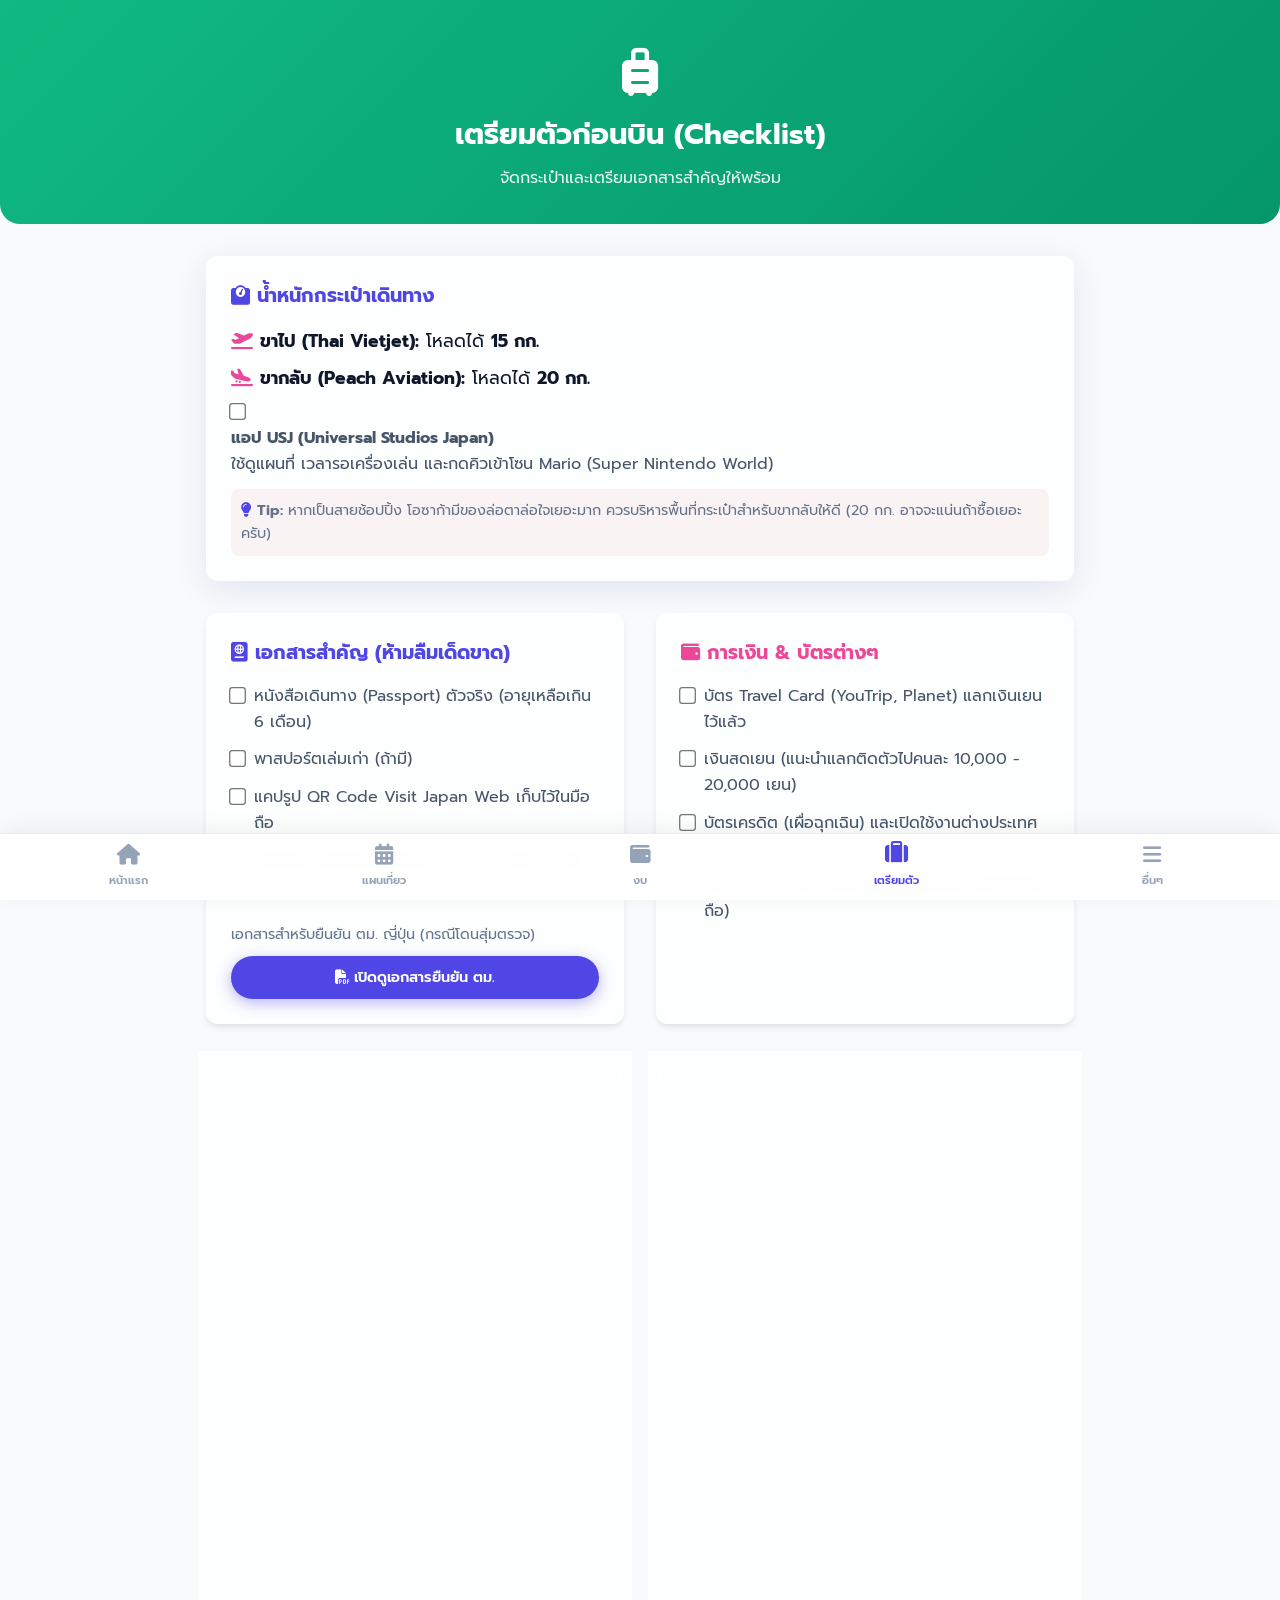
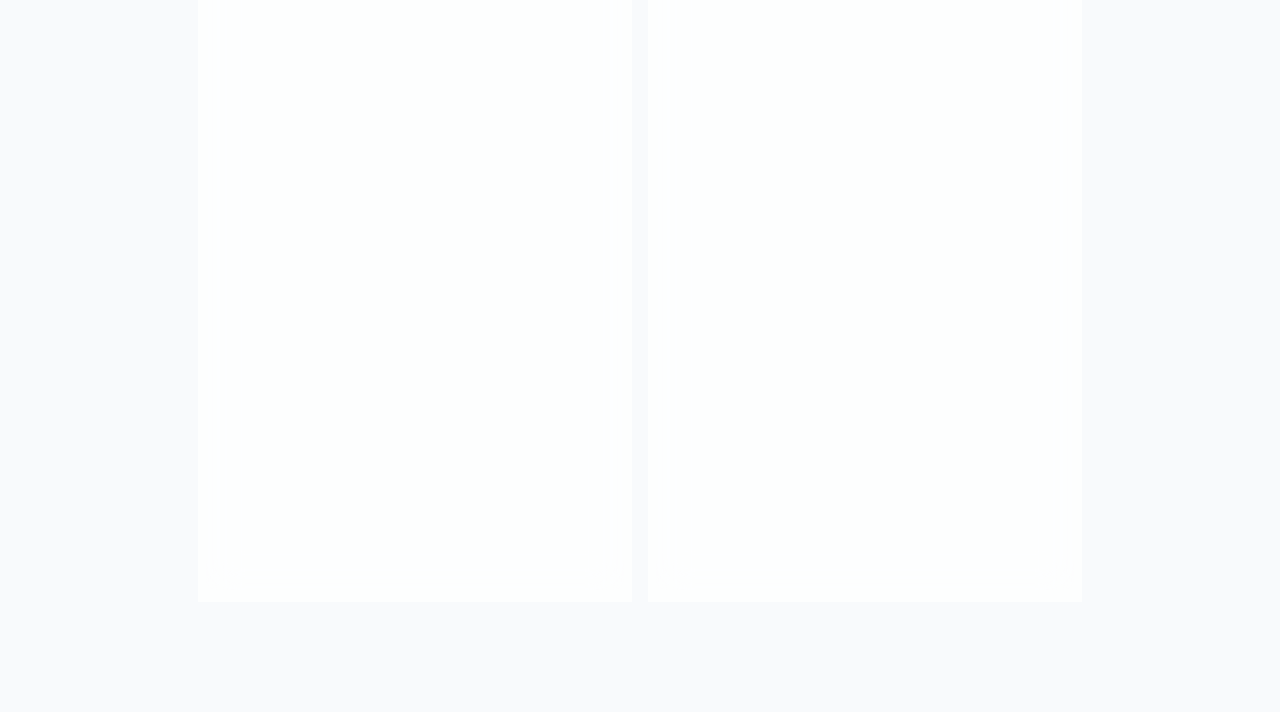
<file: prep_list.html>
<!DOCTYPE html><html lang="th"><head>
    <!-- ป้องกันการแคช (Anti-Caching) -->
    <meta http-equiv="Cache-Control" content="no-cache, no-store, must-revalidate">
    <meta http-equiv="Pragma" content="no-cache">
    <meta http-equiv="Expires" content="0">

    <meta charset="UTF-8">
    <meta name="viewport" content="width=device-width, initial-scale=1.0">
    <title>Preparation &amp; Checklist | เตรียมตัวก่อนบิน</title>
    <link rel="stylesheet" href="css/style.css?v=1791030778888">
    <link href="https://fonts.googleapis.com/css2?family=Inter:wght@300;400;500;600;700&amp;family=Prompt:wght@300;400;500;600;700&amp;display=swap" rel="stylesheet">
    <link rel="stylesheet" href="https://cdnjs.cloudflare.com/ajax/libs/font-awesome/6.4.0/css/all.min.css">
    <style>
        .page-header {
            background: linear-gradient(135deg, #10b981 0%, #059669 100%);
            color: white;
            padding: 3rem 1rem 2rem;
            text-align: center;
            border-radius: 0 0 20px 20px;
            margin-bottom: 2rem;
            position: relative;
        }
        .back-btn {
            position: absolute;
            top: 1rem;
            left: 1rem;
            color: white;
            text-decoration: none;
            display: flex;
            align-items: center;
            gap: 0.5rem;
            font-weight: 500;
            background: rgba(255,255,255,0.2);
            padding: 0.5rem 1rem;
            border-radius: 20px;
            transition: background 0.3s;
        }
        .back-btn:hover {
            background: rgba(255,255,255,0.3);
        }
        .checklist-item {
            display: flex;
            align-items: flex-start;
            gap: 10px;
            margin-bottom: 12px;
            font-size: 1rem;
            color: #475569;
        }
        .checklist-item input[type="checkbox"] {
            margin-top: 5px;
            transform: scale(1.3);
            accent-color: #10b981;
        }
    </style>
</head>
<body style="background-color: #f8fafc; font-family: 'Prompt', sans-serif;">
    <div class="page-header">
        
        <i class="fa-solid fa-suitcase-rolling" style="font-size: 3rem; margin-bottom: 1rem;"></i>
        <h1 style="font-size: 1.8rem; font-family: 'Prompt', sans-serif;">เตรียมตัวก่อนบิน (Checklist)</h1>
        <p style="opacity: 0.9; margin-top: 0.5rem;">จัดกระเป๋าและเตรียมเอกสารสำคัญให้พร้อม</p>
    </div>

    <div class="container" style="max-width: 900px; padding: 0 1rem; margin-bottom: 3rem;">
        <div class="grid" style="grid-template-columns: repeat(auto-fit, minmax(300px, 1fr)); gap: 2rem;">
            
            
            <!-- Luggage Info -->
            <div class="glass-card" style=" background: var(--glass-bg); padding: 1.5rem; border-radius: 12px; grid-column: 1 / -1; box-shadow: var(--shadow);">
                <h3 style="color: var(--primary); margin-bottom: 1rem; font-size: 1.2rem;"><i class="fa-solid fa-weight-scale"></i> น้ำหนักกระเป๋าเดินทาง</h3>
                <ul style="list-style: none; margin-bottom: 10px; color: var(--dark);">
                    <li style="margin-bottom: 0.5rem; font-size: 1.1rem;"><i class="fa-solid fa-plane-departure" style="color: var(--secondary);"></i> <strong>ขาไป (Thai Vietjet):</strong> โหลดได้ <strong>15 กก.</strong></li>
                    <li style="margin-bottom: 0.5rem; font-size: 1.1rem;"><i class="fa-solid fa-plane-arrival" style="color: var(--secondary);"></i> <strong>ขากลับ (Peach Aviation):</strong> โหลดได้ <strong>20 กก.</strong></li>
                
                            <li class="checklist-item">
                                <label class="checkbox-container">
                                    <input type="checkbox">
                                    <span class="checkmark"></span>
                                    <div class="item-content">
                                        <h4>แอป USJ (Universal Studios Japan)</h4>
                                        <p>ใช้ดูแผนที่ เวลารอเครื่องเล่น และกดคิวเข้าโซน Mario (Super Nintendo World)</p>
                                    </div>
                                </label>
                            </li></ul>
                <p style="font-size: 0.9rem; color: var(--gray); background: rgba(200, 42, 58, 0.05); padding: 10px; border-radius: 8px;">
                    <i class="fa-solid fa-lightbulb" style="color: var(--primary);"></i> <strong>Tip:</strong> หากเป็นสายช้อปปิ้ง โอซาก้ามีของล่อตาล่อใจเยอะมาก ควรบริหารพื้นที่กระเป๋าสำหรับขากลับให้ดี (20 กก. อาจจะแน่นถ้าซื้อเยอะครับ)
                </p>
            </div>


            <!-- Documents -->
            <div class="glass-card" style=" background: var(--glass-bg); padding: 1.5rem; border-radius: 12px; box-shadow: 0 4px 6px -1px rgba(0,0,0,0.1);">
                <h3 style="color: var(--primary); margin-bottom: 1rem; font-size: 1.2rem;"><i class="fa-solid fa-passport"></i> เอกสารสำคัญ (ห้ามลืมเด็ดขาด)</h3>
                <div class="checklist-item"><input type="checkbox"> <label>หนังสือเดินทาง (Passport) ตัวจริง (อายุเหลือเกิน 6 เดือน)</label></div>
                <div class="checklist-item"><input type="checkbox"> <label>พาสปอร์ตเล่มเก่า (ถ้ามี)</label></div>
                <div class="checklist-item"><input type="checkbox"> <label>แคปรูป QR Code Visit Japan Web เก็บไว้ในมือถือ</label></div>
                <div class="checklist-item"><input type="checkbox"> <label>บัตรประชาชนตัวจริง (สำหรับใช้ขึ้นเครื่องบินในไทย)</label></div>
                
                <div style="margin-top: 1.5rem; padding-top: 1.5rem; border-top: 1px dashed #e2e8f0;">
                    <p style="font-size: 0.9rem; color: #64748b; margin-bottom: 10px;">เอกสารสำหรับยืนยัน ตม. ญี่ปุ่น (กรณีโดนสุ่มตรวจ)</p>
                    <a href="immigration_en.html" class="btn btn-primary" style="width: 100%; text-align: center; padding: 10px; background: var(--primary); border: none; font-size: 0.9rem;"><i class="fa-solid fa-file-pdf"></i> เปิดดูเอกสารยืนยัน ตม.</a>
                </div>
            </div>

            <!-- Finance -->
            <div class="glass-card" style=" background: var(--glass-bg); padding: 1.5rem; border-radius: 12px; box-shadow: 0 4px 6px -1px rgba(0,0,0,0.1);">
                <h3 style="color: var(--secondary); margin-bottom: 1rem; font-size: 1.2rem;"><i class="fa-solid fa-wallet"></i> การเงิน &amp; บัตรต่างๆ</h3>
                <div class="checklist-item"><input type="checkbox"> <label>บัตร Travel Card (YouTrip, Planet) แลกเงินเยนไว้แล้ว</label></div>
                <div class="checklist-item"><input type="checkbox"> <label>เงินสดเยน (แนะนำแลกติดตัวไปคนละ 10,000 - 20,000 เยน)</label></div>
                <div class="checklist-item"><input type="checkbox"> <label>บัตรเครดิต (เผื่อฉุกเฉิน) และเปิดใช้งานต่างประเทศแล้ว</label></div>
                <div class="checklist-item"><input type="checkbox"> <label>กรมธรรม์ประกันเดินทาง (แคปไฟล์ PDF เก็บไว้ในมือถือ)</label></div>
            </div>

            <!-- Gadgets -->
            <div class="glass-card" style=" background: var(--glass-bg); padding: 1.5rem; border-radius: 12px; box-shadow: 0 4px 6px -1px rgba(0,0,0,0.1);">
                <h3 style="color: #D4A373; margin-bottom: 1rem; font-size: 1.2rem;"><i class="fa-solid fa-plug"></i> อุปกรณ์อิเล็กทรอนิกส์</h3>
                <div class="checklist-item"><input type="checkbox"> <label>พาวเวอร์แบงค์ (Power Bank) ห้ามโหลดลงใต้เครื่อง นำติดตัวขึ้นเครื่องเท่านั้น</label></div>
                <div class="checklist-item"><input type="checkbox"> <label>หัวชาร์จและสายชาร์จ</label></div>
                
                <div style="background-color: #fffbeb;  padding: 1rem; margin-top: 1rem; border-radius: 0 8px 8px 0; font-size: 0.9rem;">
                    <strong style="color: #d97706;"><i class="fa-solid fa-bolt"></i> เรื่องปลั๊กไฟญี่ปุ่น:</strong>
                    ญี่ปุ่นใช้ไฟ 110V (ไทย 220V) ที่ชาร์จมือถือ ไอแพด กล้อง ใช้ได้เลยไม่ต้องมีตัวแปลง แต่ <strong>ปลั๊กที่ญี่ปุ่นจะเป็นแบบ "ขาแบน 2 ขา" เท่านั้น</strong> หากหัวชาร์จของคุณเป็นแบบขากลม ต้องพก Universal Adapter ไปด้วยครับ
                </div>
            </div>

            <!-- Clothes (March = Spring/Winter mix) -->
            <div class="glass-card" style=" background: var(--glass-bg); padding: 1.5rem; border-radius: 12px; box-shadow: 0 4px 6px -1px rgba(0,0,0,0.1);">
                <h3 style="color: var(--dark); margin-bottom: 1rem; font-size: 1.2rem;"><i class="fa-solid fa-shirt"></i> เสื้อผ้าและการแต่งกาย (อุณหภูมิ &amp; ลองจอน)</h3>
                
                <div style="background-color: #f0fdf4; padding: 1rem; margin-bottom: 1rem; border-radius: 8px; font-size: 0.95rem; line-height: 1.6;">
                    <strong style="color: #166534;"><i class="fa-solid fa-temperature-half"></i> อุณหภูมิช่วงที่ไป (กลางเดือนมีนาคม):</strong><br>
                    <ul style="list-style: none; padding-left: 0; margin-top: 5px;">
                        <li>🌡️ <strong>ในเมือง (โอซาก้า, เกียวโต):</strong> ประมาณ <strong>5 - 15 องศาเซลเซียส</strong> (อากาศยังหนาวเย็นมากสำหรับคนไทย โดยเฉพาะช่วงเช้าและดึก มีลมแรง)</li>
                        <li>🎢 <strong>Universal Studios Japan (Day 2):</strong> อยู่ติดอ่าวโอซาก้า ลมแรงมาก อุณหภูมิอาจจะรู้สึกหนาวกว่าปกติ (ควรมีเสื้อกันลม)</li>
                    </ul>
                </div>

                <div style="background-color: #fff7ed; padding: 1rem; margin-bottom: 1rem; border-radius: 8px; font-size: 0.95rem; line-height: 1.6;">
                    <strong style="color: #c2410c;"><i class="fa-solid fa-layer-group"></i> ต้องเตรียมลองจอนไหม? หรืออย่างอื่น?</strong><br>
                    <strong>"ต้องเตรียมไปครับ! ขาดไม่ได้เลย"</strong> แนะนำให้แต่งตัวแบบ Layering (ทับกันหลายชั้น) ดังนี้:
                    <ul style="list-style: disc; margin-left: 1.5rem; margin-top: 5px; margin-bottom: 0;">
                        <li><strong>ชั้นในสุด (ลองจอน/Heattech):</strong> สำคัญที่สุด! ควรพกแบบหนา (Extra Warm หรือ Ultra Warm ของ Uniqlo) ทั้งเสื้อและกางเกง</li>
                        <li><strong>ชั้นกลาง:</strong> เสื้อไหมพรม เสื้อคอเต่า หรือเสื้อสเวตเตอร์ เพื่อกักเก็บความร้อน</li>
                        <li><strong>ชั้นนอกสุด (กันลม/กันหนาว):</strong> เสื้อโค้ท (Coat) หรือเสื้อขนเป็ด (Down Jacket) ที่สามารถกันลมได้ดี</li>
                        <li><strong>อื่นๆ ที่ต้องมี:</strong> ถุงมือบาง, ผ้าพันคอ, หมวกไหมพรม, และถุงเท้าหนาๆ (เผื่ออากาศหนาวจัดช่วงค่ำ)</li>
                    </ul>
                </div>

                <h4 style="margin-top: 1.5rem; margin-bottom: 1rem; color: #475569;">เช็คลิสต์สิ่งที่ต้องแพ็ค:</h4>
                <div class="checklist-item"><input type="checkbox"> <label>ฮีทเทค (ลองจอน) แบบหนา (Extra Warm / Ultra Warm) 2-3 ชุด</label></div>
                <div class="checklist-item"><input type="checkbox"> <label>เสื้อแจ็คเก็ตกันหนาว / เสื้อขนเป็ด / โค้ทกันลม</label></div>
                <div class="checklist-item"><input type="checkbox"> <label>สเวตเตอร์ หรือ ไหมพรมหนาๆ สำหรับใส่ชั้นกลาง</label></div>
                <div class="checklist-item"><input type="checkbox"> <label>ถุงมือบาง, หมวกไหมพรม, ผ้าพันคอ</label></div>
                <div class="checklist-item"><input type="checkbox"> <label>รองเท้าผ้าใบที่ใส่สบายที่สุด (วันนึงเดินเกิน 15,000 ก้าว แนะนำพวก Skechers หรือ New Balance)</label></div>
                <div class="checklist-item"><input type="checkbox"> <label>ถุงเท้าหนาๆ สำหรับกันหนาวเท้า</label></div>
                <div class="checklist-item"><input type="checkbox"> <label>ลิปมัน และ โลชั่นทาผิว (อากาศที่ญี่ปุ่นแห้งมาก ผิวจะแตกง่าย)</label></div>
            </div>

        </div>
    </div>

    
    <!-- Bottom Navigation Bar -->
    <nav class="bottom-nav">
        <a href="index.html" class="nav-item" id="nav-home">
            <i class="fa-solid fa-house"></i>
            <span>หน้าแรก</span>
        </a>
        <a href="daily_guide.html" class="nav-item" id="nav-plan">
            <i class="fa-solid fa-calendar-days"></i>
            <span>แผนเที่ยว</span>
        </a>
        <a href="budget_tracker.html" class="nav-item" id="nav-budget">
            <i class="fa-solid fa-wallet"></i>
            <span>งบ</span>
        </a>
        <a href="prep_list.html" class="nav-item" id="nav-prep">
            <i class="fa-solid fa-suitcase"></i>
            <span>เตรียมตัว</span>
        </a>
        <a href="menu.html" class="nav-item" id="nav-menu">
            <i class="fa-solid fa-bars"></i>
            <span>อื่นๆ</span>
        </a>
    </nav>
    <script>
        // Highlight active nav item
        document.addEventListener('DOMContentLoaded', () => {
            const path = window.location.pathname;
            const page = path.split('/').pop() || 'index.html';
            
            if (page === 'index.html') {
                document.getElementById('nav-home')?.classList.add('active');
            } else if (page === 'daily_guide.html') {
                document.getElementById('nav-plan')?.classList.add('active');
            } else if (page === 'budget_tracker.html' || page === 'exchange_tracker.html') {
                document.getElementById('nav-budget')?.classList.add('active');
            } else if (page === 'prep_list.html') {
                document.getElementById('nav-prep')?.classList.add('active');
            } else if (['menu.html', 'newbie_guide.html', 'tax_guide.html', 'insurance_guide.html', 'immigration_en.html'].includes(page)) {
                document.getElementById('nav-menu')?.classList.add('active');
            }
        });
    </script>
</body></html>
</file>
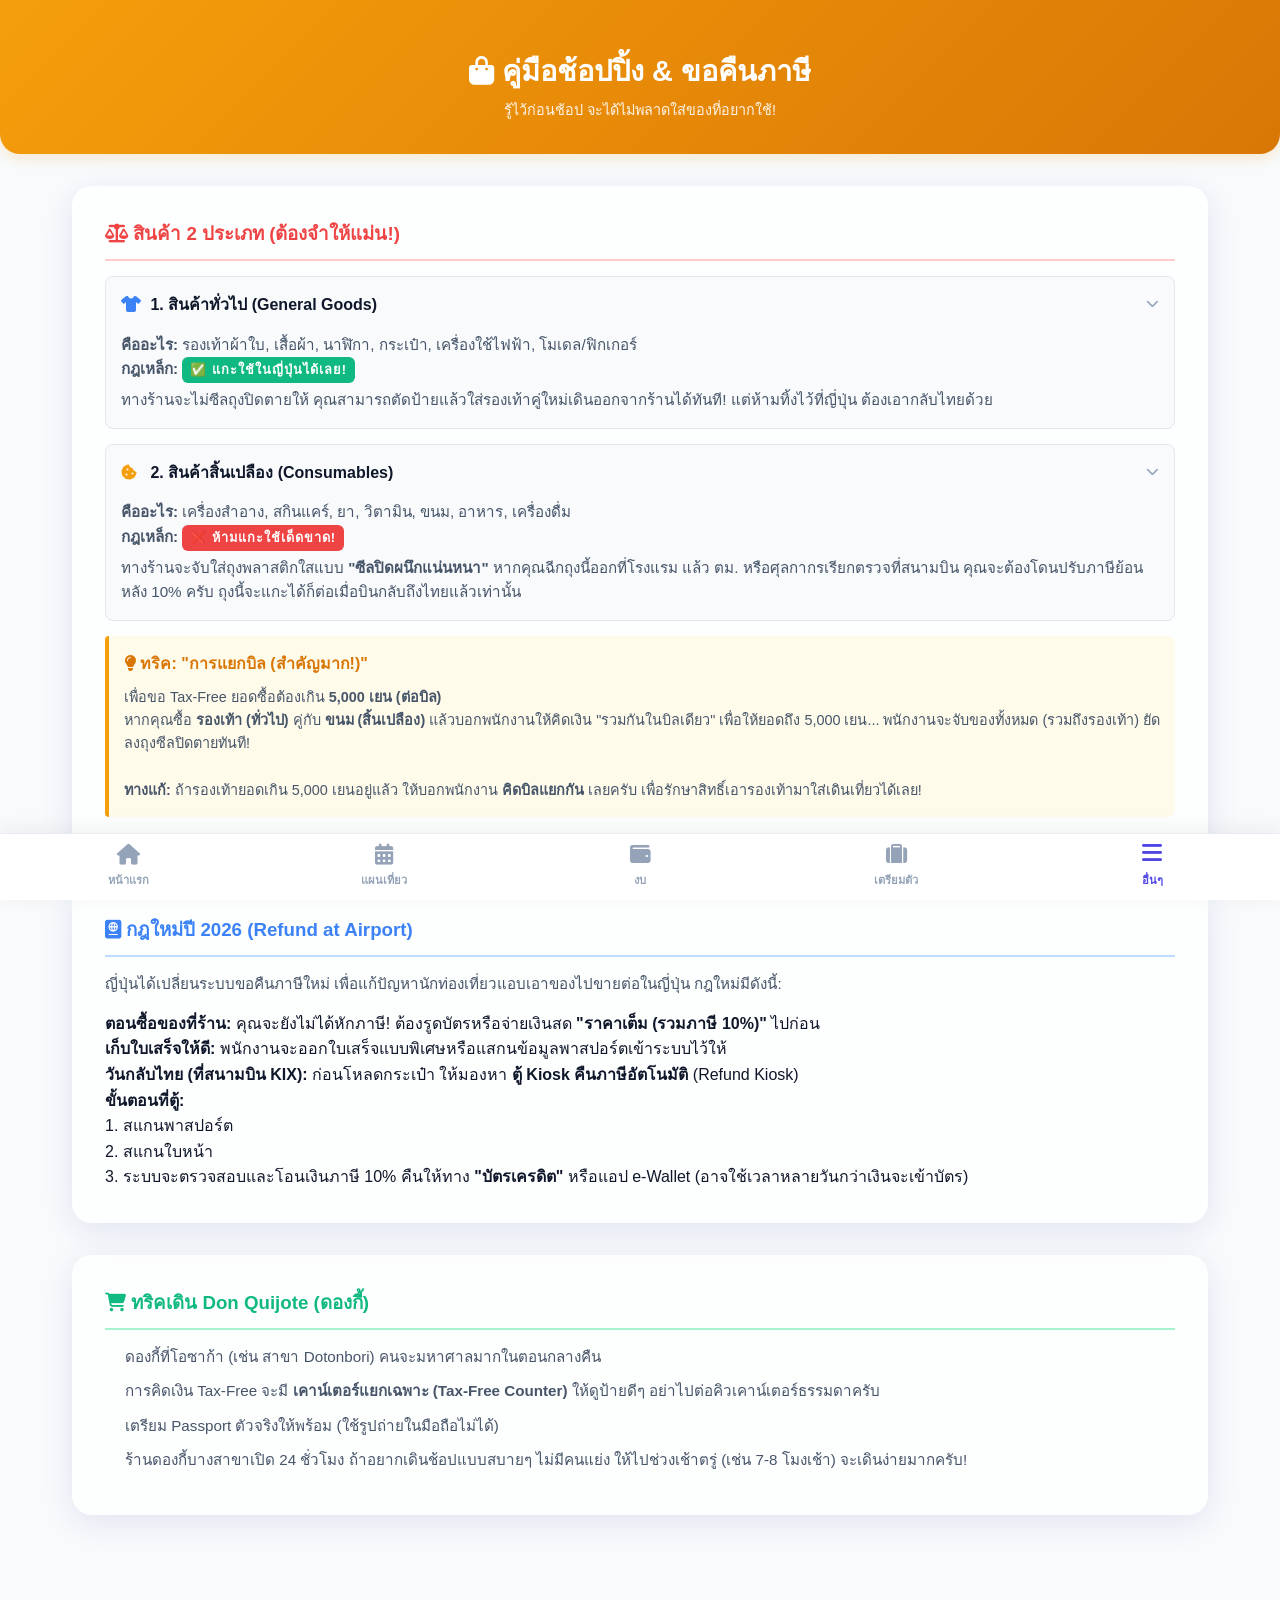
<file: tax_guide.html>
<!DOCTYPE html>
<html lang="th">
<head>
    <meta charset="UTF-8">
    <meta name="viewport" content="width=device-width, initial-scale=1.0">
    <!-- ป้องกันการ Cache -->
    <meta http-equiv="Cache-Control" content="no-cache, no-store, must-revalidate">
    <meta http-equiv="Pragma" content="no-cache">
    <meta http-equiv="Expires" content="0">
    <title>Shopping & Tax-Free Guide - คู่มือท่องเที่ยวญี่ปุ่น</title>
    <!-- Google Fonts -->
    <link href="https://fonts.googleapis.com/css2?family=Kanit:wght@300;400;500;600;700&display=swap" rel="stylesheet">
    <!-- Font Awesome -->
    <link rel="stylesheet" href="https://cdnjs.cloudflare.com/ajax/libs/font-awesome/6.4.0/css/all.min.css">
    <link rel="stylesheet" href="css/style.css?v=1791030778888">
</head>
<body>

    <style>
        .page-header {
            background: linear-gradient(135deg, #f59e0b 0%, #d97706 100%);
            color: white;
            padding: 3rem 1rem 2rem;
            text-align: center;
            border-radius: 0 0 20px 20px;
            margin-bottom: 2rem;
            position: relative;
            box-shadow: 0 4px 15px rgba(245,158,11,0.2);
        }
        .back-btn {
            position: absolute;
            top: 1rem;
            left: 1rem;
            color: white;
            text-decoration: none;
            display: flex;
            align-items: center;
            gap: 5px;
            font-size: 0.9rem;
            font-weight: 500;
            background: rgba(255,255,255,0.2);
            padding: 5px 12px;
            border-radius: 20px;
            backdrop-filter: blur(5px);
            transition: all 0.2s ease;
        }
        .back-btn:hover {
            background: rgba(255,255,255,0.3);
        }
    </style>

    <div class="page-header">
        
        <h1 style="font-size: 1.8rem; margin: 0 0 5px 0;"><i class="fa-solid fa-bag-shopping"></i> คู่มือช้อปปิ้ง & ขอคืนภาษี</h1>
        <p style="margin: 0; opacity: 0.9; font-size: 0.9rem;">รู้ไว้ก่อนช้อป จะได้ไม่พลาดใส่ของที่อยากใช้!</p>
    </div>

    <main class="container">

        <div class="glass-card" style="margin-bottom: 2rem;">
            <h3 style="color: #ef4444; border-bottom: 2px solid #fecaca; padding-bottom: 10px; margin-bottom: 15px;">
                <i class="fa-solid fa-scale-balanced"></i> สินค้า 2 ประเภท (ต้องจำให้แม่น!)
            </h3>
            
            <details style="margin-bottom: 15px; background: #f8fafc; border: 1px solid #e2e8f0; border-radius: 8px;" open>
                <summary style="padding: 15px; font-weight: 600; cursor: pointer; color: #0f172a; outline: none; display: flex; justify-content: space-between; align-items: center;">
                    <span><i class="fa-solid fa-shirt" style="color: #3b82f6; width: 25px;"></i> 1. สินค้าทั่วไป (General Goods)</span>
                    <i class="fa-solid fa-chevron-down" style="font-size: 0.8rem; color: #94a3b8;"></i>
                </summary>
                <div style="padding: 0 15px 15px 15px; font-size: 0.95rem; color: #475569; line-height: 1.6;">
                    <p><strong>คืออะไร:</strong> รองเท้าผ้าใบ, เสื้อผ้า, นาฬิกา, กระเป๋า, เครื่องใช้ไฟฟ้า, โมเดล/ฟิกเกอร์</p>
                    <p><strong>กฎเหล็ก:</strong> <span class="badge badge-icoca" style="background: #10b981;">✅ แกะใช้ในญี่ปุ่นได้เลย!</span></p>
                    <p>ทางร้านจะไม่ซีลถุงปิดตายให้ คุณสามารถตัดป้ายแล้วใส่รองเท้าคู่ใหม่เดินออกจากร้านได้ทันที! แต่ห้ามทิ้งไว้ที่ญี่ปุ่น ต้องเอากลับไทยด้วย</p>
                </div>
            </details>

            <details style="margin-bottom: 15px; background: #f8fafc; border: 1px solid #e2e8f0; border-radius: 8px;" open>
                <summary style="padding: 15px; font-weight: 600; cursor: pointer; color: #0f172a; outline: none; display: flex; justify-content: space-between; align-items: center;">
                    <span><i class="fa-solid fa-cookie-bite" style="color: #f59e0b; width: 25px;"></i> 2. สินค้าสิ้นเปลือง (Consumables)</span>
                    <i class="fa-solid fa-chevron-down" style="font-size: 0.8rem; color: #94a3b8;"></i>
                </summary>
                <div style="padding: 0 15px 15px 15px; font-size: 0.95rem; color: #475569; line-height: 1.6;">
                    <p><strong>คืออะไร:</strong> เครื่องสำอาง, สกินแคร์, ยา, วิตามิน, ขนม, อาหาร, เครื่องดื่ม</p>
                    <p><strong>กฎเหล็ก:</strong> <span class="badge badge-train-midosuji" style="background: #ef4444;">❌ ห้ามแกะใช้เด็ดขาด!</span></p>
                    <p>ทางร้านจะจับใส่ถุงพลาสติกใสแบบ <strong>"ซีลปิดผนึกแน่นหนา"</strong> หากคุณฉีกถุงนี้ออกที่โรงแรม แล้ว ตม. หรือศุลกากรเรียกตรวจที่สนามบิน คุณจะต้องโดนปรับภาษีย้อนหลัง 10% ครับ ถุงนี้จะแกะได้ก็ต่อเมื่อบินกลับถึงไทยแล้วเท่านั้น</p>
                </div>
            </details>

            <div style="background: #fffbeb; padding: 15px; border-left: 4px solid #f59e0b; border-radius: 4px 8px 8px 4px;">
                <h4 style="margin: 0 0 10px 0; color: #d97706;"><i class="fa-solid fa-lightbulb"></i> ทริค: "การแยกบิล (สำคัญมาก!)"</h4>
                <p style="font-size: 0.9rem; color: #475569; margin: 0; line-height: 1.6;">
                    เพื่อขอ Tax-Free ยอดซื้อต้องเกิน <strong>5,000 เยน (ต่อบิล)</strong><br>
                    หากคุณซื้อ <strong>รองเท้า (ทั่วไป)</strong> คู่กับ <strong>ขนม (สิ้นเปลือง)</strong> แล้วบอกพนักงานให้คิดเงิน "รวมกันในบิลเดียว" เพื่อให้ยอดถึง 5,000 เยน... พนักงานจะจับของทั้งหมด (รวมถึงรองเท้า) ยัดลงถุงซีลปิดตายทันที!<br><br>
                    <strong>ทางแก้:</strong> ถ้ารองเท้ายอดเกิน 5,000 เยนอยู่แล้ว ให้บอกพนักงาน <strong>คิดบิลแยกกัน</strong> เลยครับ เพื่อรักษาสิทธิ์เอารองเท้ามาใส่เดินเที่ยวได้เลย!
                </p>
            </div>
        </div>

        <div class="glass-card" style="margin-bottom: 2rem;">
            <h3 style="color: #3b82f6; border-bottom: 2px solid #bfdbfe; padding-bottom: 10px; margin-bottom: 15px;">
                <i class="fa-solid fa-passport"></i> กฎใหม่ปี 2026 (Refund at Airport)
            </h3>
            <p style="font-size: 0.95rem; color: #475569;">ญี่ปุ่นได้เปลี่ยนระบบขอคืนภาษีใหม่ เพื่อแก้ปัญหานักท่องเที่ยวแอบเอาของไปขายต่อในญี่ปุ่น กฎใหม่มีดังนี้:</p>
            
            <ul class="step-list" style="margin-top: 15px;">
                <li><strong>ตอนซื้อของที่ร้าน:</strong> คุณจะยังไม่ได้หักภาษี! ต้องรูดบัตรหรือจ่ายเงินสด <strong>"ราคาเต็ม (รวมภาษี 10%)"</strong> ไปก่อน</li>
                <li><strong>เก็บใบเสร็จให้ดี:</strong> พนักงานจะออกใบเสร็จแบบพิเศษหรือแสกนข้อมูลพาสปอร์ตเข้าระบบไว้ให้</li>
                <li><strong>วันกลับไทย (ที่สนามบิน KIX):</strong> ก่อนโหลดกระเป๋า ให้มองหา <strong>ตู้ Kiosk คืนภาษีอัตโนมัติ</strong> (Refund Kiosk)</li>
                <li><strong>ขั้นตอนที่ตู้:</strong> 
                    <br>1. สแกนพาสปอร์ต
                    <br>2. สแกนใบหน้า
                    <br>3. ระบบจะตรวจสอบและโอนเงินภาษี 10% คืนให้ทาง <strong>"บัตรเครดิต"</strong> หรือแอป e-Wallet (อาจใช้เวลาหลายวันกว่าเงินจะเข้าบัตร)
                </li>
            </ul>
        </div>

        <div class="glass-card" style="margin-bottom: 2rem;">
            <h3 style="color: #10b981; border-bottom: 2px solid #a7f3d0; padding-bottom: 10px; margin-bottom: 15px;">
                <i class="fa-solid fa-cart-shopping"></i> ทริคเดิน Don Quijote (ดองกี้)
            </h3>
            <ul style="font-size: 0.95rem; color: #475569; padding-left: 20px; line-height: 1.6;">
                <li style="margin-bottom: 10px;">ดองกี้ที่โอซาก้า (เช่น สาขา Dotonbori) คนจะมหาศาลมากในตอนกลางคืน</li>
                <li style="margin-bottom: 10px;">การคิดเงิน Tax-Free จะมี <strong>เคาน์เตอร์แยกเฉพาะ (Tax-Free Counter)</strong> ให้ดูป้ายดีๆ อย่าไปต่อคิวเคาน์เตอร์ธรรมดาครับ</li>
                <li style="margin-bottom: 10px;">เตรียม Passport ตัวจริงให้พร้อม (ใช้รูปถ่ายในมือถือไม่ได้)</li>
                <li style="margin-bottom: 10px;">ร้านดองกี้บางสาขาเปิด 24 ชั่วโมง ถ้าอยากเดินช้อปแบบสบายๆ ไม่มีคนแย่ง ให้ไปช่วงเช้าตรู่ (เช่น 7-8 โมงเช้า) จะเดินง่ายมากครับ!</li>
            </ul>
        </div>

    </main>


    
    <!-- Bottom Navigation Bar -->
    <nav class="bottom-nav">
        <a href="index.html" class="nav-item" id="nav-home">
            <i class="fa-solid fa-house"></i>
            <span>หน้าแรก</span>
        </a>
        <a href="daily_guide.html" class="nav-item" id="nav-plan">
            <i class="fa-solid fa-calendar-days"></i>
            <span>แผนเที่ยว</span>
        </a>
        <a href="budget_tracker.html" class="nav-item" id="nav-budget">
            <i class="fa-solid fa-wallet"></i>
            <span>งบ</span>
        </a>
        <a href="prep_list.html" class="nav-item" id="nav-prep">
            <i class="fa-solid fa-suitcase"></i>
            <span>เตรียมตัว</span>
        </a>
        <a href="menu.html" class="nav-item" id="nav-menu">
            <i class="fa-solid fa-bars"></i>
            <span>อื่นๆ</span>
        </a>
    </nav>
    <script>
        // Highlight active nav item
        document.addEventListener('DOMContentLoaded', () => {
            const path = window.location.pathname;
            const page = path.split('/').pop() || 'index.html';
            
            if (page === 'index.html') {
                document.getElementById('nav-home')?.classList.add('active');
            } else if (page === 'daily_guide.html') {
                document.getElementById('nav-plan')?.classList.add('active');
            } else if (page === 'budget_tracker.html' || page === 'exchange_tracker.html') {
                document.getElementById('nav-budget')?.classList.add('active');
            } else if (page === 'prep_list.html') {
                document.getElementById('nav-prep')?.classList.add('active');
            } else if (['menu.html', 'newbie_guide.html', 'tax_guide.html', 'insurance_guide.html', 'immigration_en.html'].includes(page)) {
                document.getElementById('nav-menu')?.classList.add('active');
            }
        });
    </script>
</body>
</file>
<file: css/style.css>
:root {
    --primary: #4F46E5;
    --primary-light: #818CF8;
    --secondary: #EC4899;
    --dark: #0F172A;
    --light: #F8FAFC;
    --gray: #64748B;
    --glass-bg: rgba(255, 255, 255, 0.7);
    --glass-border: rgba(255, 255, 255, 0.3);
    --shadow: 0 8px 32px 0 rgba(31, 38, 135, 0.1);
}

* {
    margin: 0;
    padding: 0;
    box-sizing: border-box;
    scroll-behavior: smooth;
}

body {
    font-family: 'Prompt', 'Inter', sans-serif;
    background-color: var(--light);
    color: var(--dark);
    line-height: 1.6;
    overflow-x: hidden;
    padding-bottom: 75px;
}

a {
    text-decoration: none;
    color: inherit;
}

ul {
    list-style: none;
}

.container {
    max-width: 1200px;
    margin: 0 auto;
    padding: 0 2rem;
}

.text-center {
    text-align: center;
}

/* Navbar */
.navbar {
    position: fixed;
    top: 0;
    width: 100%;
    z-index: 1000;
    background: rgba(255, 255, 255, 0.8);
    backdrop-filter: blur(10px);
    -webkit-backdrop-filter: blur(10px);
    border-bottom: 1px solid rgba(255,255,255,0.2);
    box-shadow: 0 2px 10px rgba(0,0,0,0.05);
    transition: all 0.3s ease;
}

.nav-container {
    max-width: 1200px;
    margin: 0 auto;
    padding: 1rem 2rem;
    display: flex;
    justify-content: space-between;
    align-items: center;
}

.logo {
    font-size: 1.5rem;
    font-weight: 700;
    color: var(--primary);
    display: flex;
    align-items: center;
    gap: 0.5rem;
}

.nav-links {
    display: flex;
    gap: 2rem;
}

.nav-links a {
    font-weight: 500;
    transition: color 0.3s ease;
    position: relative;
}

.nav-links a::after {
    content: '';
    position: absolute;
    width: 0;
    height: 2px;
    bottom: -4px;
    left: 0;
    background-color: var(--primary);
    transition: width 0.3s ease;
}

.nav-links a:hover {
    color: var(--primary);
}

.nav-links a:hover::after {
    width: 100%;
}

/* Hero Section */
.hero {
    height: 100vh;
    display: flex;
    align-items: center;
    justify-content: center;
    position: relative;
    padding-top: 60px;
    overflow: hidden;
}

.hero-bg {
    position: absolute;
    top: 0;
    left: 0;
    width: 100%;
    height: 100%;
    background: url('https://images.unsplash.com/photo-1493976040374-85c8e12f0c0e?q=80&w=2070&auto=format&fit=crop') no-repeat center center/cover;
    filter: brightness(0.7);
    z-index: -1;
    transform: scale(1.05);
    animation: zoomOut 20s infinite alternate;
}

@keyframes zoomOut {
    from { transform: scale(1.05); }
    to { transform: scale(1.15); }
}

.hero-content {
    text-align: center;
    color: white;
    max-width: 800px;
    padding: 2rem;
    background: rgba(0, 0, 0, 0.4);
    backdrop-filter: blur(8px);
    border-radius: 20px;
    border: 1px solid rgba(255,255,255,0.2);
    transform: translateY(20px);
    opacity: 0;
    animation: fadeInUp 1s forwards 0.5s;
}

@keyframes fadeInUp {
    to {
        transform: translateY(0);
        opacity: 1;
    }
}

.badge {
    background: linear-gradient(135deg, var(--primary), var(--secondary));
    padding: 0.5rem 1rem;
    border-radius: 30px;
    font-size: 0.9rem;
    font-weight: 600;
    text-transform: uppercase;
    letter-spacing: 1px;
    margin-bottom: 1rem;
    display: inline-block;
}

.hero-title {
    font-size: 4rem;
    font-weight: 700;
    margin-bottom: 1rem;
    line-height: 1.2;
}

.hero-subtitle {
    font-size: 1.2rem;
    margin-bottom: 2rem;
    color: #e2e8f0;
}

.hero-meta {
    display: flex;
    justify-content: center;
    gap: 2rem;
    margin-bottom: 2rem;
    flex-wrap: wrap;
}

.meta-item {
    display: flex;
    align-items: center;
    gap: 0.5rem;
    font-size: 1rem;
    background: rgba(255,255,255,0.2);
    padding: 0.5rem 1rem;
    border-radius: 10px;
}

.btn {
    display: inline-block;
    padding: 0.8rem 2rem;
    border-radius: 30px;
    font-weight: 600;
    transition: all 0.3s ease;
    cursor: pointer;
    border: none;
}

.btn-primary {
    background: var(--primary);
    color: white;
    box-shadow: 0 4px 15px rgba(79, 70, 229, 0.4);
}

.btn-primary:hover {
    background: var(--primary-light);
    transform: translateY(-2px);
    box-shadow: 0 6px 20px rgba(79, 70, 229, 0.6);
}

.btn-outline {
    background: transparent;
    border: 2px solid var(--primary);
    color: var(--primary);
}

.btn-outline:hover {
    background: var(--primary);
    color: white;
}

/* Sections */
.section {
    padding: 5rem 0;
}

.section-alt {
    background-color: #F1F5F9;
}

.section-header {
    margin-bottom: 3rem;
}

.section-header h2 {
    font-size: 2.5rem;
    color: var(--dark);
    margin-bottom: 0.5rem;
    display: flex;
    align-items: center;
    gap: 1rem;
}

.section-header p {
    color: var(--gray);
    font-size: 1.1rem;
}

.grid {
    display: grid;
    gap: 2rem;
}

.overview-grid {
    grid-template-columns: repeat(auto-fit, minmax(300px, 1fr));
}

.glass-card {
    background: var(--glass-bg);
    backdrop-filter: blur(16px);
    -webkit-backdrop-filter: blur(16px);
    border: 1px solid var(--glass-border);
    border-radius: 20px;
    padding: 2rem;
    box-shadow: var(--shadow);
    transition: transform 0.3s ease, box-shadow 0.3s ease;
}

.glass-card:hover {
    transform: translateY(-5px);
    box-shadow: 0 12px 40px 0 rgba(31, 38, 135, 0.15);
}

.card-icon {
    width: 60px;
    height: 60px;
    background: linear-gradient(135deg, rgba(79, 70, 229, 0.1), rgba(236, 72, 153, 0.1));
    color: var(--primary);
    border-radius: 50%;
    display: flex;
    align-items: center;
    justify-content: center;
    font-size: 1.5rem;
    margin-bottom: 1.5rem;
}

.card h3 {
    font-size: 1.3rem;
    margin-bottom: 1rem;
    color: var(--dark);
}

.card p {
    color: var(--gray);
    margin-bottom: 0.5rem;
}

/* Timeline */
.timeline {
    position: relative;
    max-width: 800px;
    margin: 0 auto;
}

.timeline::after {
    content: '';
    position: absolute;
    width: 4px;
    background-color: var(--primary-light);
    top: 0;
    bottom: 0;
    left: 20px;
    margin-left: -2px;
    border-radius: 2px;
}

.timeline-item {
    padding: 10px 40px;
    position: relative;
    background-color: inherit;
    width: 100%;
    margin-bottom: 2rem;
}

.timeline-dot {
    position: absolute;
    width: 20px;
    height: 20px;
    left: 10px;
    background-color: white;
    border: 4px solid var(--primary);
    top: 15px;
    border-radius: 50%;
    z-index: 1;
}

.timeline-date {
    position: relative;
    left: 0;
    top: 0;
    margin-bottom: 15px;
    font-weight: 700;
    font-size: 1.2rem;
    color: var(--primary);
}

.timeline-content {
    margin-top: 40px;
    padding: 2rem;
    border-left: 4px solid var(--secondary);
}

.timeline-content ol li {
    margin-bottom: 1rem;
    padding-left: 0.25rem;
}

.timeline-content ol li::marker {
    font-weight: 700;
    color: var(--primary);
}

.day-header {
    display: flex;
    justify-content: space-between;
    align-items: center;
    margin-bottom: 1.5rem;
    padding-bottom: 1rem;
    border-bottom: 1px solid rgba(0,0,0,0.05);
}

.day-tag {
    background: rgba(236, 72, 153, 0.1);
    color: var(--secondary);
    padding: 0.3rem 0.8rem;
    border-radius: 20px;
    font-size: 0.8rem;
    font-weight: 600;
}

.activity-list li {
    display: flex;
    gap: 1.5rem;
    margin-bottom: 1.5rem;
}

.activity-list li:last-child {
    margin-bottom: 0;
}

.time {
    font-weight: 600;
    color: var(--primary);
    min-width: 60px;
}

.activity h4 {
    color: var(--dark);
    margin-bottom: 0.3rem;
}

.activity p {
    color: var(--gray);
    font-size: 0.95rem;
}

.activity-img {
    width: 100%;
    max-height: 200px;
    object-fit: cover;
    border-radius: 12px;
    margin-top: 1rem;
    box-shadow: 0 4px 10px rgba(0,0,0,0.1);
    transition: transform 0.3s ease;
}

.activity-img:hover {
    transform: scale(1.02);
}

/* Flight Ticket UI */
.flight-ticket {
    background: #fff;
    border-radius: 12px;
    overflow: hidden;
    box-shadow: 0 4px 10px rgba(0,0,0,0.05);
    margin-top: 1rem;
    position: relative;
    border-left: 6px solid var(--primary);
}
.flight-header {
    background: #f8fafc;
    padding: 10px 15px;
    display: flex;
    justify-content: space-between;
    border-bottom: 1px dashed #cbd5e1;
    font-size: 0.85rem;
    color: #475569;
    font-weight: 500;
}
.flight-body {
    padding: 15px;
    display: flex;
    justify-content: space-between;
    align-items: center;
}
.flight-airport {
    text-align: center;
}
.flight-airport h2 {
    font-size: 1.4rem;
    color: var(--primary);
    margin-bottom: 0;
}
.flight-airport p {
    font-size: 0.85rem;
    color: var(--gray);
    margin-bottom: 0;
}
.flight-route {
    flex: 1;
    text-align: center;
    position: relative;
    padding: 0 15px;
}
.flight-line {
    border-top: 2px dashed #cbd5e1;
    width: 100%;
    margin: 10px 0;
    position: relative;
}
.flight-line i {
    position: absolute;
    top: -9px;
    left: 50%;
    transform: translateX(-50%);
    color: var(--primary);
    background: #fff;
    padding: 0 5px;
}

/* Daily Guide Layout */
.guide-container {
    display: flex;
    gap: 2rem;
    align-items: flex-start;
}
.guide-sidebar {
    width: 250px;
    position: sticky;
    top: 80px;
    background: rgba(255, 255, 255, 0.8);
    backdrop-filter: blur(10px);
    padding: 1.5rem;
    border-radius: 12px;
    box-shadow: 0 4px 10px rgba(0,0,0,0.05);
    border: 1px solid rgba(255,255,255,0.3);
}
.guide-sidebar h3 {
    margin-bottom: 1rem;
    color: var(--primary);
    font-size: 1.1rem;
}
.guide-nav {
    list-style: none;
}
.guide-nav li a {
    display: block;
    padding: 10px;
    color: var(--gray);
    text-decoration: none;
    border-radius: 6px;
    transition: all 0.3s ease;
    font-size: 0.95rem;
}
.guide-nav li a:hover, .guide-nav li a.active {
    background: rgba(79, 70, 229, 0.1);
    color: var(--primary);
    font-weight: 600;
}
.guide-content {
    flex: 1;
}

/* Emergency Box */
.emergency-box {
    background-color: #fef2f2;
    border-left: 4px solid #ef4444;
    padding: 1rem;
    margin-top: 1rem;
    border-radius: 0 8px 8px 0;
    font-size: 0.95rem;
}
.emergency-box h5 {
    color: #b91c1c;
    margin-bottom: 0.25rem;
    font-size: 1rem;
}

@media (max-width: 768px) {
    .guide-container {
        flex-direction: column;
    }
    .guide-sidebar {
        width: 100%;
        position: static;
        margin-bottom: 2rem;
    }
}

/* Checklist */
.checklist-grid {
    grid-template-columns: repeat(auto-fit, minmax(300px, 1fr));
}

.checklist-card {
    background: white;
    padding: 2rem;
    border-radius: 20px;
    box-shadow: 0 4px 15px rgba(0,0,0,0.02);
    border: 1px solid rgba(0,0,0,0.05);
}

.checklist-title {
    margin-bottom: 1.5rem;
    color: var(--primary);
    font-size: 1.2rem;
    border-bottom: 2px solid var(--light);
    padding-bottom: 0.5rem;
}

.check-item {
    display: flex;
    align-items: center;
    gap: 1rem;
    margin-bottom: 1rem;
    cursor: pointer;
    transition: all 0.2s;
}

.check-item:hover {
    transform: translateX(5px);
}

.check-item input[type="checkbox"] {
    width: 20px;
    height: 20px;
    cursor: pointer;
    accent-color: var(--primary);
}

.check-item span {
    color: var(--dark);
    font-size: 1.05rem;
}

.check-item input[type="checkbox"]:checked + span {
    text-decoration: line-through;
    color: var(--gray);
}

/* Footer */
footer {
    background: var(--dark);
    color: white;
    text-align: center;
    padding: 2rem 0;
}

/* Responsive */
@media (max-width: 768px) {
    .nav-container {
        flex-direction: column;
        gap: 1rem;
        padding: 1rem;
    }
    .container {
        padding: 0 1rem;
    }
    .nav-links {
        display: flex;
        overflow-x: auto;
        width: 100%;
        padding-bottom: 5px;
        gap: 1.5rem;
        justify-content: flex-start;
        -webkit-overflow-scrolling: touch;
        white-space: nowrap;
    }
    .nav-links::-webkit-scrollbar {
        height: 4px;
    }
    .nav-links::-webkit-scrollbar-thumb {
        background: var(--primary-light);
        border-radius: 4px;
    }
    
    .hero-title {
        font-size: 2rem !important;
    }
    .hero-subtitle {
        font-size: 1rem !important;
    }
    
    .glass-card {
        padding: 1.25rem !important;
    }
    
    .timeline::after {
        left: 20px;
    }
    
    .timeline-item {
        padding-left: 50px;
        padding-right: 5px;
    }
    
    .timeline-dot {
        left: 10px;
    }
    
    .timeline-date {
        position: relative;
        left: 0;
        top: 0;
        margin-bottom: 10px;
        font-size: 1.25rem;
        display: inline-block;
    }
    
    .timeline-content {
        margin-top: 10px;
        padding: 1.25rem;
    }
}

/* Boarding Pass Styles */
.flight-ticket {
    background: var(--surface);
    border: 2px solid var(--dark);
    border-radius: var(--radius-sm);
    position: relative;
    margin-bottom: 1.5rem;
    overflow: hidden;
    filter: drop-shadow(5px 5px 0px rgba(230, 0, 18, 0.1));
}

.flight-ticket::before, .flight-ticket::after {
    content: '';
    position: absolute;
    top: 50px;
    width: 20px;
    height: 20px;
    background: var(--light);
    border: 2px solid var(--dark);
    border-radius: 50%;
    z-index: 2;
}

.flight-ticket::before { left: -12px; border-right-color: transparent; transform: rotate(45deg); }
.flight-ticket::after { right: -12px; border-left-color: transparent; transform: rotate(45deg); }

.flight-ticket .flight-header {
    background: var(--dark);
    color: var(--light);
    padding: 1rem 1.5rem;
    display: flex;
    justify-content: space-between;
    font-weight: 600;
    text-transform: uppercase;
    letter-spacing: 1px;
}

.flight-ticket .flight-body {
    padding: 2rem 1.5rem;
    display: flex;
    justify-content: space-between;
    align-items: center;
    position: relative;
    border-top: 2px dashed var(--dark);
}

.flight-ticket .flight-airport h2 {
    font-size: 2.5rem;
    color: var(--primary);
    font-weight: 700;
}

.flight-ticket .flight-airport p {
    font-size: 1.1rem;
    font-weight: 600;
    color: var(--dark);
}

.flight-ticket .flight-route {
    flex: 1;
    text-align: center;
    padding: 0 1rem;
    position: relative;
}

.flight-ticket .flight-route .flight-line {
    border-bottom: 2px dashed var(--text-muted);
    position: relative;
    margin-bottom: 0.5rem;
}

.flight-ticket .flight-route .flight-line i {
    position: absolute;
    top: -10px;
    left: 50%;
    transform: translateX(-50%);
    background: var(--surface);
    padding: 0 10px;
    color: var(--primary);
    font-size: 1.2rem;
}


/* UI Enhancements for Daily Guide */
.badge {
    display: inline-block;
    padding: 3px 8px;
    border-radius: 6px;
    font-size: 0.8rem;
    font-weight: 600;
    margin-right: 5px;
    margin-bottom: 5px;
}
.badge-icoca { background: #0ea5e9;
    color: white;
}
.badge-walk { background: #f1f5f9;
    color: #475569;
    border: 1px solid #cbd5e1;
}
.badge-train-nankai { background: #f97316; /* Orange */
    color: white;
}
.badge-train-midosuji { background: #ef4444; /* Red */
    color: white;
}
.badge-train-sakaisuji { background: #795548; /* Brown */
    color: white;
}
.badge-train-jr { background: #3b82f6; /* Blue */
    color: white;
}
.badge-train-hankyu { background: #8b5a2b; /* Maroon/Brown */
    color: white;
}
.badge-train-chuo { background: #10b981; /* Green */
    color: white;
}
.badge-train-sennichimae { background: #ec4899; /* Pink */
    color: white;
}
.badge-bus { background: #8b5cf6; /* Purple */
    color: white;
}

.route-flow {
    background-color: #f8fafc;
    border: 1px solid #e2e8f0;
    border-radius: 8px;
    padding: 10px 15px;
    margin-bottom: 1rem;
    font-size: 0.9rem;
    color: #334155;
    font-weight: 500;
    line-height: 1.6;
}
.route-flow span {
    display: inline-flex;
    align-items: center;
    gap: 4px;
}
.route-flow i {
    color: #94a3b8;
    margin: 0 5px;
    font-size: 0.8rem;
}

.details-btn {
    background: #f1f5f9;
    border: 1px solid #cbd5e1;
    padding: 8px 15px;
    border-radius: 6px;
    cursor: pointer;
    font-size: 0.85rem;
    font-weight: 600;
    color: #4f46e5;
    display: inline-flex;
    align-items: center;
    gap: 8px;
    transition: all 0.2s;
    user-select: none;
}
.details-btn:hover {
    background: #e2e8f0;
}
details[open] .details-btn i.fa-chevron-down {
    transform: rotate(180deg);
}
.details-content {
    background: white;
    border-left: 3px solid #4f46e5;
    padding: 15px;
    margin-top: 10px;
    border-radius: 0 8px 8px 0;
    box-shadow: 0 2px 10px rgba(0,0,0,0.02);
}



/* --- Premium Boarding Pass Redesign --- */
.boarding-pass {
    background: #ffffff;
    border-radius: 12px;
    box-shadow: 0 10px 25px rgba(0, 0, 0, 0.08);
    overflow: hidden;
    display: flex;
    flex-direction: column;
    margin-bottom: 20px;
    transition: transform 0.3s ease, box-shadow 0.3s ease;
    border: 1px solid #e2e8f0;
}
.boarding-pass:hover {
    transform: translateY(-5px);
    box-shadow: 0 15px 35px rgba(0, 0, 0, 0.12);
}
.bp-header {
    padding: 12px 20px;
    color: white;
    display: flex;
    justify-content: space-between;
    align-items: center;
    font-weight: bold;
    font-size: 0.95rem;
}
.bp-header.vietjet {
    background: linear-gradient(135deg, #ef4444, #f59e0b);
}
.bp-header.peach {
    background: linear-gradient(135deg, #ec4899, #a855f7);
}
.bp-body {
    padding: 25px 20px;
    display: flex;
    justify-content: space-between;
    align-items: center;
    border-bottom: 2px dashed #cbd5e1;
}
.bp-airport {
    text-align: center;
    width: 60px;
}
.bp-airport h2 {
    font-size: 2.2rem;
    margin: 0;
    color: #1e293b;
    font-weight: 800;
    line-height: 1.1;
    letter-spacing: -1px;
}
.bp-airport p {
    margin: 5px 0 0;
    color: #64748b;
    font-size: 0.9rem;
    font-weight: 700;
}
.bp-route {
    flex: 1;
    display: flex;
    flex-direction: column;
    align-items: center;
    padding: 0 15px;
}
.bp-plane-icon {
    font-size: 1.2rem;
    color: #94a3b8;
    margin-bottom: 5px;
}
.bp-line {
    width: 100%;
    height: 2px;
    background: repeating-linear-gradient(to right, #cbd5e1 0, #cbd5e1 6px, transparent 6px, transparent 12px);
    position: relative;
}
.bp-route-text {
    font-size: 0.75rem;
    color: #64748b;
    margin-top: 5px;
    font-weight: 600;
}
.bp-footer {
    padding: 15px 20px;
    background: #f8fafc;
    display: flex;
    justify-content: space-between;
    align-items: center;
}
.bp-details {
    display: flex;
    gap: 25px;
}
.bp-detail-item span {
    display: block;
    font-size: 0.7rem;
    color: #94a3b8;
    text-transform: uppercase;
    letter-spacing: 0.5px;
    margin-bottom: 2px;
}
.bp-detail-item strong {
    font-size: 1rem;
    color: #334155;
    font-weight: 700;
}
.bp-barcode {
    height: 35px;
    width: 80px;
    background-image: repeating-linear-gradient(
        to right,
        #334155 0,
        #334155 2px,
        transparent 2px,
        transparent 4px,
        #334155 4px,
        #334155 7px,
        transparent 7px,
        transparent 9px,
        #334155 9px,
        #334155 10px,
        transparent 10px,
        transparent 12px,
        #334155 12px,
        #334155 15px,
        transparent 15px,
        transparent 18px
    );
    opacity: 0.7;
}
@media (max-width: 400px) {
    .bp-details { gap: 15px; }
    .bp-airport h2 { font-size: 1.8rem; }
    .bp-barcode { display: none; } /* Hide barcode on very small screens to save space */
}


/* --- Bottom Navigation (PWA style) --- */
.bottom-nav {
    position: fixed;
    bottom: 0;
    left: 0;
    width: 100%;
    background: rgba(255, 255, 255, 0.95);
    backdrop-filter: blur(10px);
    -webkit-backdrop-filter: blur(10px);
    display: flex;
    justify-content: space-around;
    padding: 10px 0 calc(10px + env(safe-area-inset-bottom, 0px));
    box-shadow: 0 -4px 20px rgba(0,0,0,0.06);
    z-index: 1000;
    border-top: 1px solid rgba(226, 232, 240, 0.8);
}
.bottom-nav .nav-item {
    display: flex;
    flex-direction: column;
    align-items: center;
    color: #94a3b8;
    text-decoration: none;
    font-size: 0.7rem;
    font-weight: 600;
    gap: 5px;
    flex: 1;
    transition: all 0.2s ease;
    -webkit-tap-highlight-color: transparent;
}
.bottom-nav .nav-item i {
    font-size: 1.3rem;
    margin-bottom: 2px;
    transition: transform 0.2s cubic-bezier(0.175, 0.885, 0.32, 1.275);
}
.bottom-nav .nav-item.active {
    color: var(--primary);
}
.bottom-nav .nav-item.active i {
    transform: translateY(-2px) scale(1.1);
}
.bottom-nav .nav-item:active {
    transform: scale(0.95);
}

/* Hide top nav links on mobile to encourage bottom nav usage */



/* Fix Anchor Scrolling */
html {
    scroll-behavior: smooth;
}

section[id^="day"] {
    scroll-margin-top: 100px;
}
</file>
